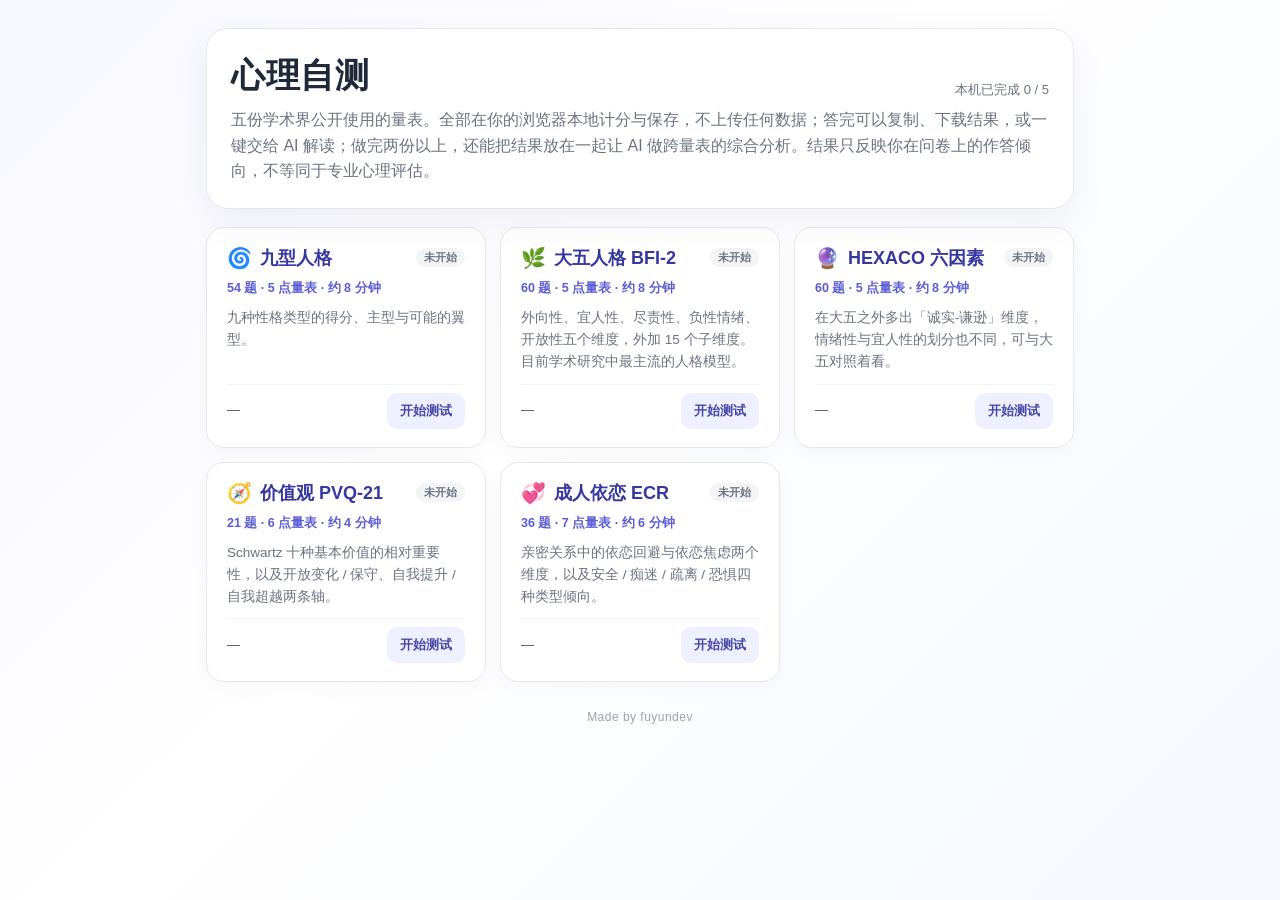
<file: index.html>
<!doctype html>
<html lang="zh-CN">
<head>
  <meta charset="utf-8" />
  <meta name="viewport" content="width=device-width, initial-scale=1" />
  <meta name="description" content="几份公开心理量表的在线自测：九型人格、大五人格 BFI-2、HEXACO-60、Schwartz 价值观 PVQ-21、成人依恋 ECR。全部本地计分，不上传数据；答完可复制、下载，或交给 AI 做单份与跨量表的综合解读。" />
  <meta name="theme-color" content="#5b5bd6" />
  <meta property="og:type" content="website" />
  <meta property="og:title" content="心理自测" />
  <meta property="og:description" content="九型人格、大五 BFI-2、HEXACO-60、价值观 PVQ-21、成人依恋 ECR 五份自测，本地计分不上传，可一键交给 AI 综合解读。" />
  <link rel="icon" href="data:image/svg+xml,%3Csvg xmlns='http://www.w3.org/2000/svg' viewBox='0 0 100 100'%3E%3Ctext y='.9em' font-size='90'%3E%F0%9F%A7%A9%3C/text%3E%3C/svg%3E" />
  <title>心理自测</title>
  <link rel="stylesheet" href="assets/style.css" />
</head>
<body data-page="hub" data-base="">
  <main class="wrap">
    <header id="header" class="static">
      <div class="head-row"><h1>心理自测</h1><span class="head-note" id="doneCount">本机已完成 0 / 5</span></div>
      <p class="sub">五份学术界公开使用的量表。全部在你的浏览器本地计分与保存，不上传任何数据；答完可以复制、下载结果，或一键交给 AI 解读；做完两份以上，还能把结果放在一起让 AI 做跨量表的综合分析。结果只反映你在问卷上的作答倾向，不等同于专业心理评估。</p>
    </header>
    <div class="cards" id="cards"></div>
    <section class="combo highlight" id="combo" hidden>
      <div class="combo-text">
        <div class="label">综合分析</div>
        <div class="type" id="comboTitle"></div>
        <p class="desc" id="comboDesc"></p>
      </div>
      <div class="ai-group" id="comboAi"></div>
      <div class="combo-row combo-ai">
        <button class="secondary small" id="comboCopy">复制全部结果 + 提示词</button>
        <a class="secondary small btnlike" href="overview/">查看结果总览</a>
        <span class="export-note" id="comboNote"></span>
      </div>
    </section>
    <footer>Made by fuyundev</footer>
  </main>
  <div id="toast" role="status" aria-live="polite"></div>
  <script src="assets/ai-logos.js"></script>
  <script src="assets/common.js"></script>
  <script src="assets/result-ctx.js"></script>
  <script src="assets/tests/enneagram.js"></script>
  <script src="assets/tests/bfi2.js"></script>
  <script src="assets/tests/hexaco.js"></script>
  <script src="assets/tests/pvq.js"></script>
  <script src="assets/tests/ecr.js"></script>
  <script src="assets/hub.js"></script>
</body>
</html>
</file>
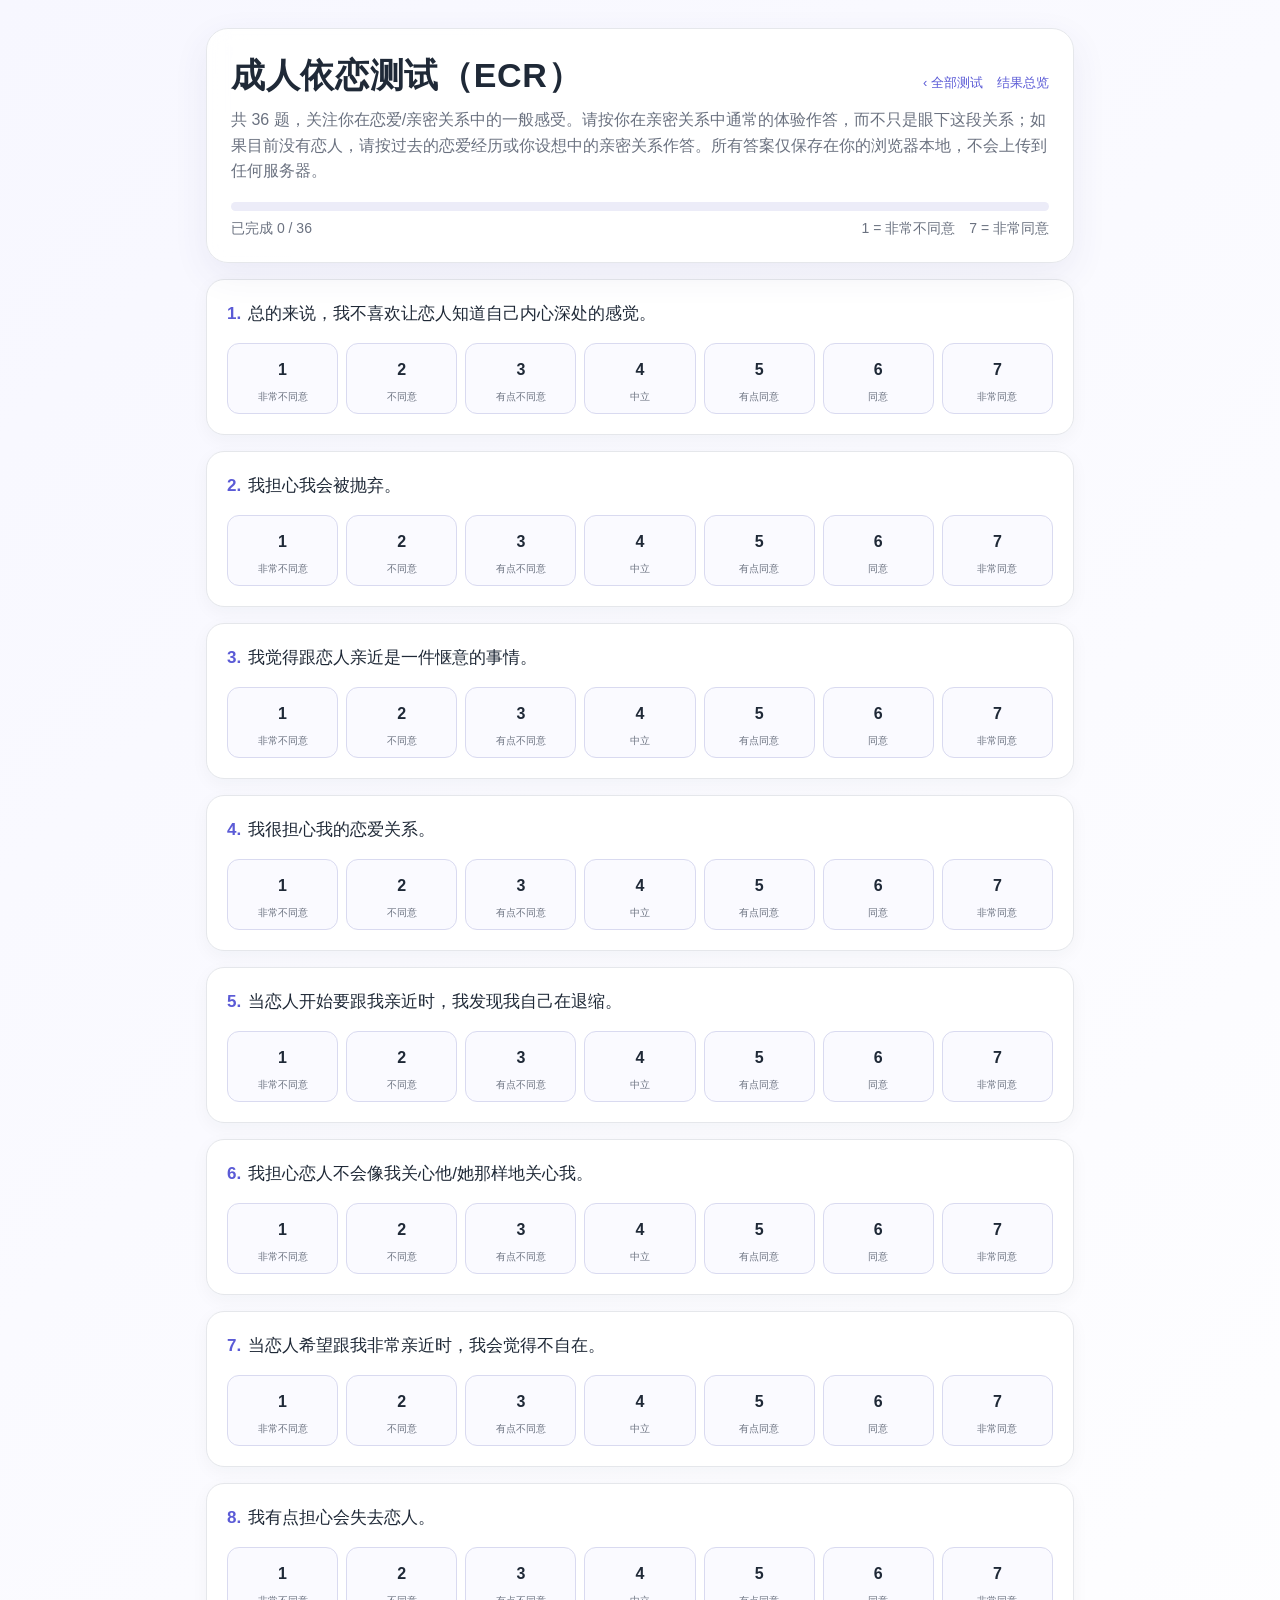
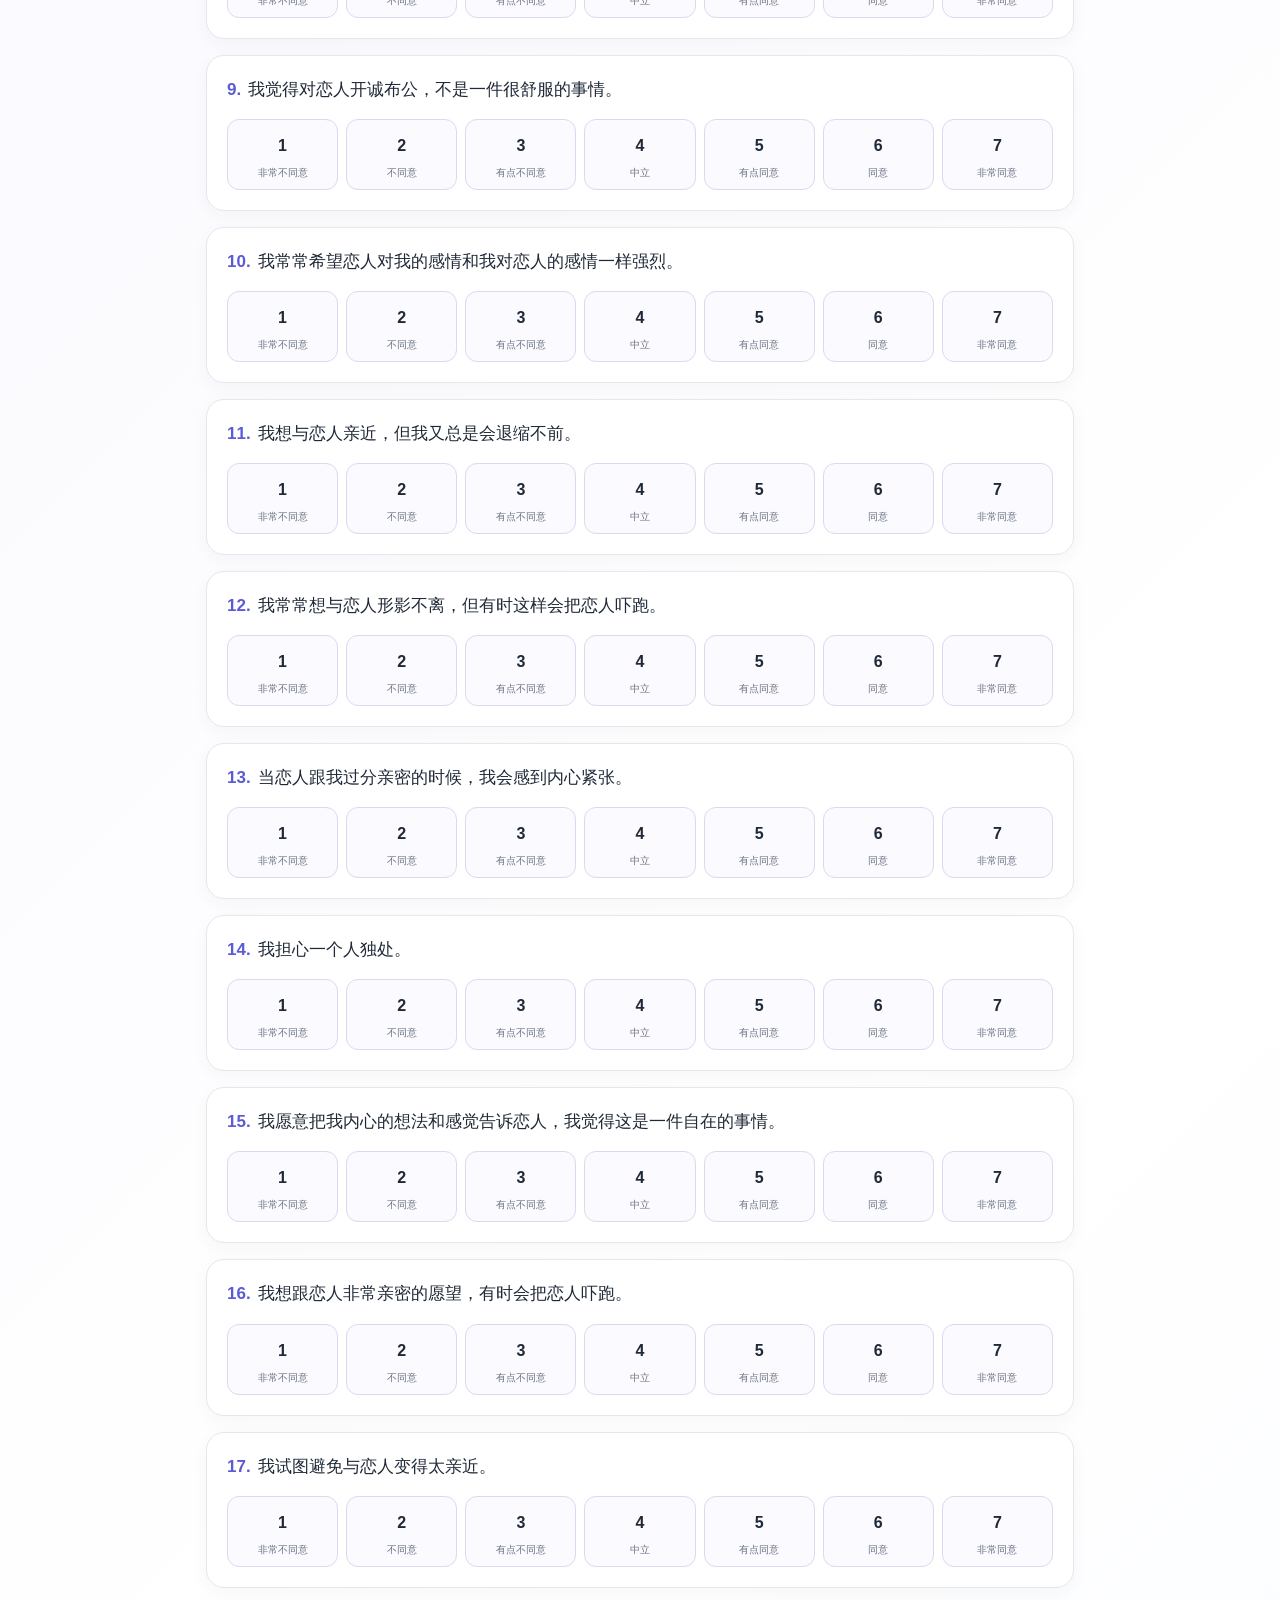
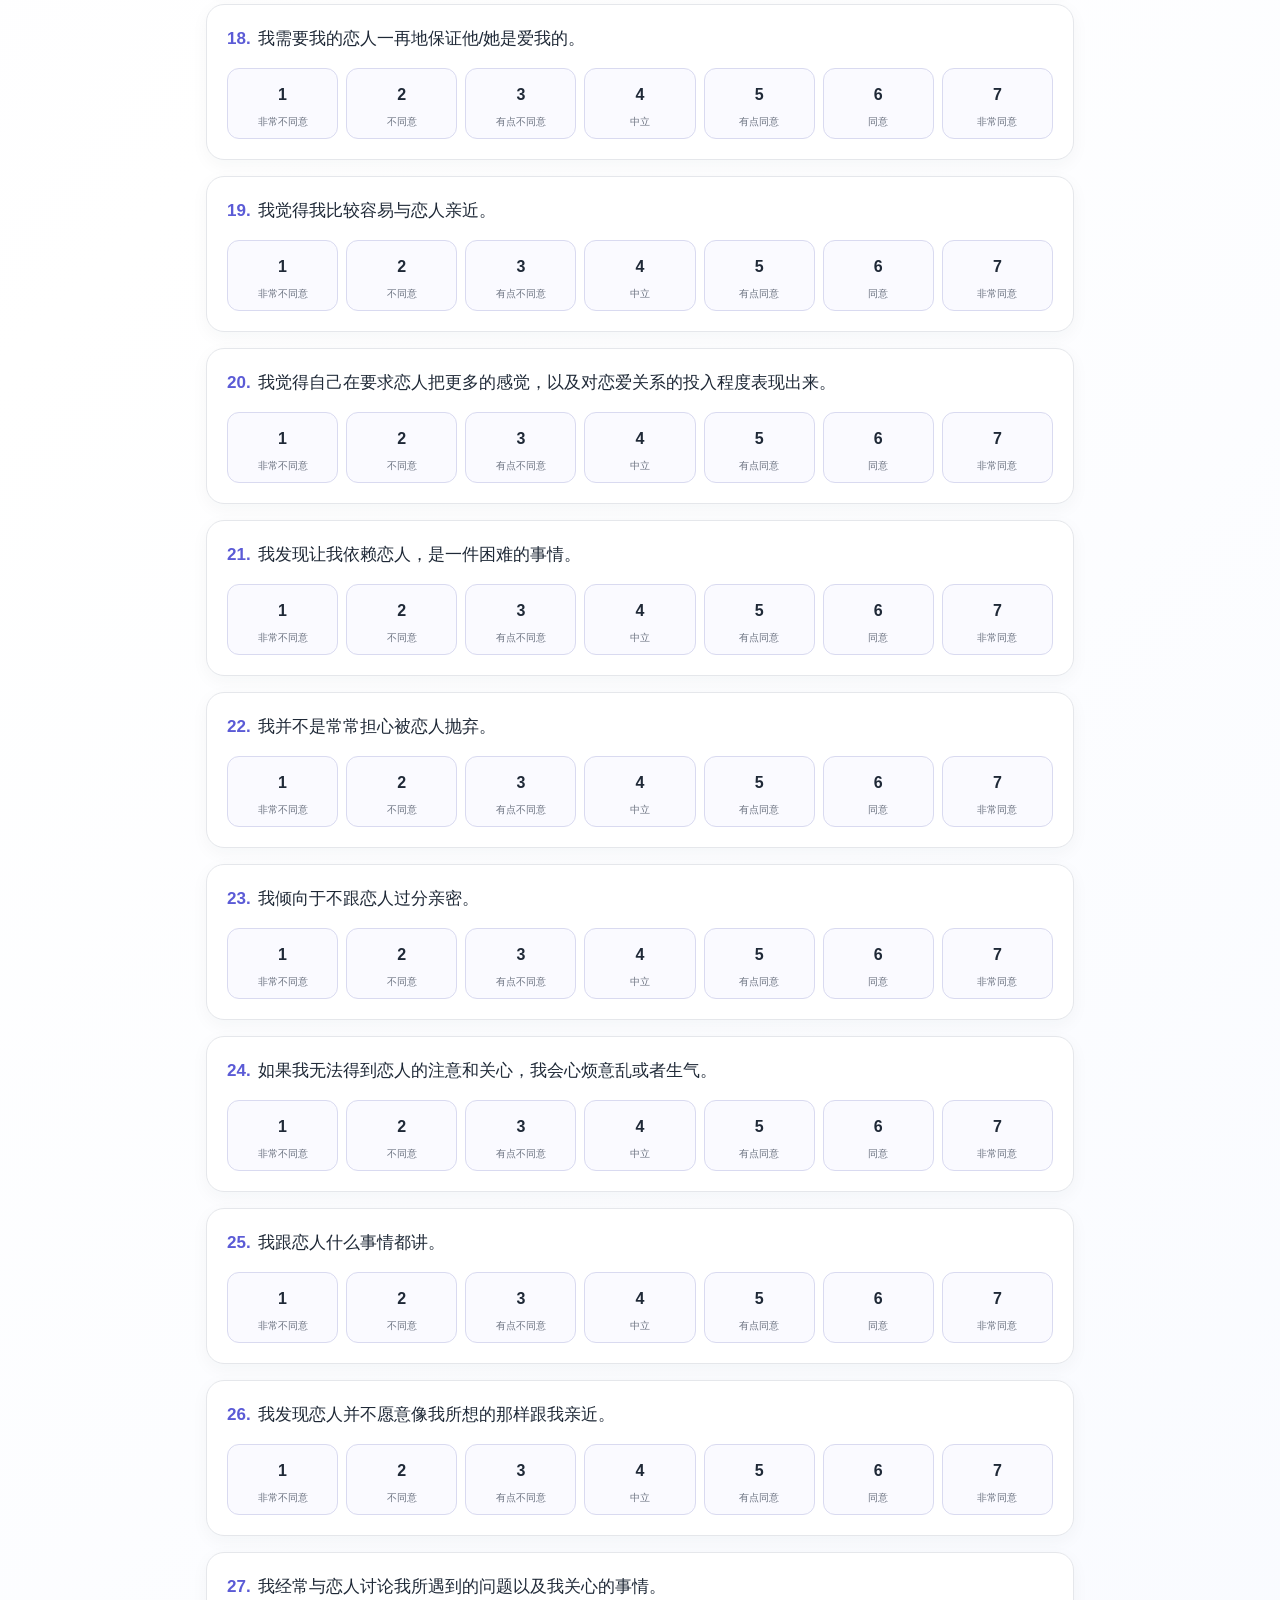
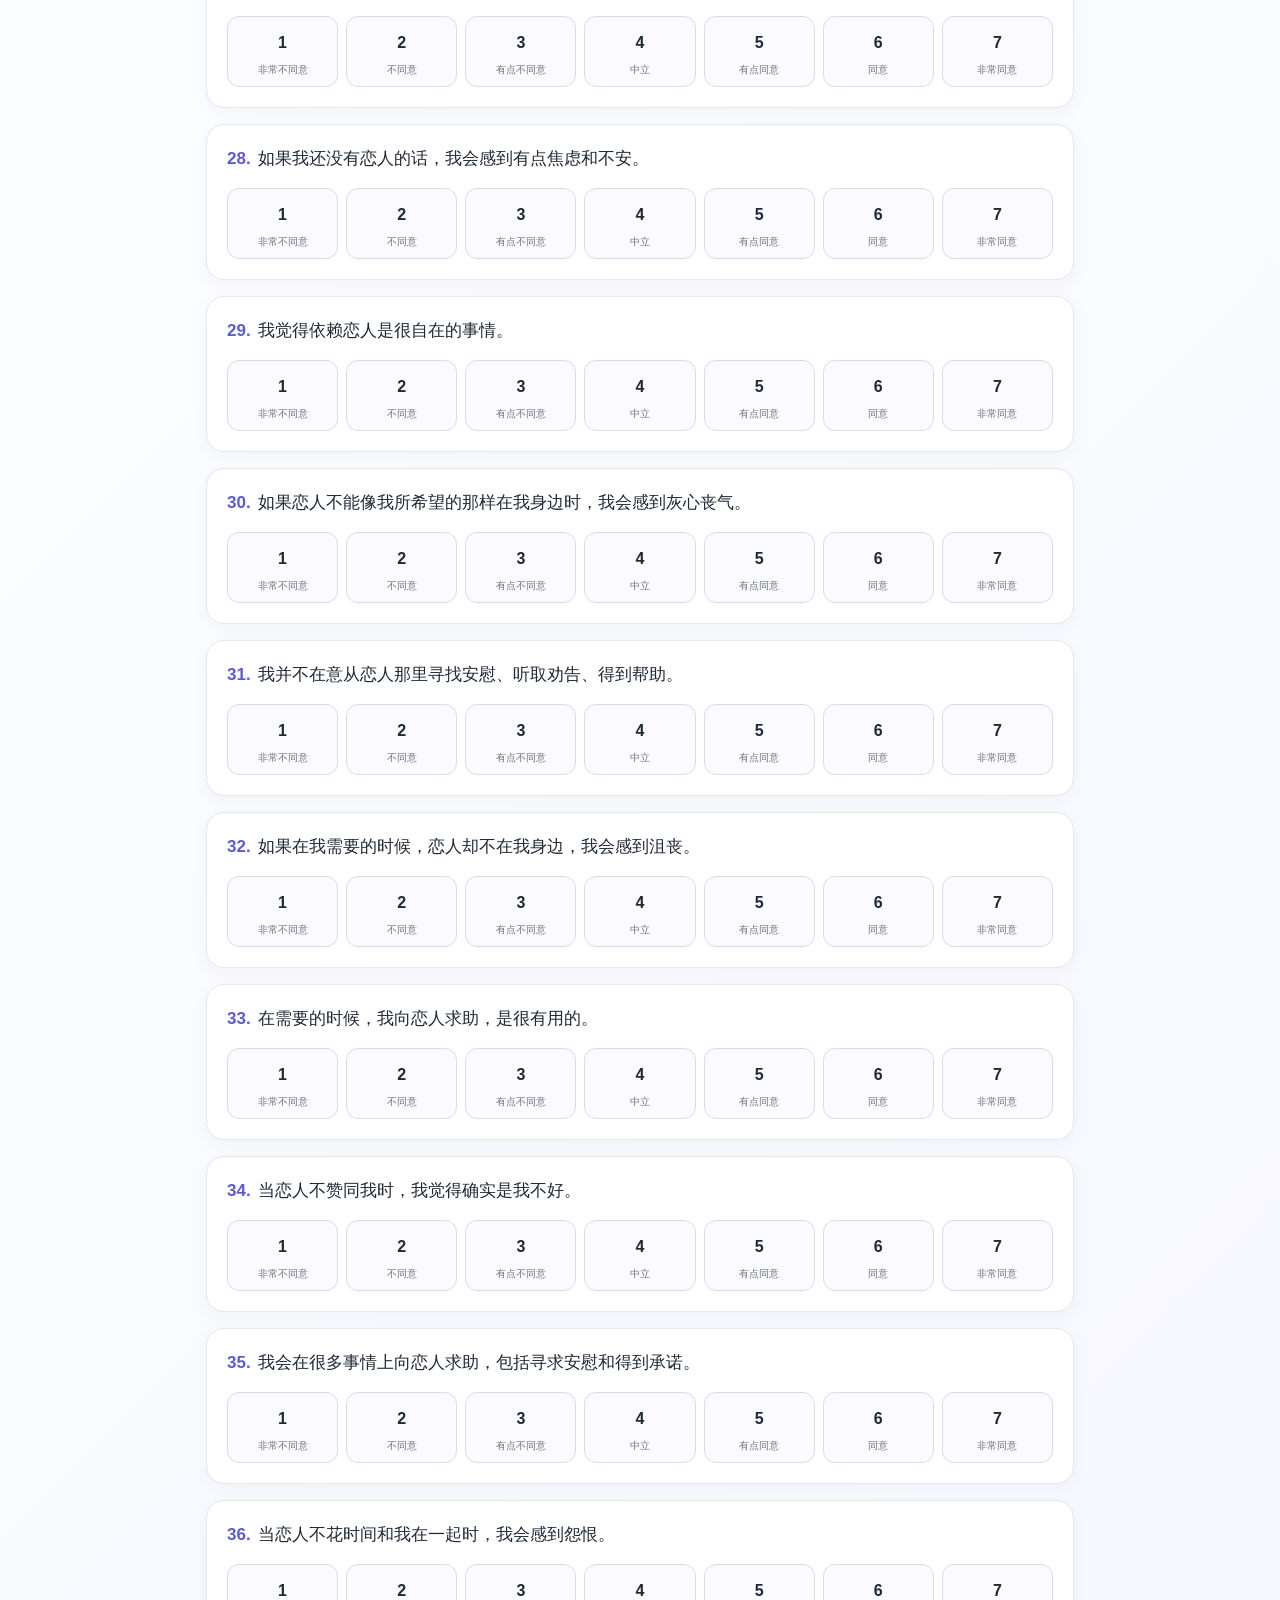
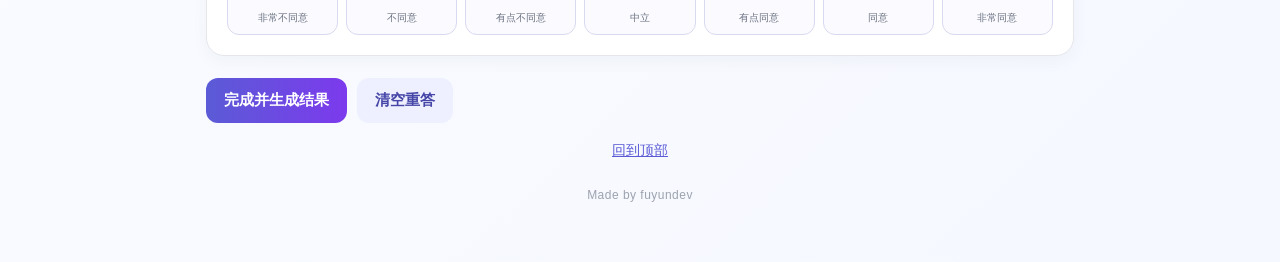
<file: attachment/index.html>
<!doctype html>
<html lang="zh-CN">
<head>
  <meta charset="utf-8" />
  <meta name="viewport" content="width=device-width, initial-scale=1" />
  <meta name="description" content="36 题亲密关系经历量表 ECR 中文版，答完即出依恋回避与依恋焦虑两个维度得分及四种依恋类型倾向；数据仅保存在本地。" />
  <meta name="theme-color" content="#5b5bd6" />
  <meta property="og:type" content="website" />
  <meta property="og:title" content="成人依恋测试（ECR）" />
  <meta property="og:description" content="36 题亲密关系经历量表 ECR 中文版，答完即出依恋回避与依恋焦虑两个维度得分及四种依恋类型倾向；数据仅保存在本地。" />
  <link rel="icon" href="data:image/svg+xml,%3Csvg xmlns='http://www.w3.org/2000/svg' viewBox='0 0 100 100'%3E%3Ctext y='.9em' font-size='90'%3E%F0%9F%92%9E%3C/text%3E%3C/svg%3E" />
  <title>成人依恋测试（ECR）</title>
  <link rel="stylesheet" href="../assets/style.css" />
</head>
<body>
  <main class="wrap">
    <header id="header">
      <div class="htop">
        <h1>成人依恋测试（ECR）</h1>
        <nav class="hnav" aria-label="站内导航"><a href="../">全部测试</a><a href="../overview/">结果总览</a></nav>
      </div>
      <p class="sub">共 36 题，关注你在恋爱/亲密关系中的一般感受。请按你在亲密关系中通常的体验作答，而不只是眼下这段关系；如果目前没有恋人，请按过去的恋爱经历或你设想中的亲密关系作答。所有答案仅保存在你的浏览器本地，不会上传到任何服务器。</p>
      <div class="bar" role="progressbar" aria-valuemin="0" aria-valuemax="36" aria-valuenow="0" id="progressbar"><div id="progress"></div></div>
      <div class="status"><span id="count">已完成 0 / 36</span><span>1 = 非常不同意　7 = 非常同意</span></div>
    </header>

    <section id="questions" aria-label="题目列表"></section>
    <div class="actions">
      <button class="primary" id="finish">完成并生成结果</button>
      <button class="secondary" id="clear">清空重答</button>
    </div>
    <section class="result" id="result" aria-live="polite">
      <h2>你的答题结果</h2>
      <p class="hint">依恋回避 = 单数题均分，依恋焦虑 = 双数题均分（1～7 分，反向题已换算）。四种依恋类型只是按量表中点（4 分）做的粗略归类，靠近中点时倾向并不明显；两个维度的具体分数比类型标签更有信息量。结果不等同于专业心理评估。</p>
      <div id="resultBody"></div>
      <textarea id="summary" hidden readonly aria-hidden="true" tabindex="-1"></textarea>
      <div class="export-box">
        <div class="ai-cta">
          <div class="ai-cta-text"><b>让 AI 解读我的结果</b><span>会把你的逐题作答、各项得分和一段分析提示词一起复制，粘贴到 AI 里发送即可。内容由你自己粘贴，本页不经手任何数据。</span></div>
          <div class="ai-group" id="aiGroup"></div>
        </div>
        <details class="more" open>
          <summary>复制、下载、只要汇总</summary>
          <div class="more-body">
            <div class="export-row">
              <span class="export-label">内容</span>
              <div class="segmented" role="radiogroup" aria-label="导出内容" id="exportMode">
                <button type="button" class="on" data-mode="details" role="radio" aria-checked="true">逐题结果</button>
                <button type="button" data-mode="summary" role="radio" aria-checked="false">汇总结果</button>
              </div>
              <span class="export-note">上面的 AI 按钮也按这里的选择发送。</span>
            </div>
            <div class="export-row">
              <button class="secondary small" id="copy">复制文本</button>
              <button class="secondary small" id="copyPrompt">复制提示词 + 文本</button>
              <div class="dl-group">
                <button class="secondary small" data-format="txt">下载 TXT</button>
                <button class="secondary small" data-format="csv">下载 CSV</button>
                <button class="secondary small" data-format="json">下载 JSON</button>
              </div>
              <div class="wechat-note">微信内置浏览器不支持下载文件，请使用「复制」，或点右上角「在浏览器中打开」后再下载。</div>
            </div>
          </div>
        </details>
      </div>
      <div class="next" id="next"></div>
      <p class="cite">Brennan, K. A., Clark, C. L., &amp; Shaver, P. R. (1998). Self-report measurement of adult attachment. 中文版：李同归, 加藤和生. (2006). 成人依恋的测量：亲密关系经历量表（ECR）中文版. <i>心理学报, 38</i>(3), 399–406.</p>
    </section>
    <div class="top"><a id="toplink" href="#top">回到顶部</a></div>
    <footer>Made by fuyundev</footer>
  </main>
  <div id="toast" role="status" aria-live="polite"></div>
  <button id="fab" type="button" aria-label="页面导航"></button>
  <script src="../assets/ai-logos.js"></script>
  <script src="../assets/common.js"></script>
  <script src="../assets/result-ctx.js"></script>
  <script src="../assets/tests/ecr.js"></script>
  <script src="../assets/app.js"></script>
</body>
</html>
</file>
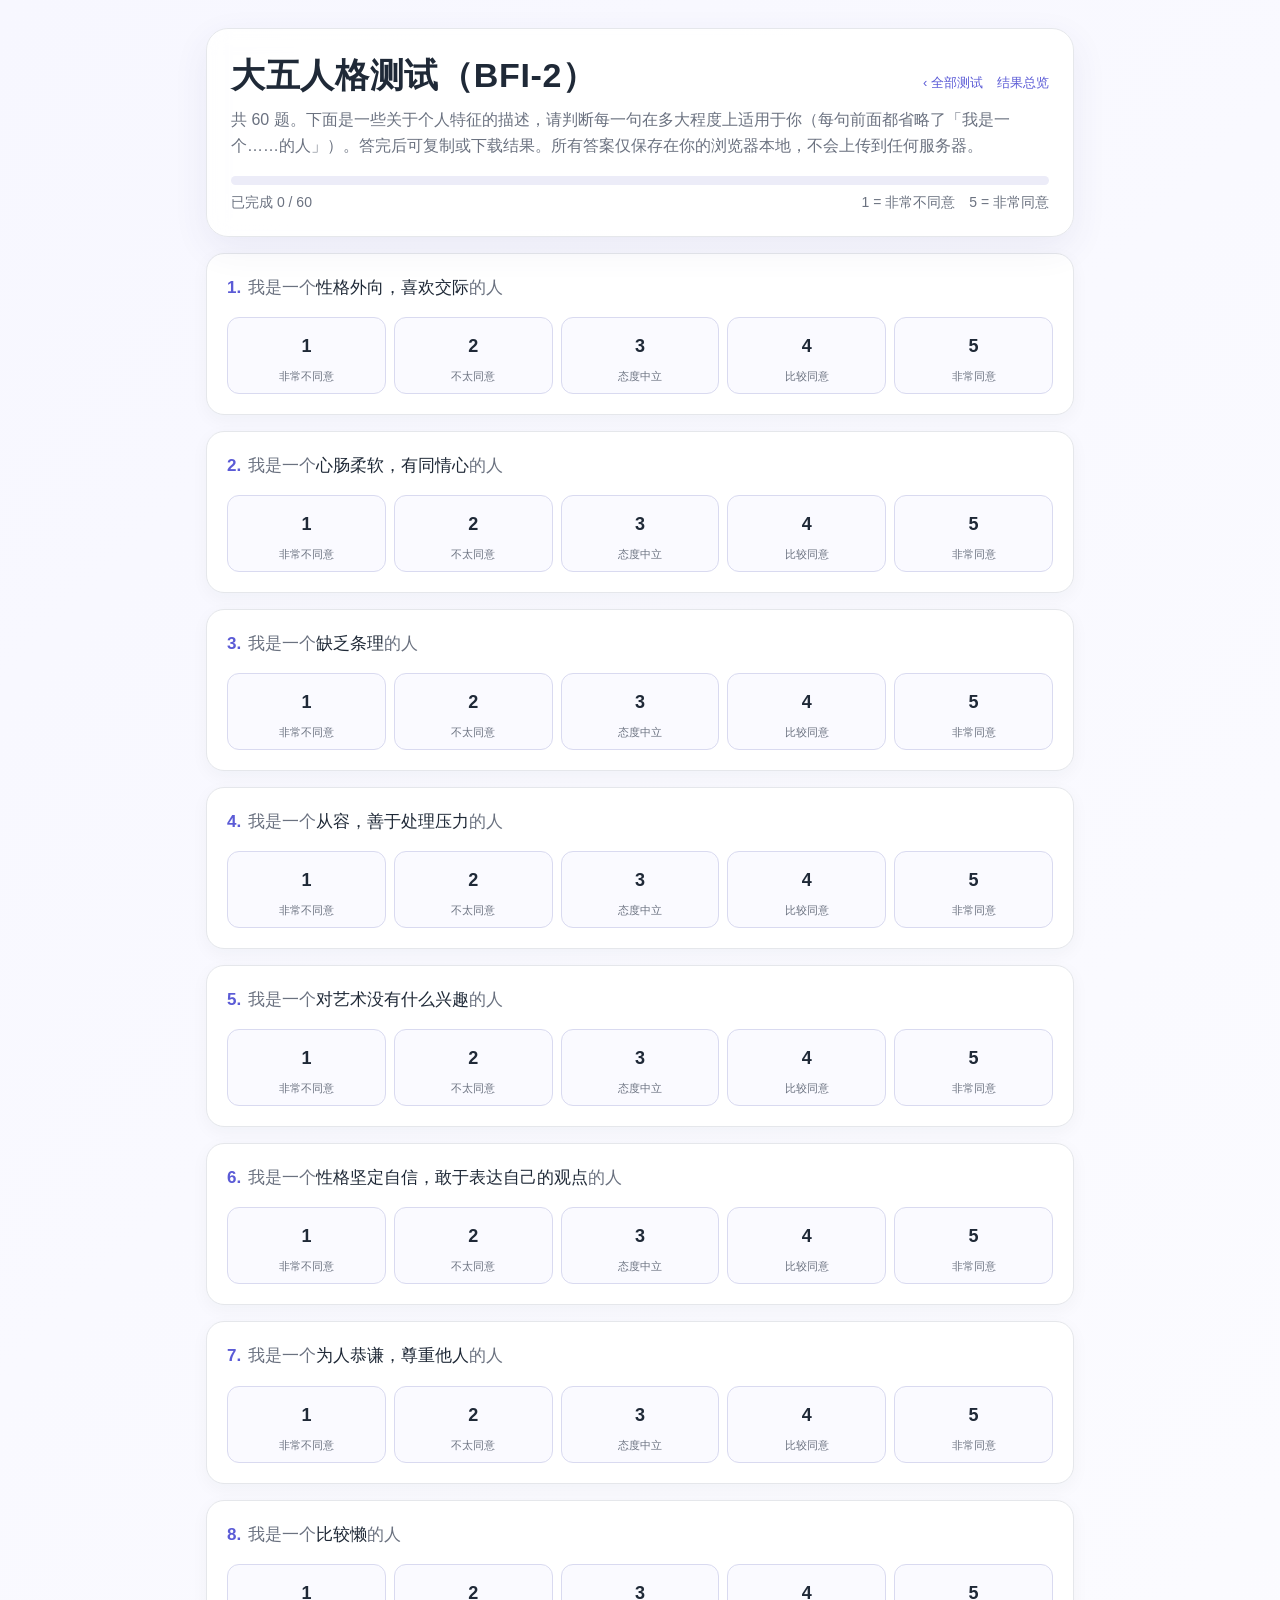
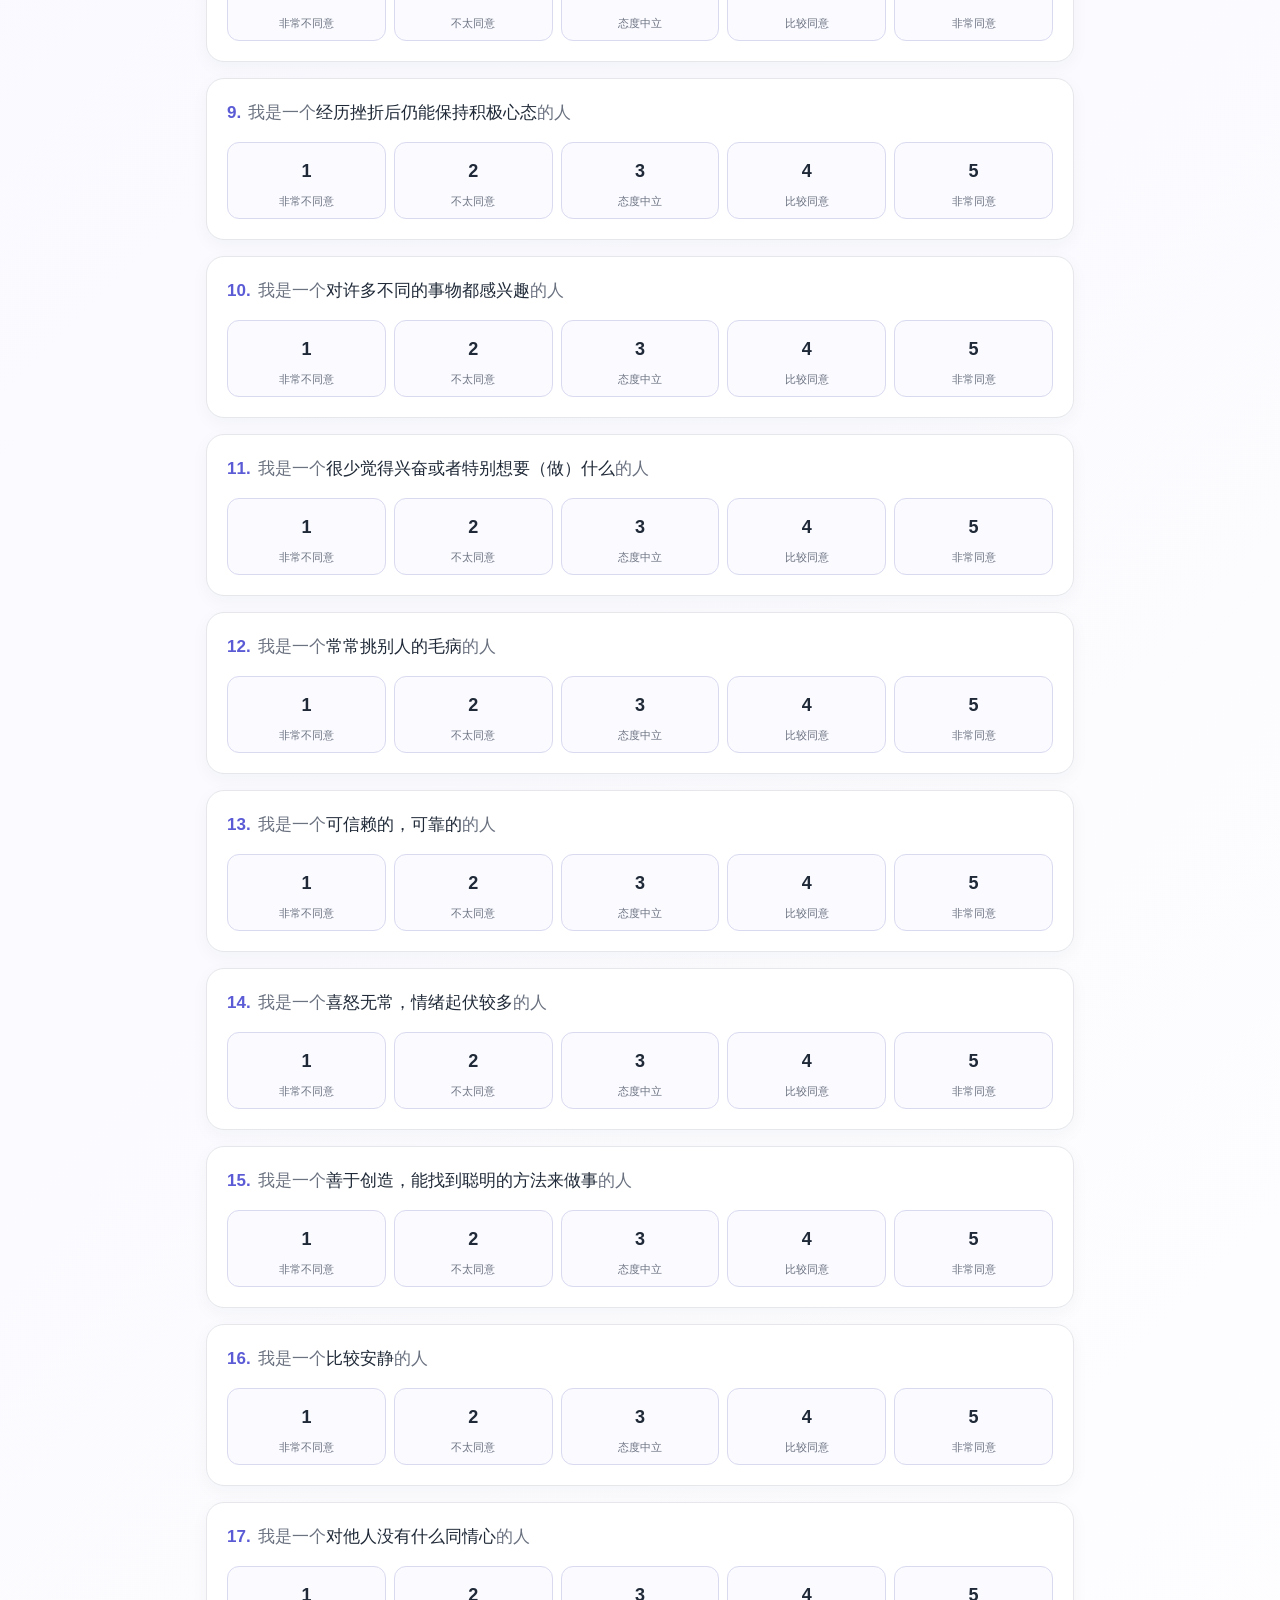
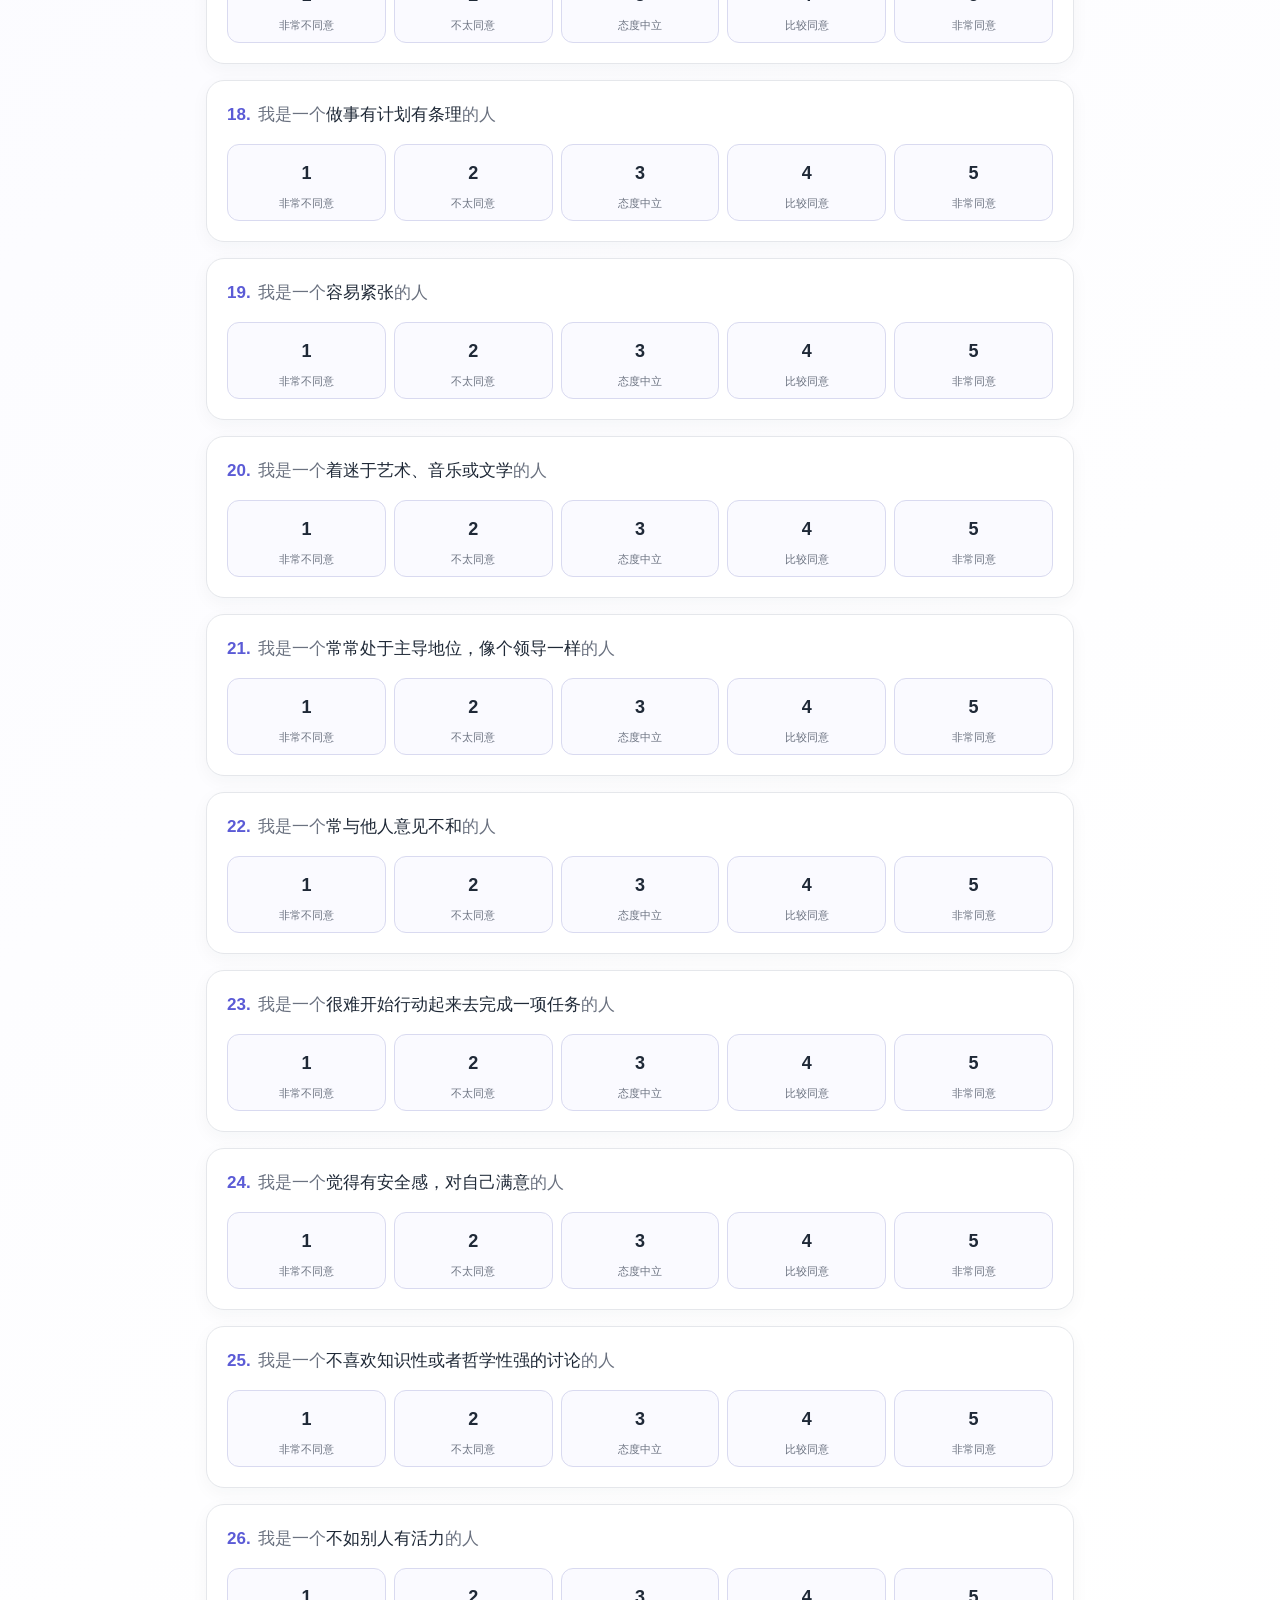
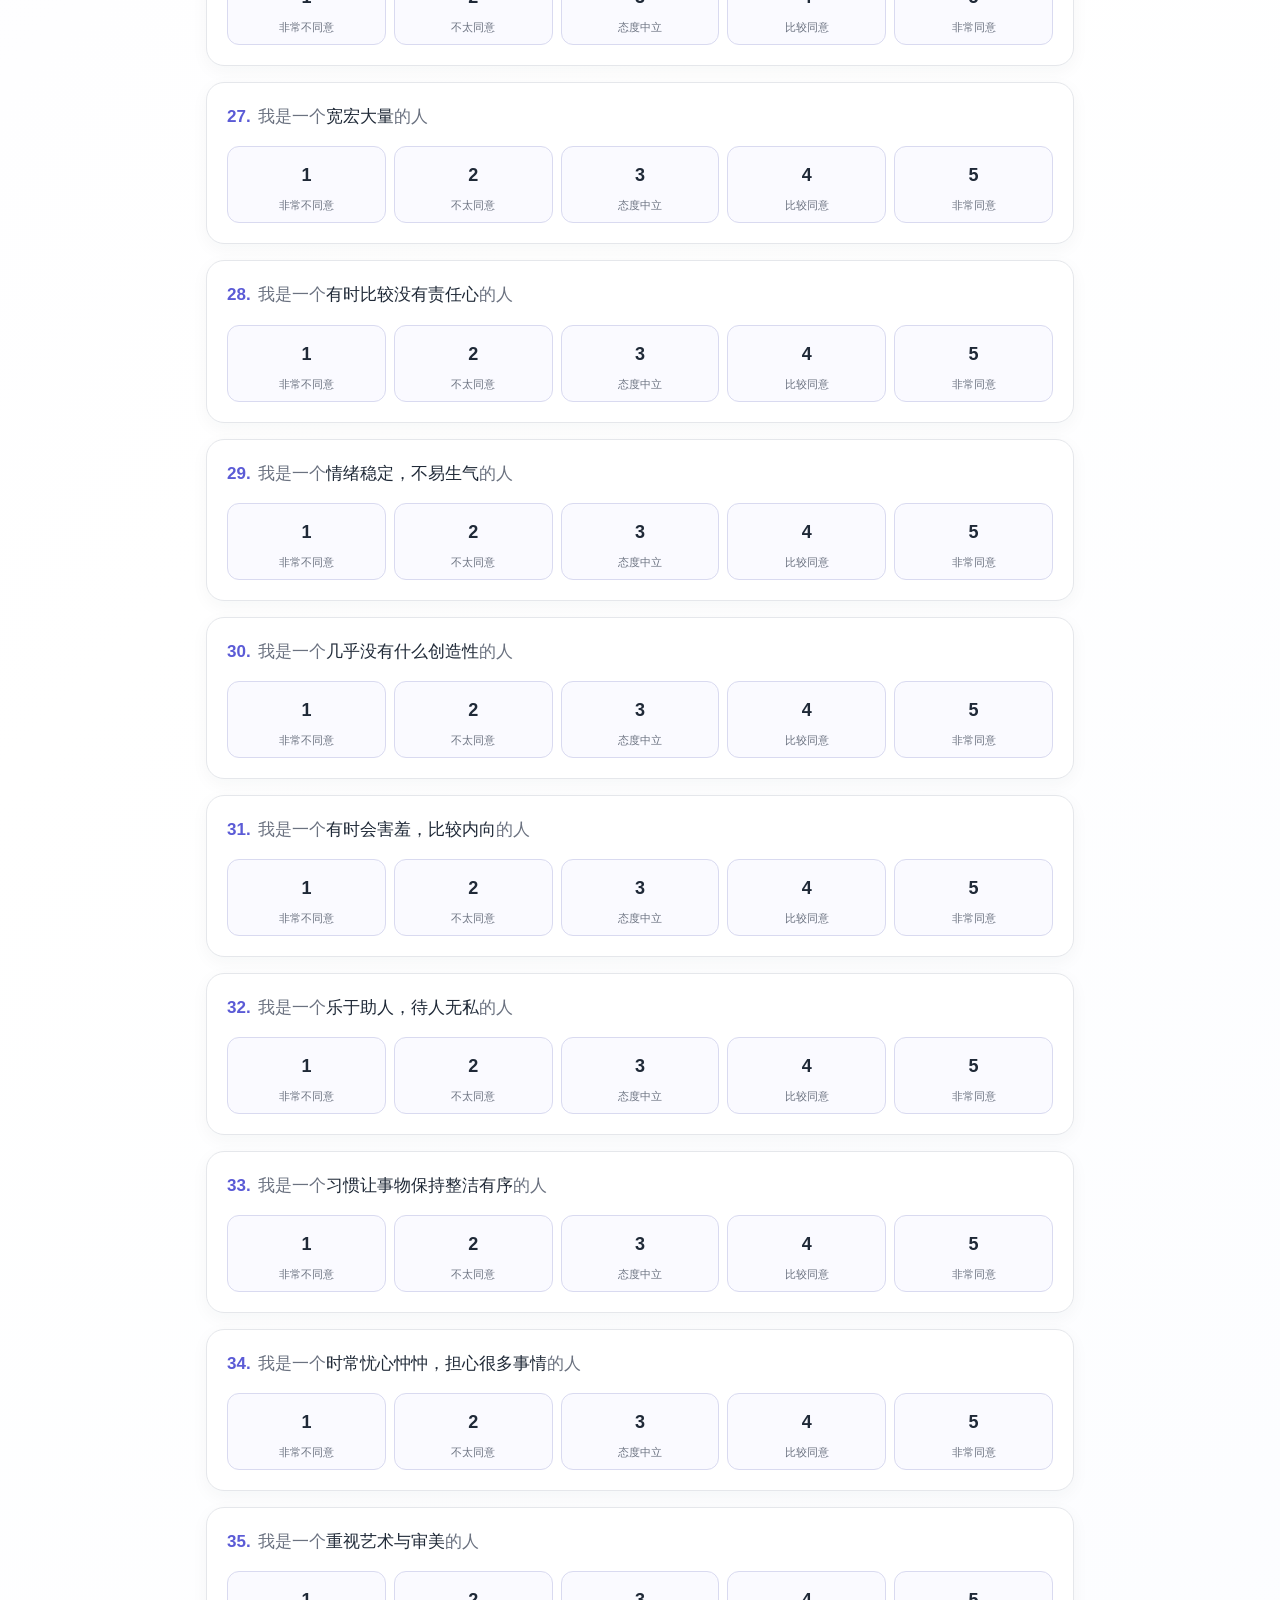
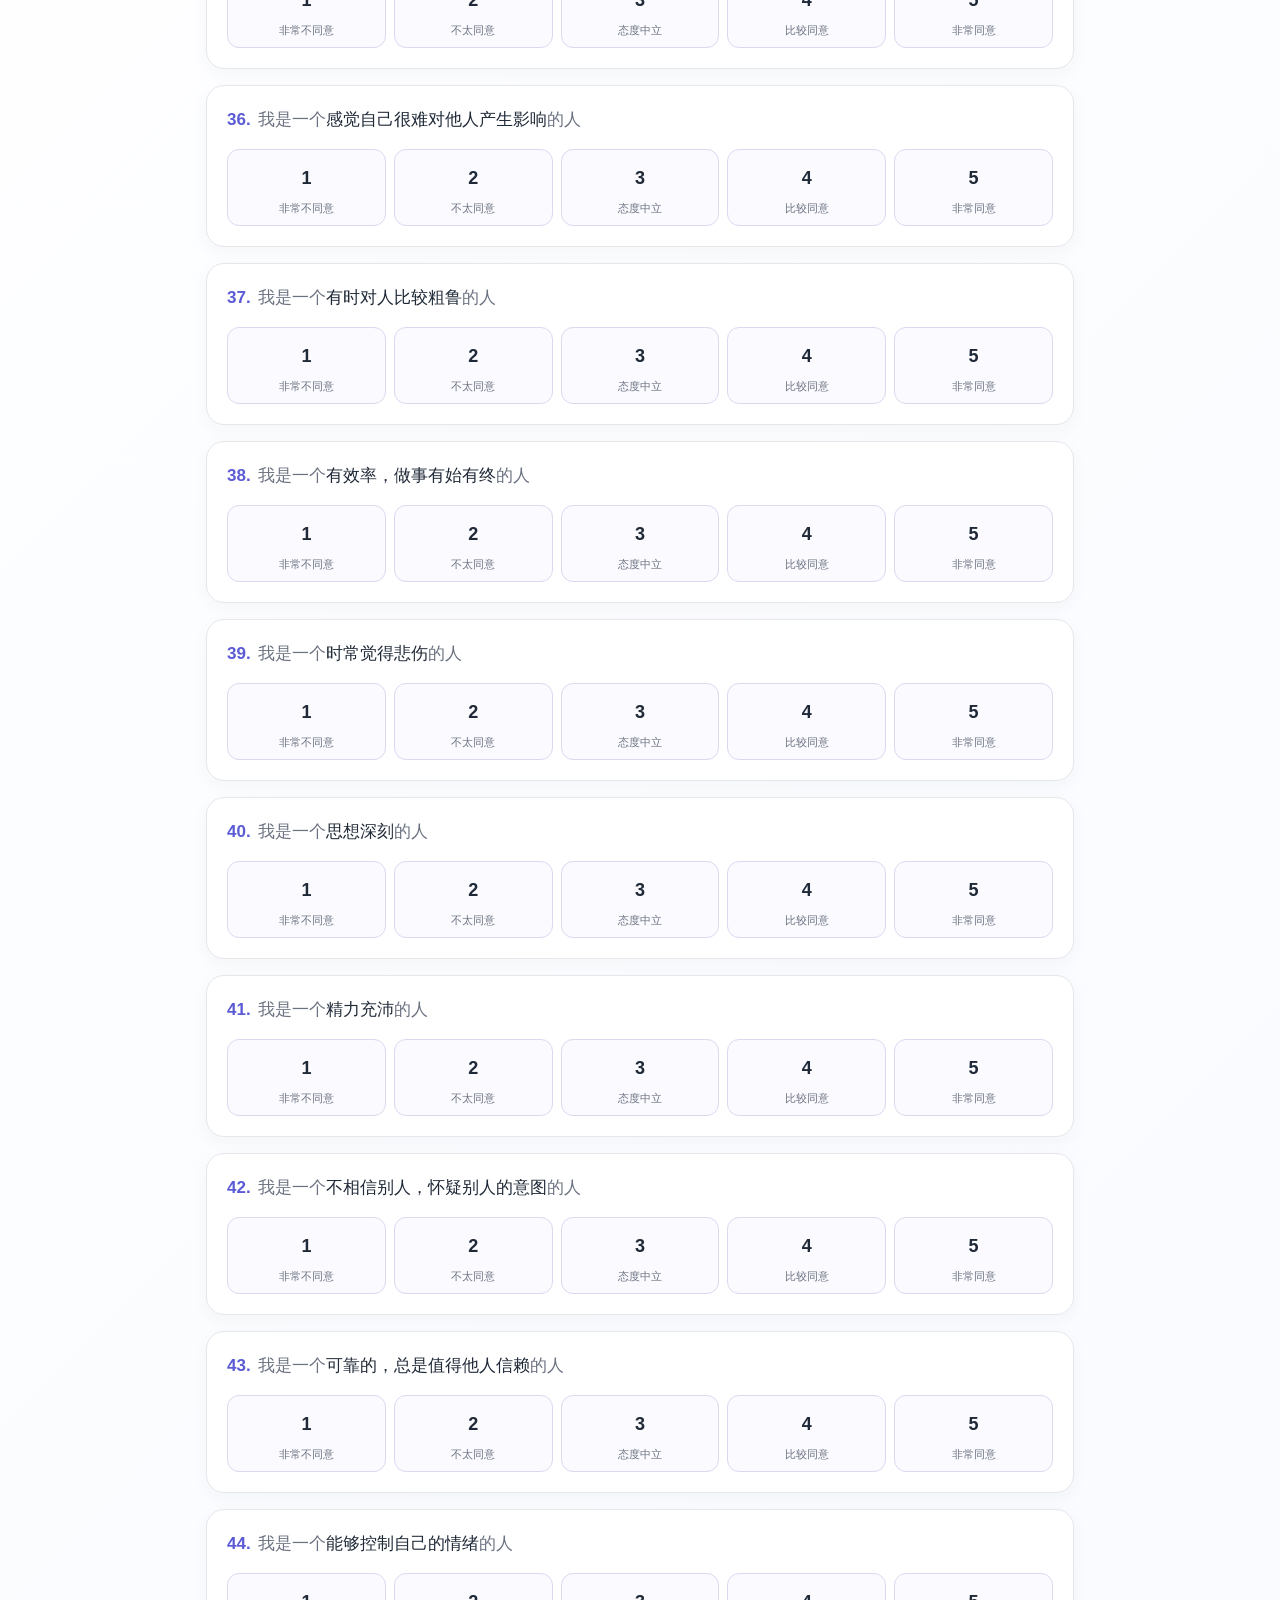
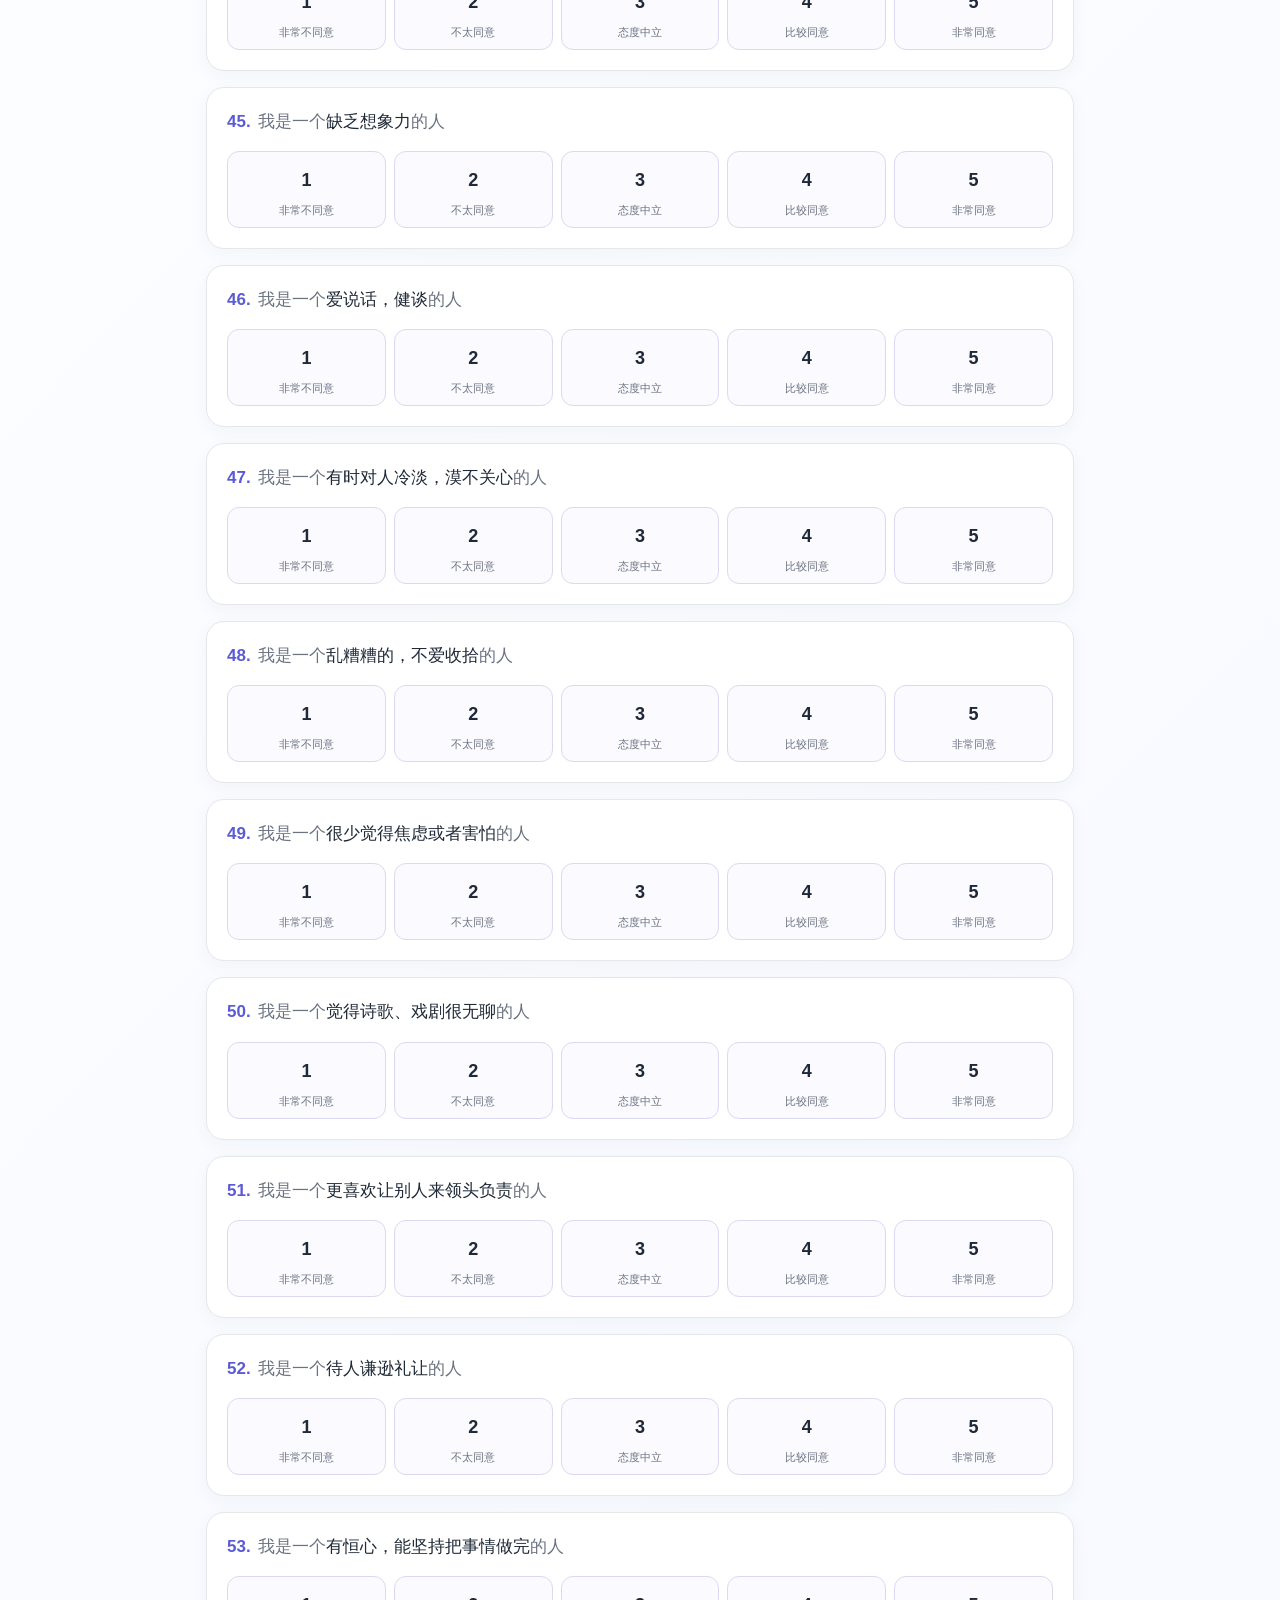
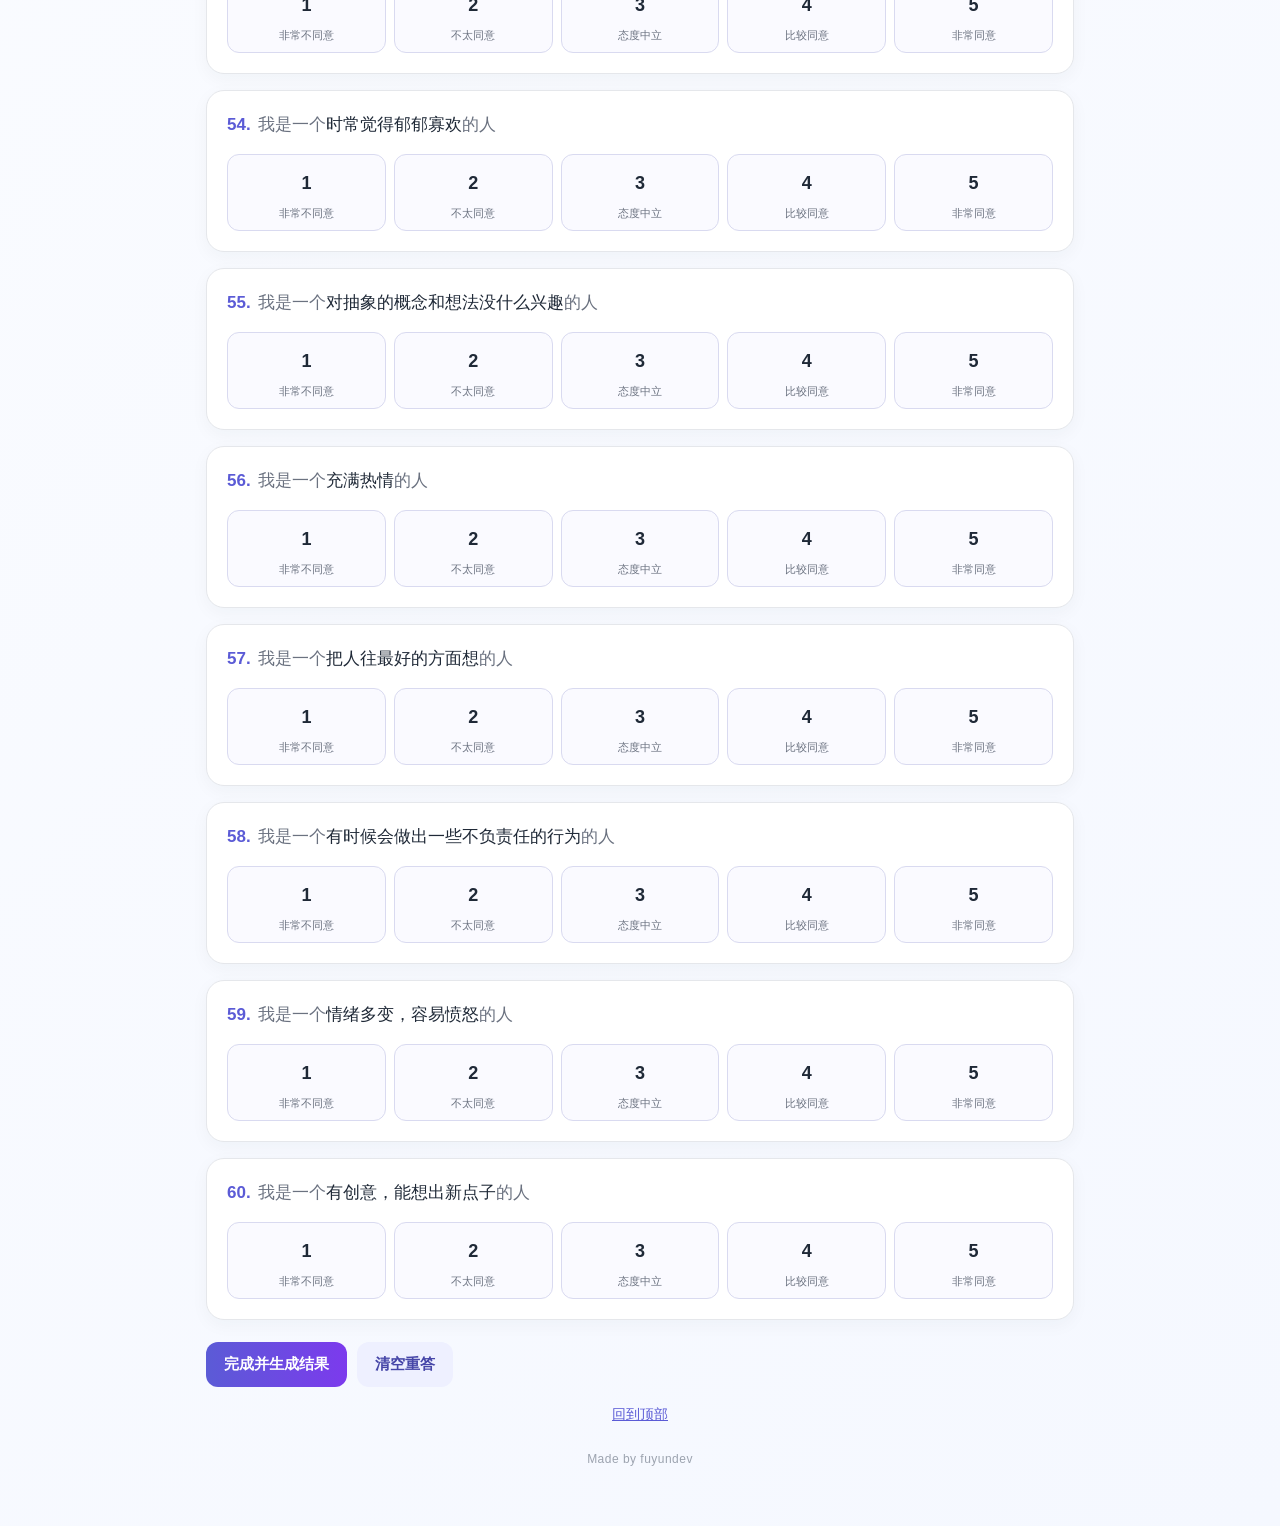
<file: bfi2/index.html>
<!doctype html>
<html lang="zh-CN">
<head>
  <meta charset="utf-8" />
  <meta name="viewport" content="width=device-width, initial-scale=1" />
  <meta name="description" content="60 题大五人格问卷 BFI-2 中文版，答完即出外向性、宜人性、尽责性、负性情绪、开放性五个维度及 15 个子维度得分；数据仅保存在本地。" />
  <meta name="theme-color" content="#5b5bd6" />
  <meta property="og:type" content="website" />
  <meta property="og:title" content="大五人格测试（BFI-2）" />
  <meta property="og:description" content="60 题大五人格问卷 BFI-2 中文版，答完即出外向性、宜人性、尽责性、负性情绪、开放性五个维度及 15 个子维度得分；数据仅保存在本地。" />
  <link rel="icon" href="data:image/svg+xml,%3Csvg xmlns='http://www.w3.org/2000/svg' viewBox='0 0 100 100'%3E%3Ctext y='.9em' font-size='90'%3E%F0%9F%8C%BF%3C/text%3E%3C/svg%3E" />
  <title>大五人格测试（BFI-2）</title>
  <link rel="stylesheet" href="../assets/style.css" />
</head>
<body>
  <main class="wrap">
    <header id="header">
      <div class="htop">
        <h1>大五人格测试（BFI-2）</h1>
        <nav class="hnav" aria-label="站内导航"><a href="../">全部测试</a><a href="../overview/">结果总览</a></nav>
      </div>
      <p class="sub">共 60 题。下面是一些关于个人特征的描述，请判断每一句在多大程度上适用于你（每句前面都省略了「我是一个……的人」）。答完后可复制或下载结果。所有答案仅保存在你的浏览器本地，不会上传到任何服务器。</p>
      <div class="bar" role="progressbar" aria-valuemin="0" aria-valuemax="60" aria-valuenow="0" id="progressbar"><div id="progress"></div></div>
      <div class="status"><span id="count">已完成 0 / 60</span><span>1 = 非常不同意　5 = 非常同意</span></div>
    </header>

    <section id="questions" aria-label="题目列表"></section>
    <div class="actions">
      <button class="primary" id="finish">完成并生成结果</button>
      <button class="secondary" id="clear">清空重答</button>
    </div>
    <section class="result" id="result" aria-live="polite">
      <h2>你的答题结果</h2>
      <p class="hint">每个维度取所属 12 题的平均分（1～5 分，反向题已换算），下面还列出 15 个子维度。分数只反映你在这份问卷上的自我描述，不等同于专业心理评估；「偏高 / 偏低」是相对量表中点的粗略划分，并非常模比较。</p>
      <div id="resultBody"></div>
      <textarea id="summary" hidden readonly aria-hidden="true" tabindex="-1"></textarea>
      <div class="export-box">
        <div class="ai-cta">
          <div class="ai-cta-text"><b>让 AI 解读我的结果</b><span>会把你的逐题作答、各项得分和一段分析提示词一起复制，粘贴到 AI 里发送即可。内容由你自己粘贴，本页不经手任何数据。</span></div>
          <div class="ai-group" id="aiGroup"></div>
        </div>
        <details class="more" open>
          <summary>复制、下载、只要汇总</summary>
          <div class="more-body">
            <div class="export-row">
              <span class="export-label">内容</span>
              <div class="segmented" role="radiogroup" aria-label="导出内容" id="exportMode">
                <button type="button" class="on" data-mode="details" role="radio" aria-checked="true">逐题结果</button>
                <button type="button" data-mode="summary" role="radio" aria-checked="false">汇总结果</button>
              </div>
              <span class="export-note">上面的 AI 按钮也按这里的选择发送。</span>
            </div>
            <div class="export-row">
              <button class="secondary small" id="copy">复制文本</button>
              <button class="secondary small" id="copyPrompt">复制提示词 + 文本</button>
              <div class="dl-group">
                <button class="secondary small" data-format="txt">下载 TXT</button>
                <button class="secondary small" data-format="csv">下载 CSV</button>
                <button class="secondary small" data-format="json">下载 JSON</button>
              </div>
              <div class="wechat-note">微信内置浏览器不支持下载文件，请使用「复制」，或点右上角「在浏览器中打开」后再下载。</div>
            </div>
          </div>
        </details>
      </div>
      <div class="next" id="next"></div>
      <p class="cite">BFI-2 条目版权 © 2015 Oliver P. John &amp; Christopher J. Soto；中文版翻译修订：张博、黎坚、李一茗、罗晶、叶勇豪、尹露、陈卓生。引用：Soto, C. J., &amp; John, O. P. (2017). The next Big Five Inventory (BFI-2). <i>Journal of Personality and Social Psychology, 113</i>, 117–143.</p>
    </section>
    <div class="top"><a id="toplink" href="#top">回到顶部</a></div>
    <footer>Made by fuyundev</footer>
  </main>
  <div id="toast" role="status" aria-live="polite"></div>
  <button id="fab" type="button" aria-label="页面导航"></button>
  <script src="../assets/ai-logos.js"></script>
  <script src="../assets/common.js"></script>
  <script src="../assets/result-ctx.js"></script>
  <script src="../assets/tests/bfi2.js"></script>
  <script src="../assets/app.js"></script>
</body>
</html>
</file>
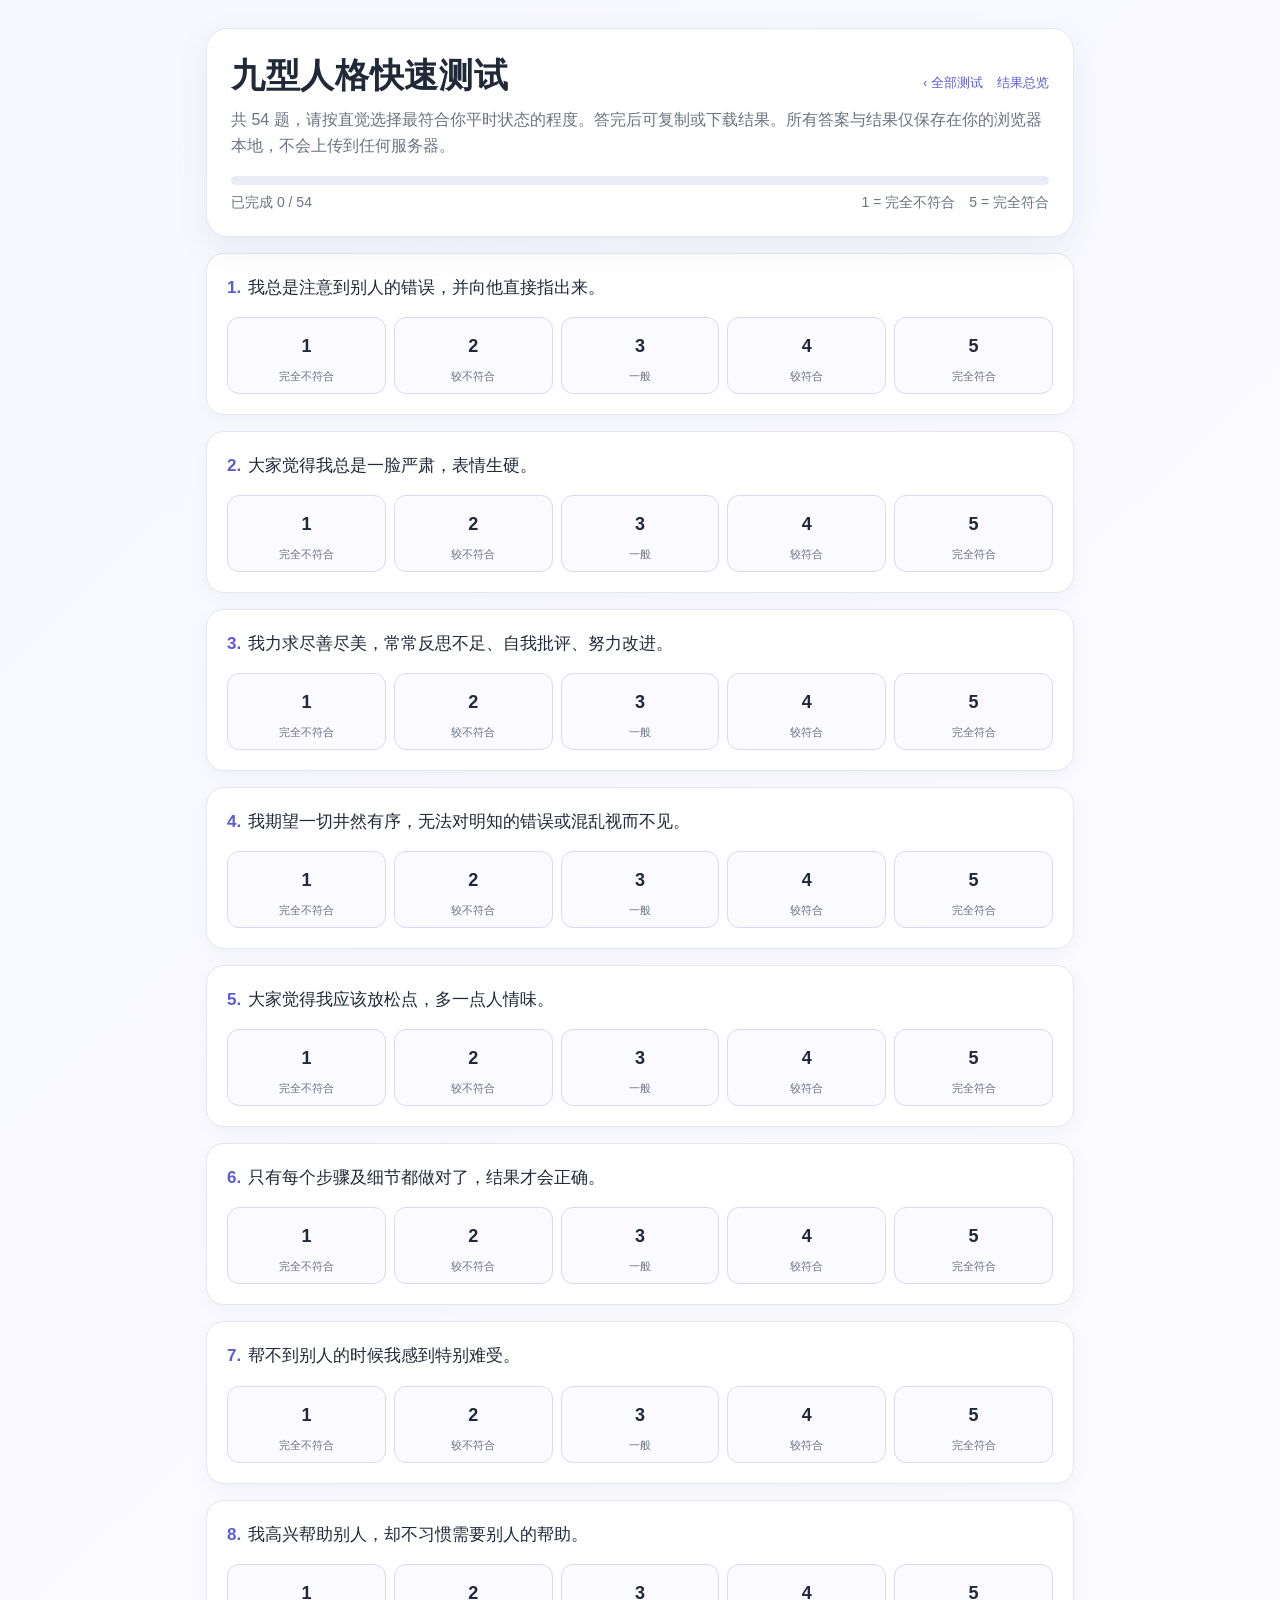
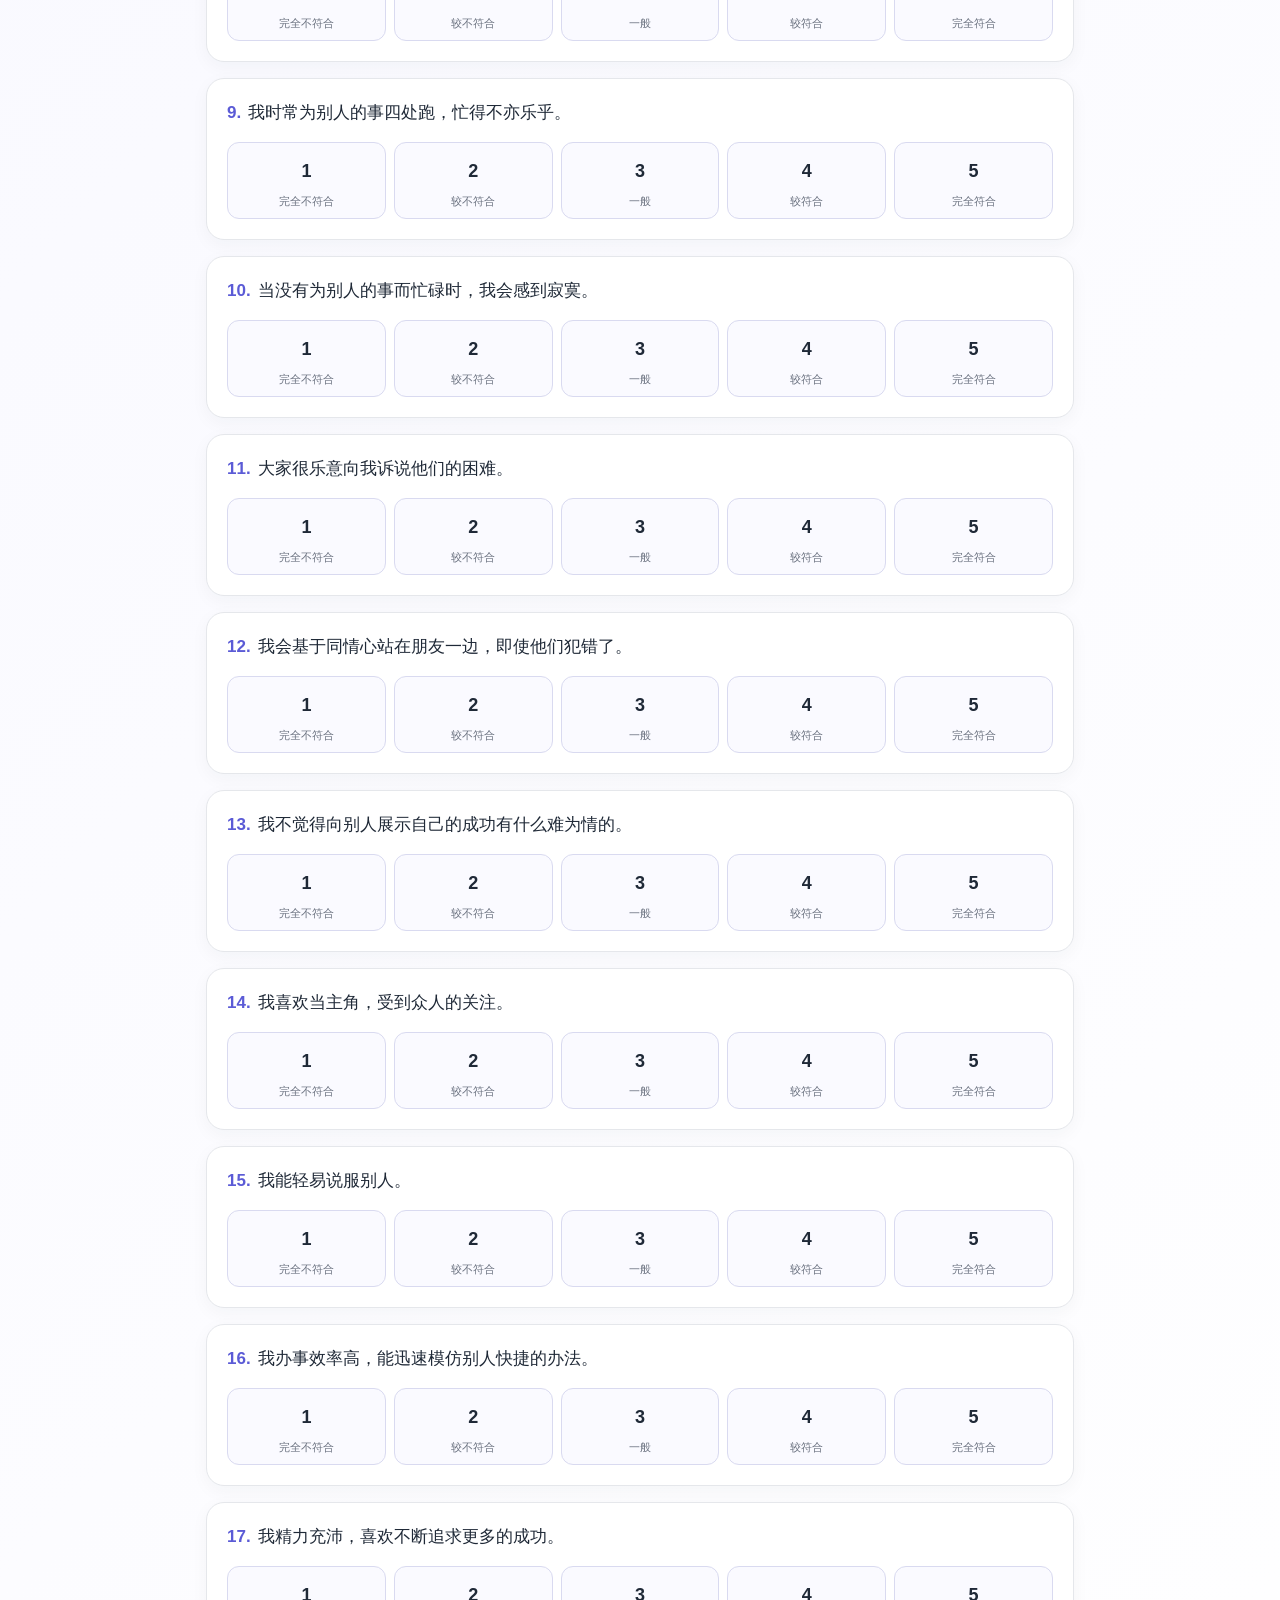
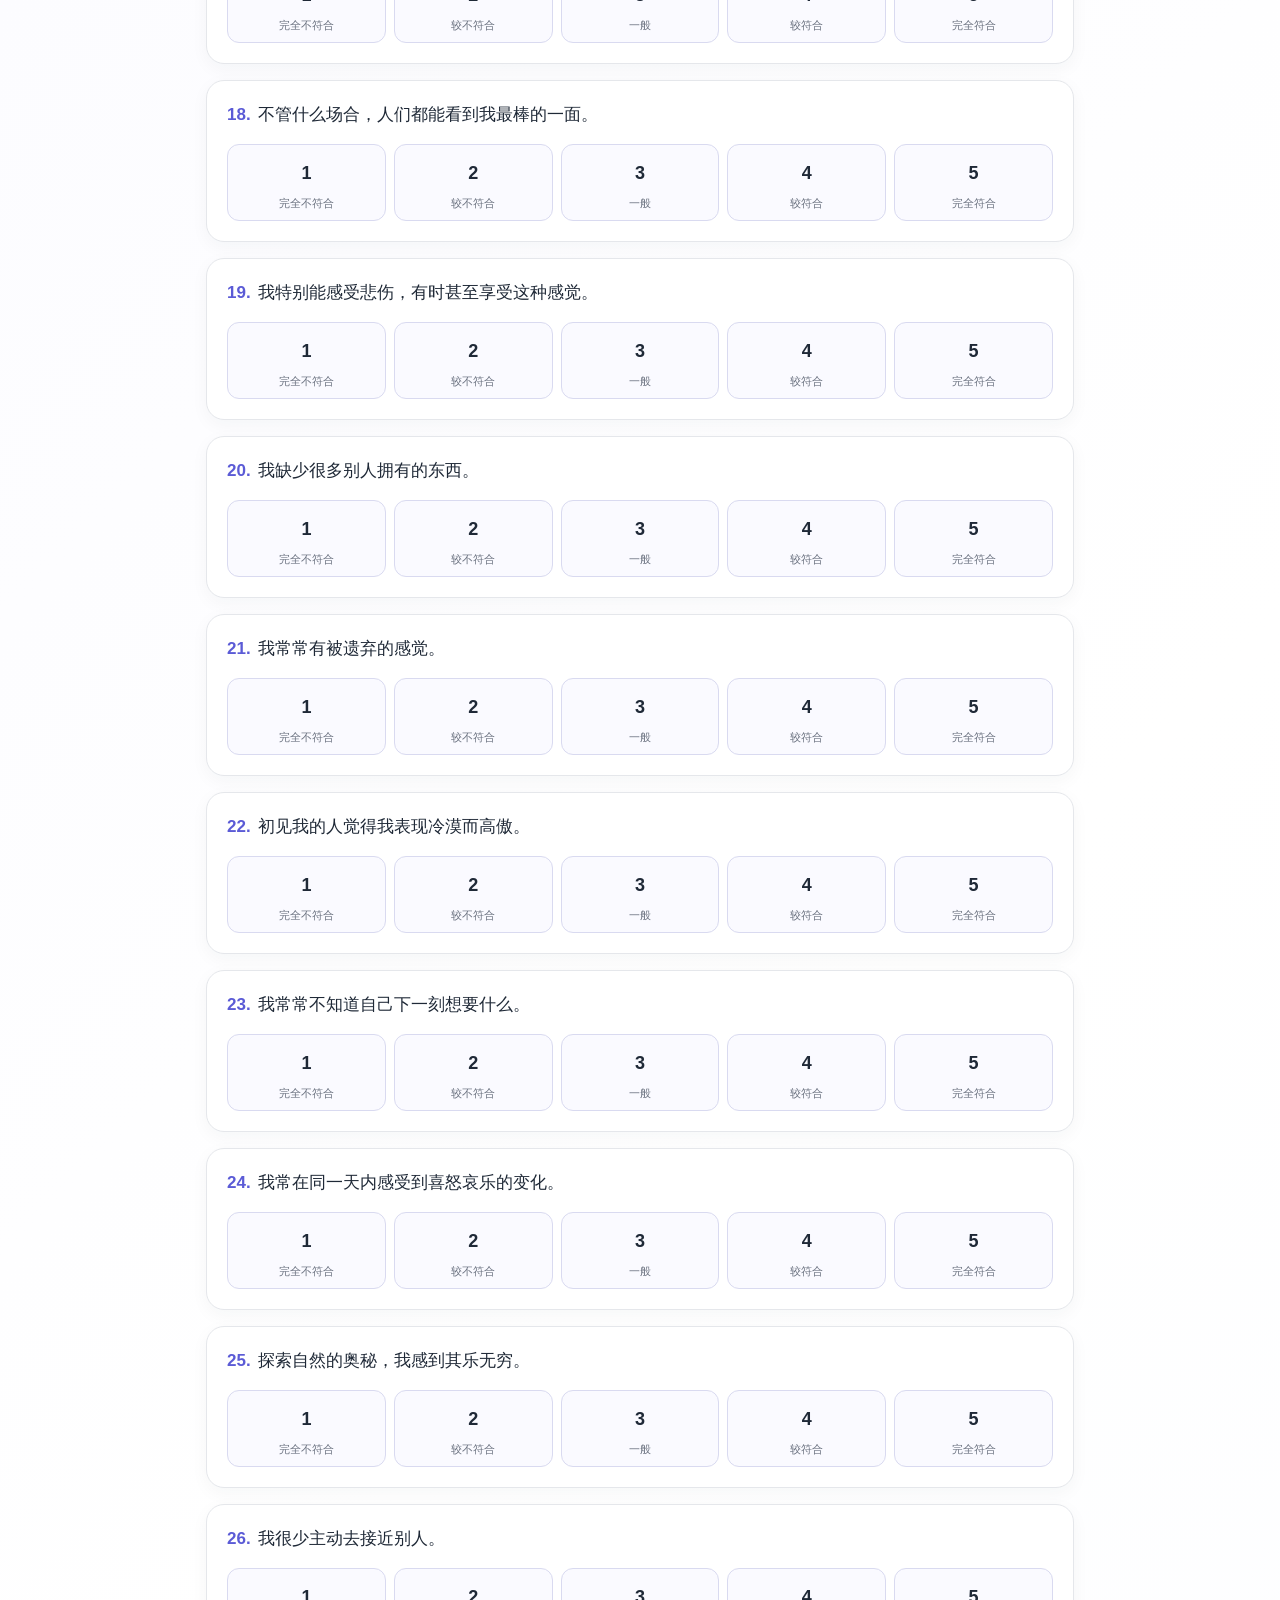
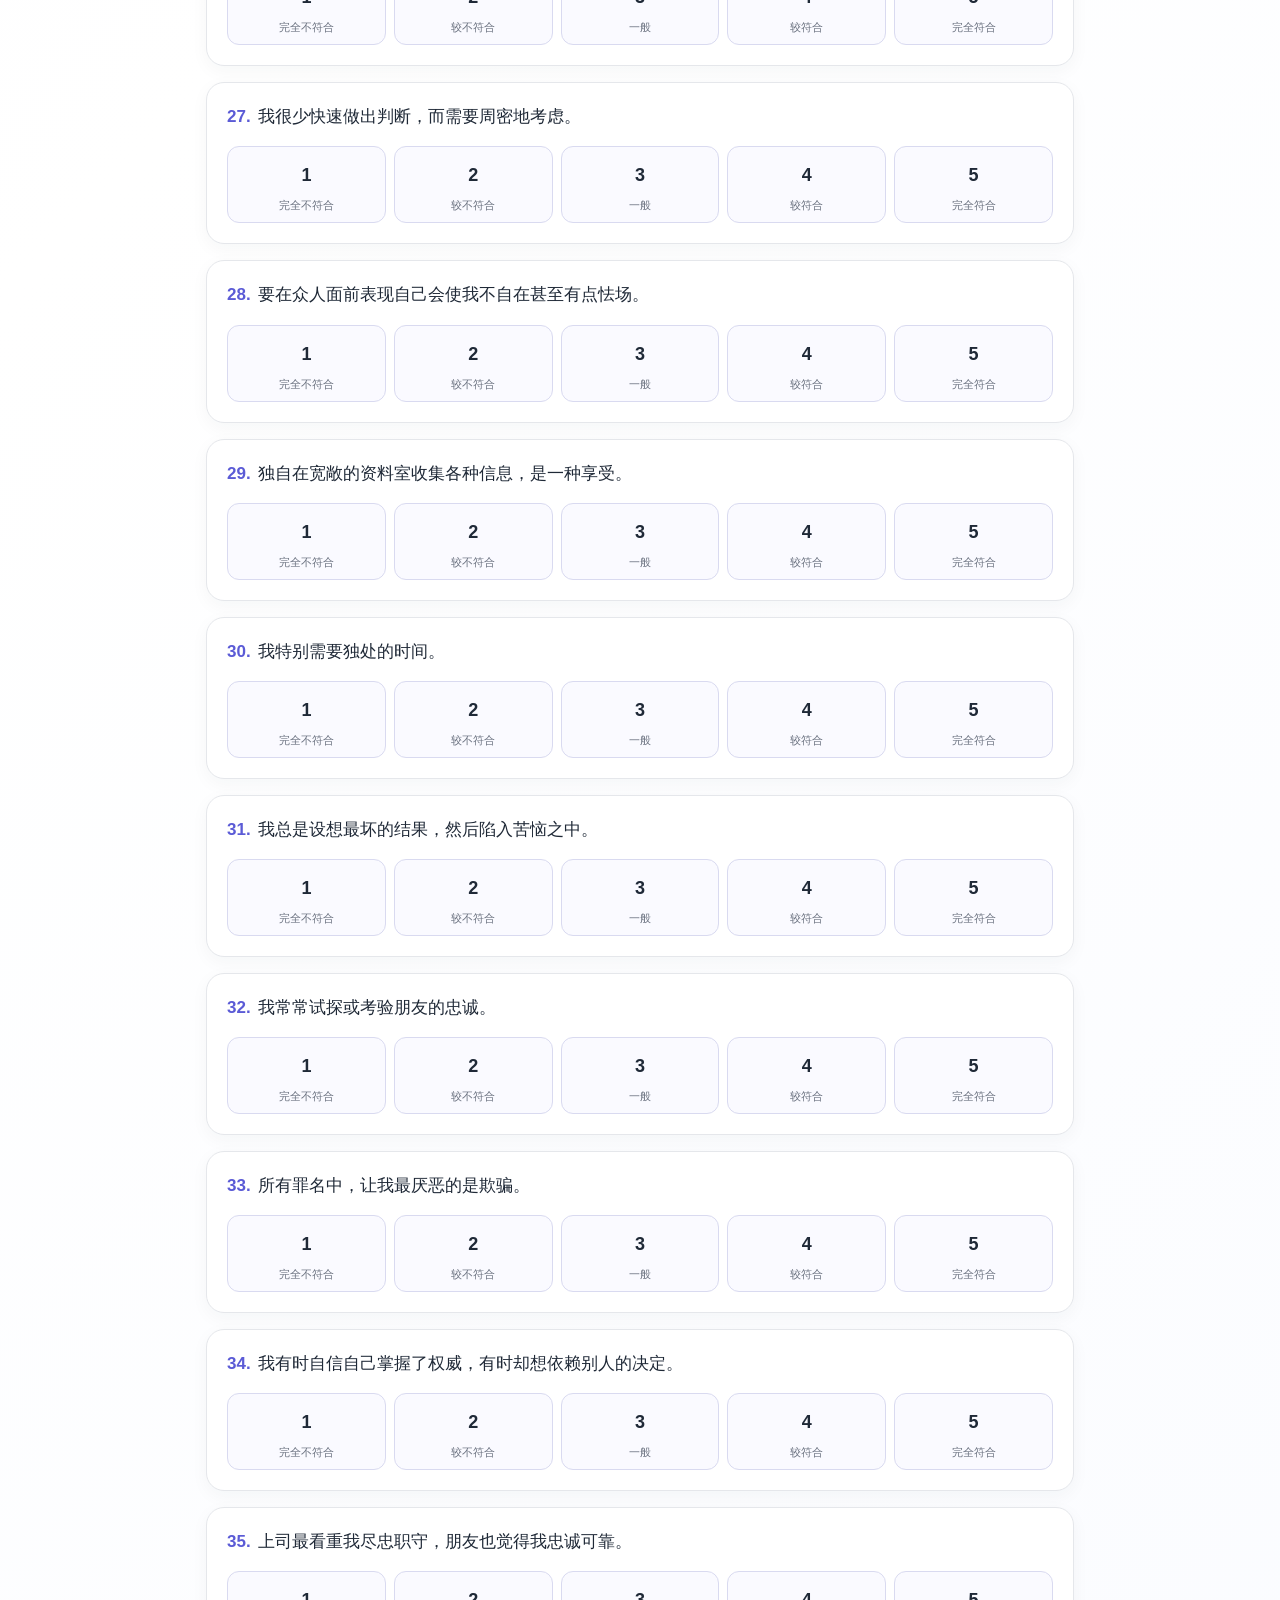
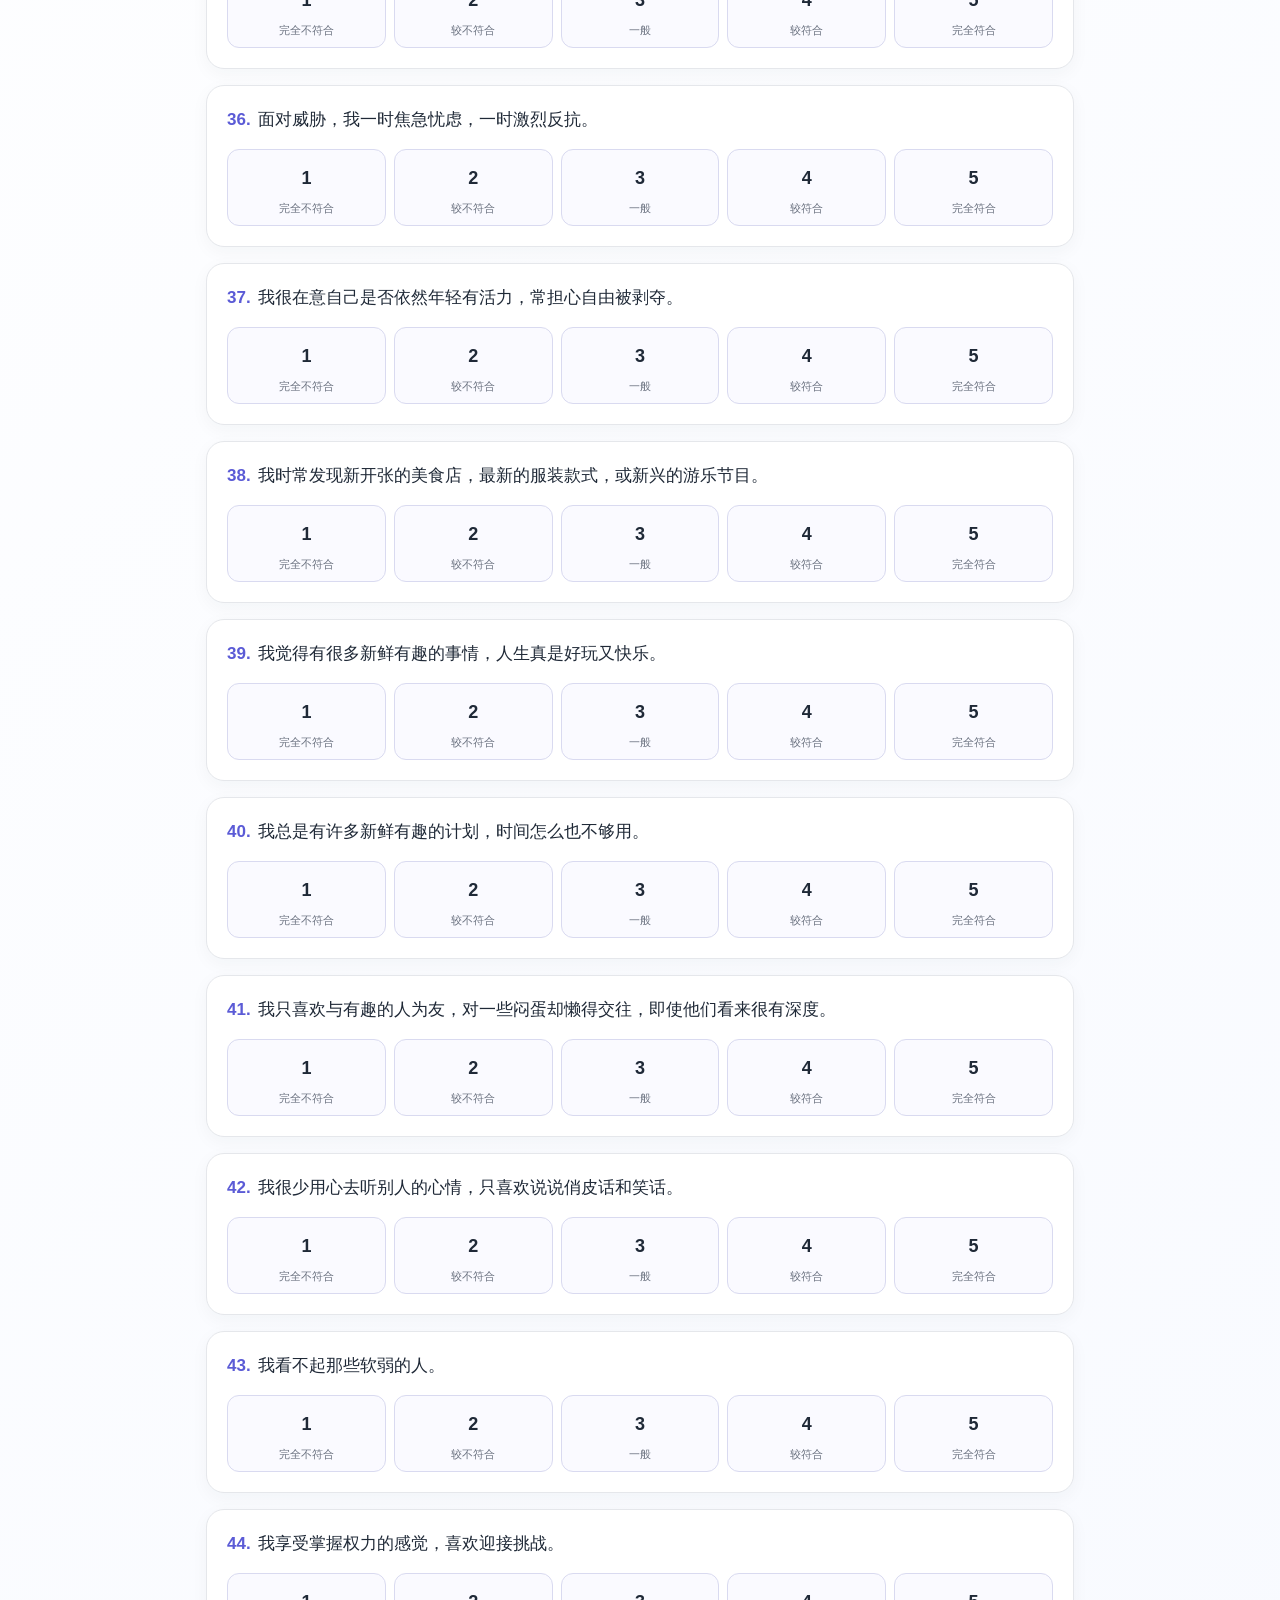
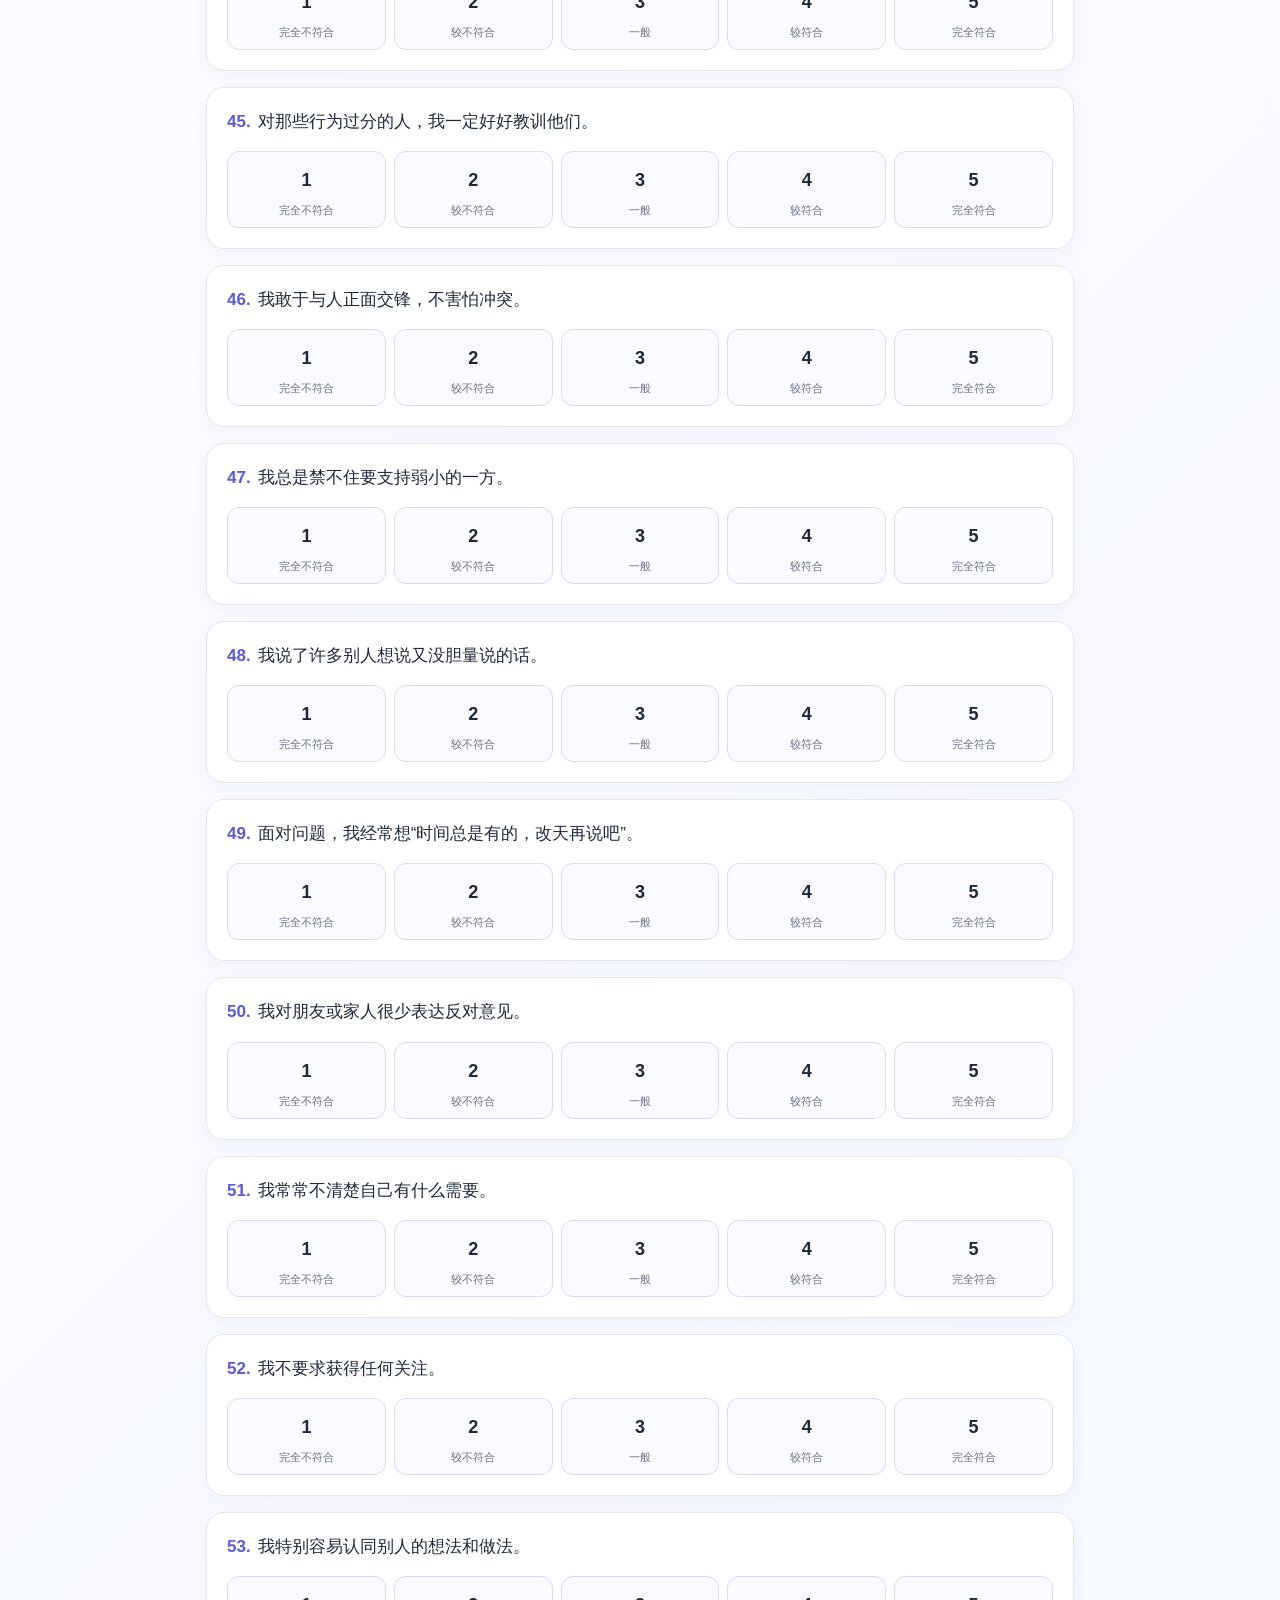
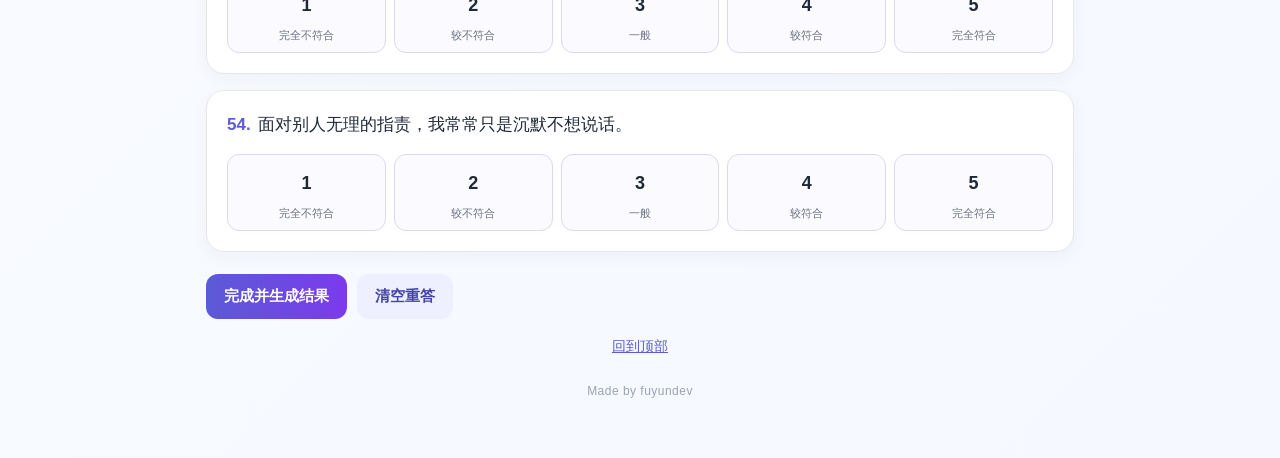
<file: enneagram/index.html>
<!doctype html>
<html lang="zh-CN">
<head>
  <meta charset="utf-8" />
  <meta name="viewport" content="width=device-width, initial-scale=1" />
  <meta name="description" content="54 题九型人格快速测试，答完即出九型得分、主型与翼型，可复制或下载结果；数据仅保存在本地，不上传服务器。" />
  <meta name="theme-color" content="#5b5bd6" />
  <meta property="og:type" content="website" />
  <meta property="og:title" content="九型人格快速测试" />
  <meta property="og:description" content="54 题九型人格快速测试，答完即出九型得分、主型与翼型，可复制或下载结果；数据仅保存在本地，不上传服务器。" />
  <link rel="icon" href="data:image/svg+xml,%3Csvg xmlns='http://www.w3.org/2000/svg' viewBox='0 0 100 100'%3E%3Ctext y='.9em' font-size='90'%3E%F0%9F%8C%80%3C/text%3E%3C/svg%3E" />
  <title>九型人格快速测试</title>
  <link rel="stylesheet" href="../assets/style.css" />
</head>
<body>
  <main class="wrap">
    <header id="header">
      <div class="htop">
        <h1>九型人格快速测试</h1>
        <nav class="hnav" aria-label="站内导航"><a href="../">全部测试</a><a href="../overview/">结果总览</a></nav>
      </div>
      <p class="sub">共 54 题，请按直觉选择最符合你平时状态的程度。答完后可复制或下载结果。所有答案与结果仅保存在你的浏览器本地，不会上传到任何服务器。</p>
      <div class="bar" role="progressbar" aria-valuemin="0" aria-valuemax="54" aria-valuenow="0" id="progressbar"><div id="progress"></div></div>
      <div class="status"><span id="count">已完成 0 / 54</span><span>1 = 完全不符合　5 = 完全符合</span></div>
    </header>

    <section id="questions" aria-label="题目列表"></section>
    <div class="actions">
      <button class="primary" id="finish">完成并生成结果</button>
      <button class="secondary" id="clear">清空重答</button>
    </div>
    <section class="result" id="result" aria-live="polite">
      <h2>你的答题结果</h2>
      <p class="hint">以下是按每 6 题汇总的分数（每型 6～30 分）。得分高低只反映你在这份问卷上的作答倾向，不等同于专业心理评估。</p>
      <div id="resultBody"></div>
      <textarea id="summary" hidden readonly aria-hidden="true" tabindex="-1"></textarea>
      <div class="export-box">
        <div class="ai-cta">
          <div class="ai-cta-text"><b>让 AI 解读我的结果</b><span>会把你的逐题作答、各项得分和一段分析提示词一起复制，粘贴到 AI 里发送即可。内容由你自己粘贴，本页不经手任何数据。</span></div>
          <div class="ai-group" id="aiGroup"></div>
        </div>
        <details class="more" open>
          <summary>复制、下载、只要汇总</summary>
          <div class="more-body">
            <div class="export-row">
              <span class="export-label">内容</span>
              <div class="segmented" role="radiogroup" aria-label="导出内容" id="exportMode">
                <button type="button" class="on" data-mode="details" role="radio" aria-checked="true">逐题结果</button>
                <button type="button" data-mode="summary" role="radio" aria-checked="false">汇总结果</button>
              </div>
              <span class="export-note">上面的 AI 按钮也按这里的选择发送。</span>
            </div>
            <div class="export-row">
              <button class="secondary small" id="copy">复制文本</button>
              <button class="secondary small" id="copyPrompt">复制提示词 + 文本</button>
              <div class="dl-group">
                <button class="secondary small" data-format="txt">下载 TXT</button>
                <button class="secondary small" data-format="csv">下载 CSV</button>
                <button class="secondary small" data-format="json">下载 JSON</button>
              </div>
              <div class="wechat-note">微信内置浏览器不支持下载文件，请使用「复制」，或点右上角「在浏览器中打开」后再下载。</div>
            </div>
          </div>
        </details>
      </div>
      <div class="next" id="next"></div>
      <p class="cite">九型人格（Enneagram）为流行的人格类型学说，本测试为快速自测版，题目与类型描述不构成心理测量学意义上的标准化量表。</p>
    </section>
    <div class="top"><a id="toplink" href="#top">回到顶部</a></div>
    <footer>Made by fuyundev</footer>
  </main>
  <div id="toast" role="status" aria-live="polite"></div>
  <button id="fab" type="button" aria-label="页面导航"></button>
  <script src="../assets/ai-logos.js"></script>
  <script src="../assets/common.js"></script>
  <script src="../assets/result-ctx.js"></script>
  <script src="../assets/tests/enneagram.js"></script>
  <script src="../assets/app.js"></script>
</body>
</html>
</file>
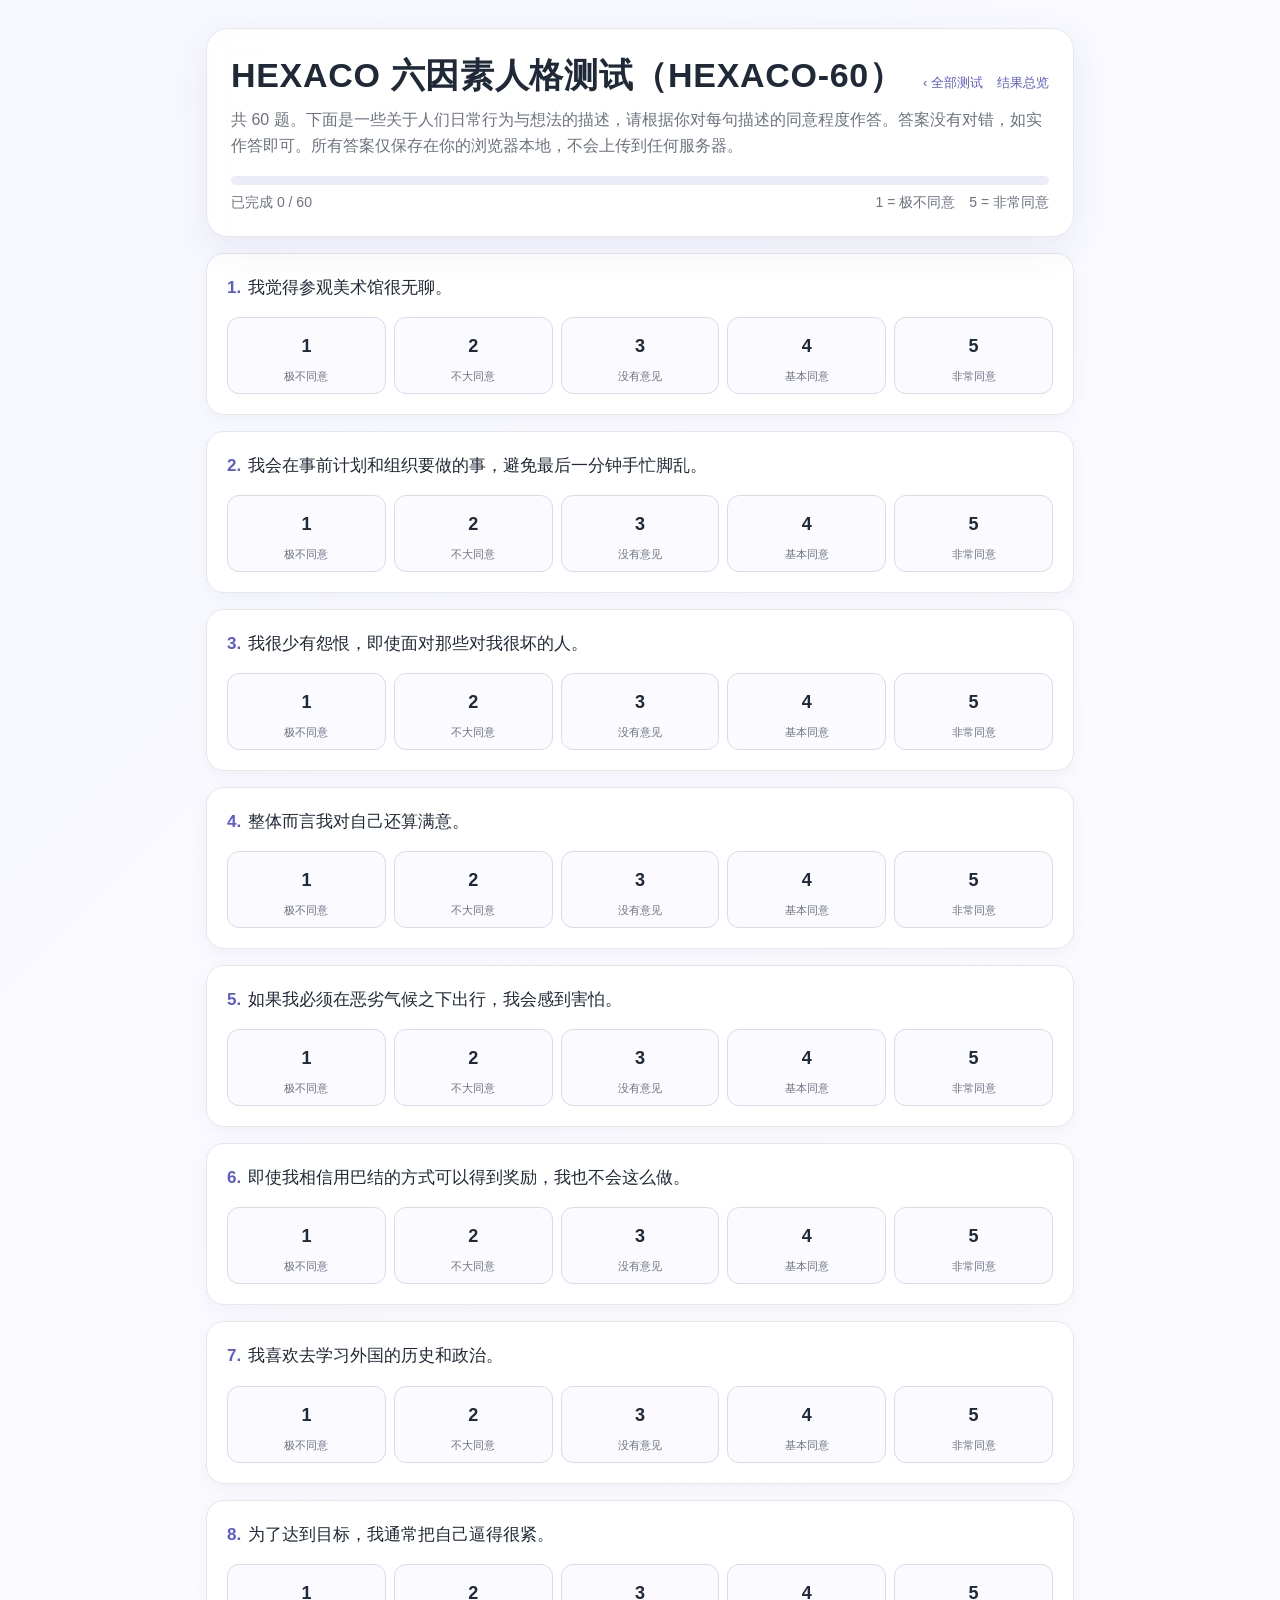
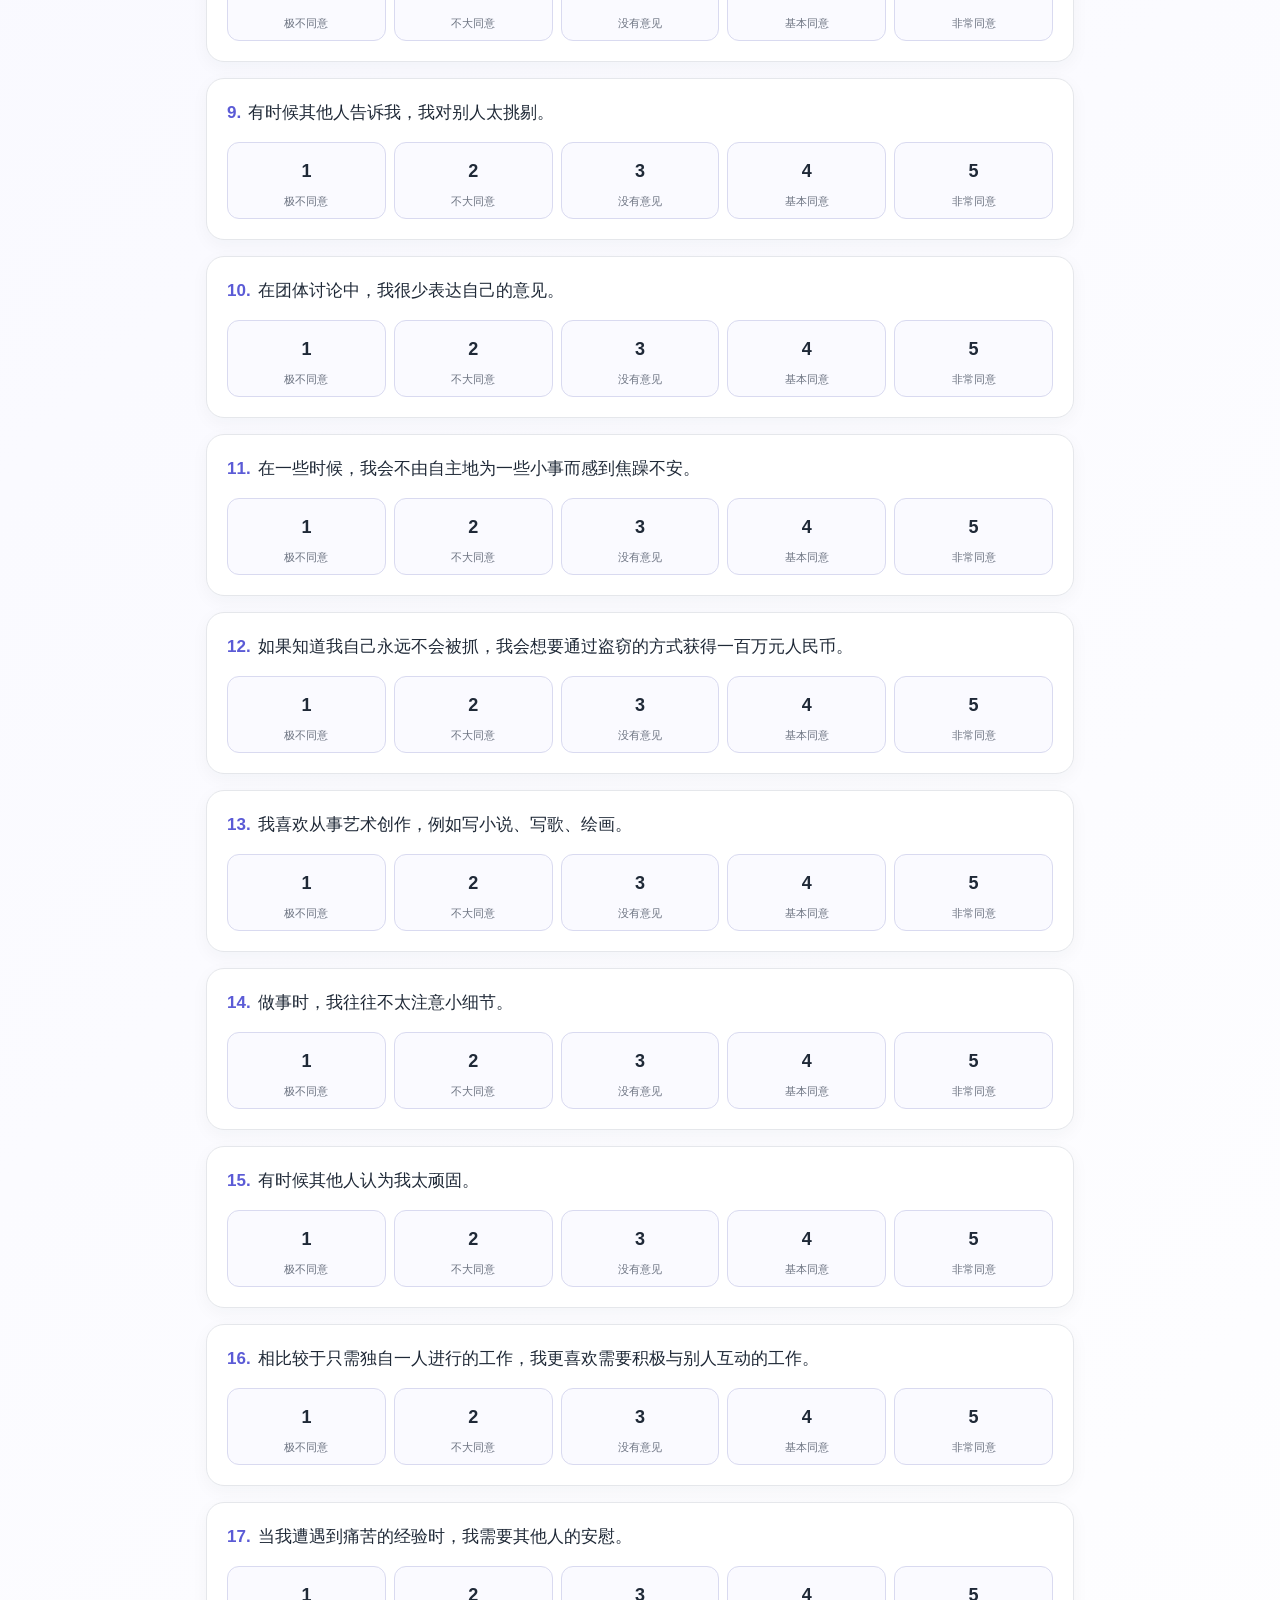
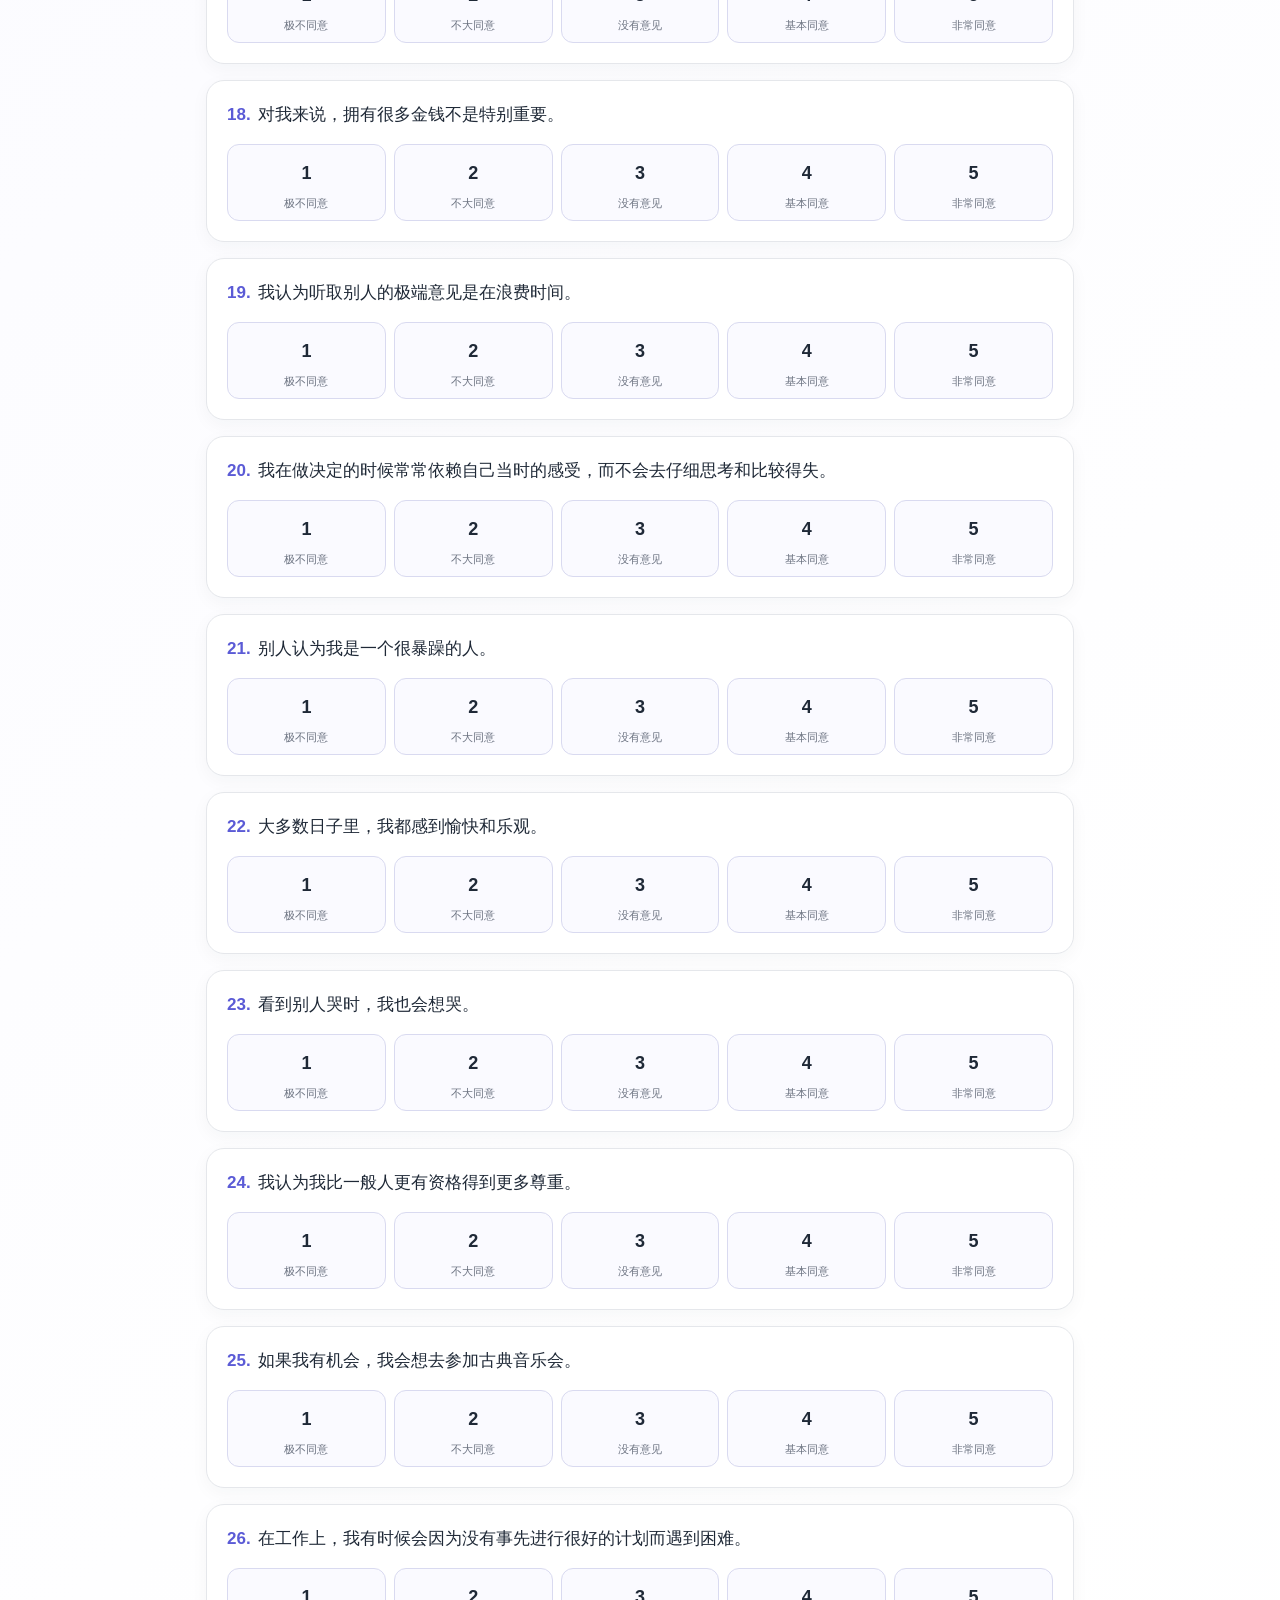
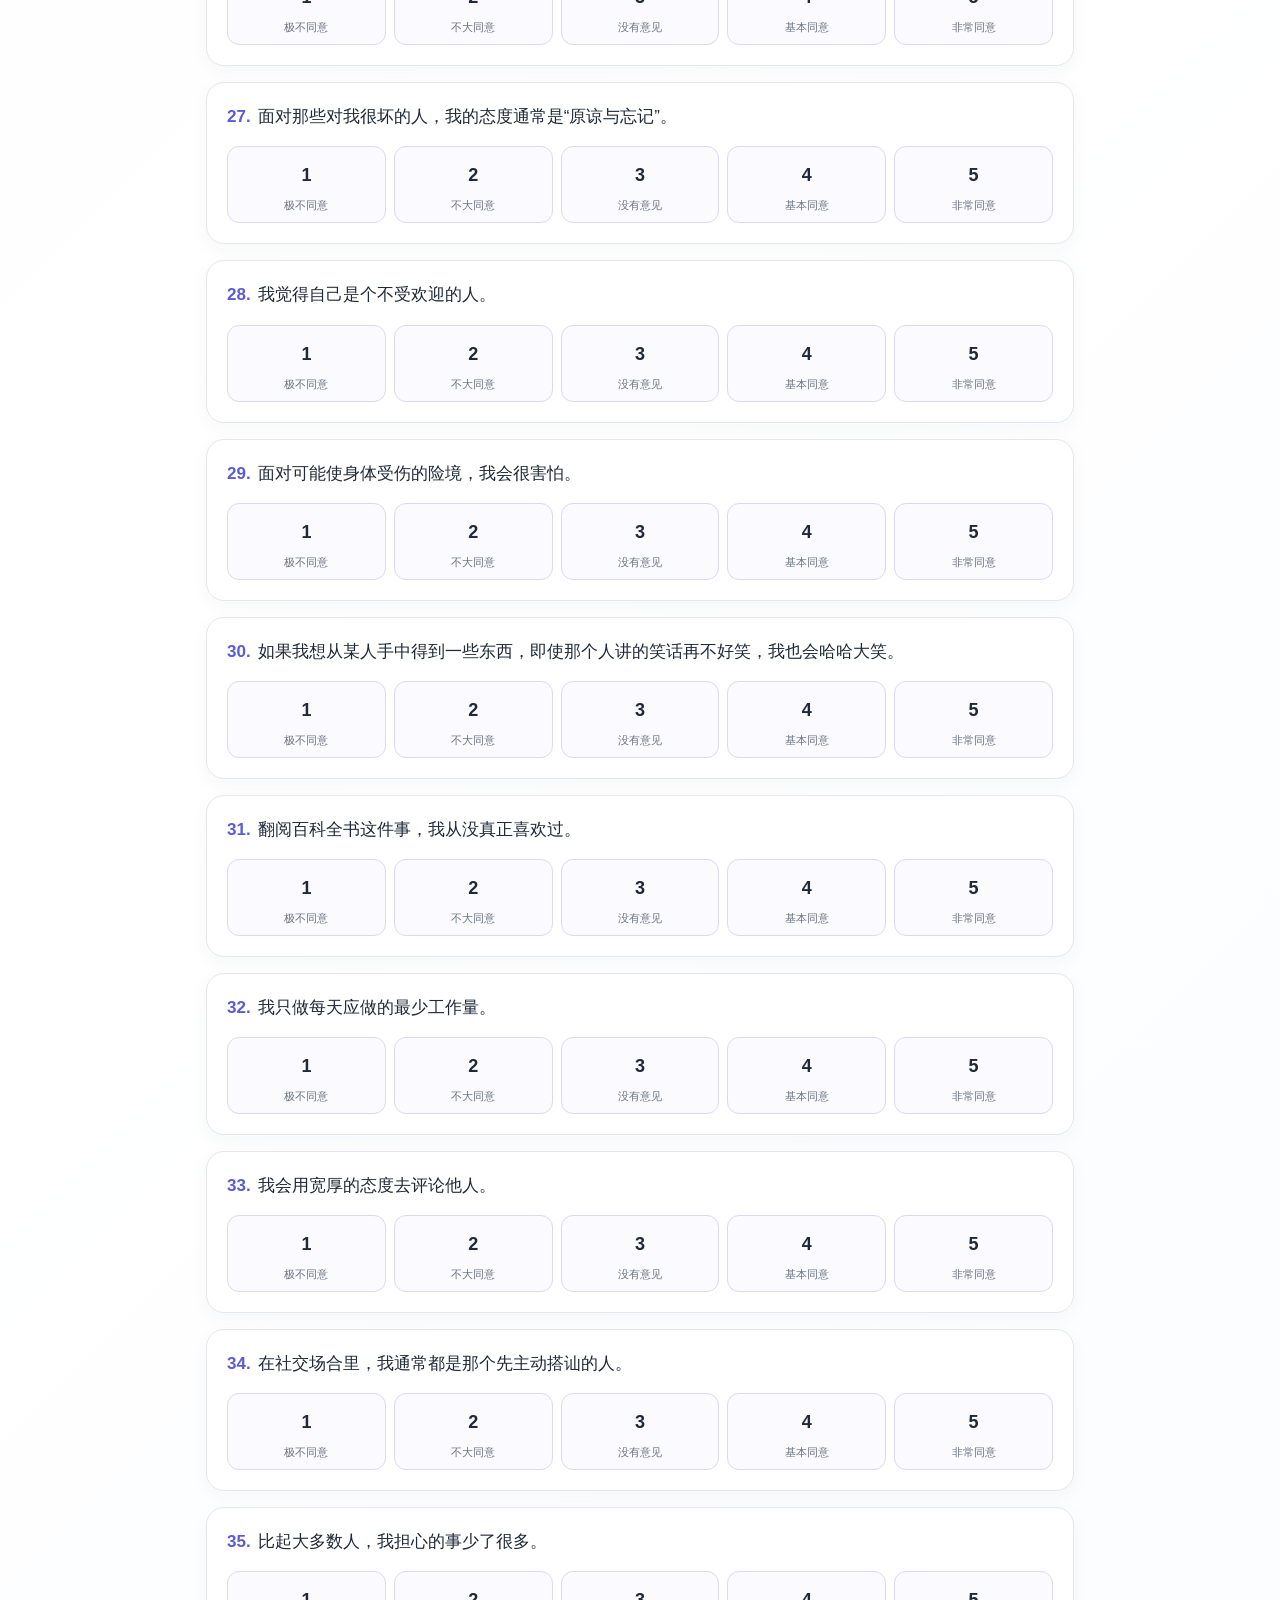
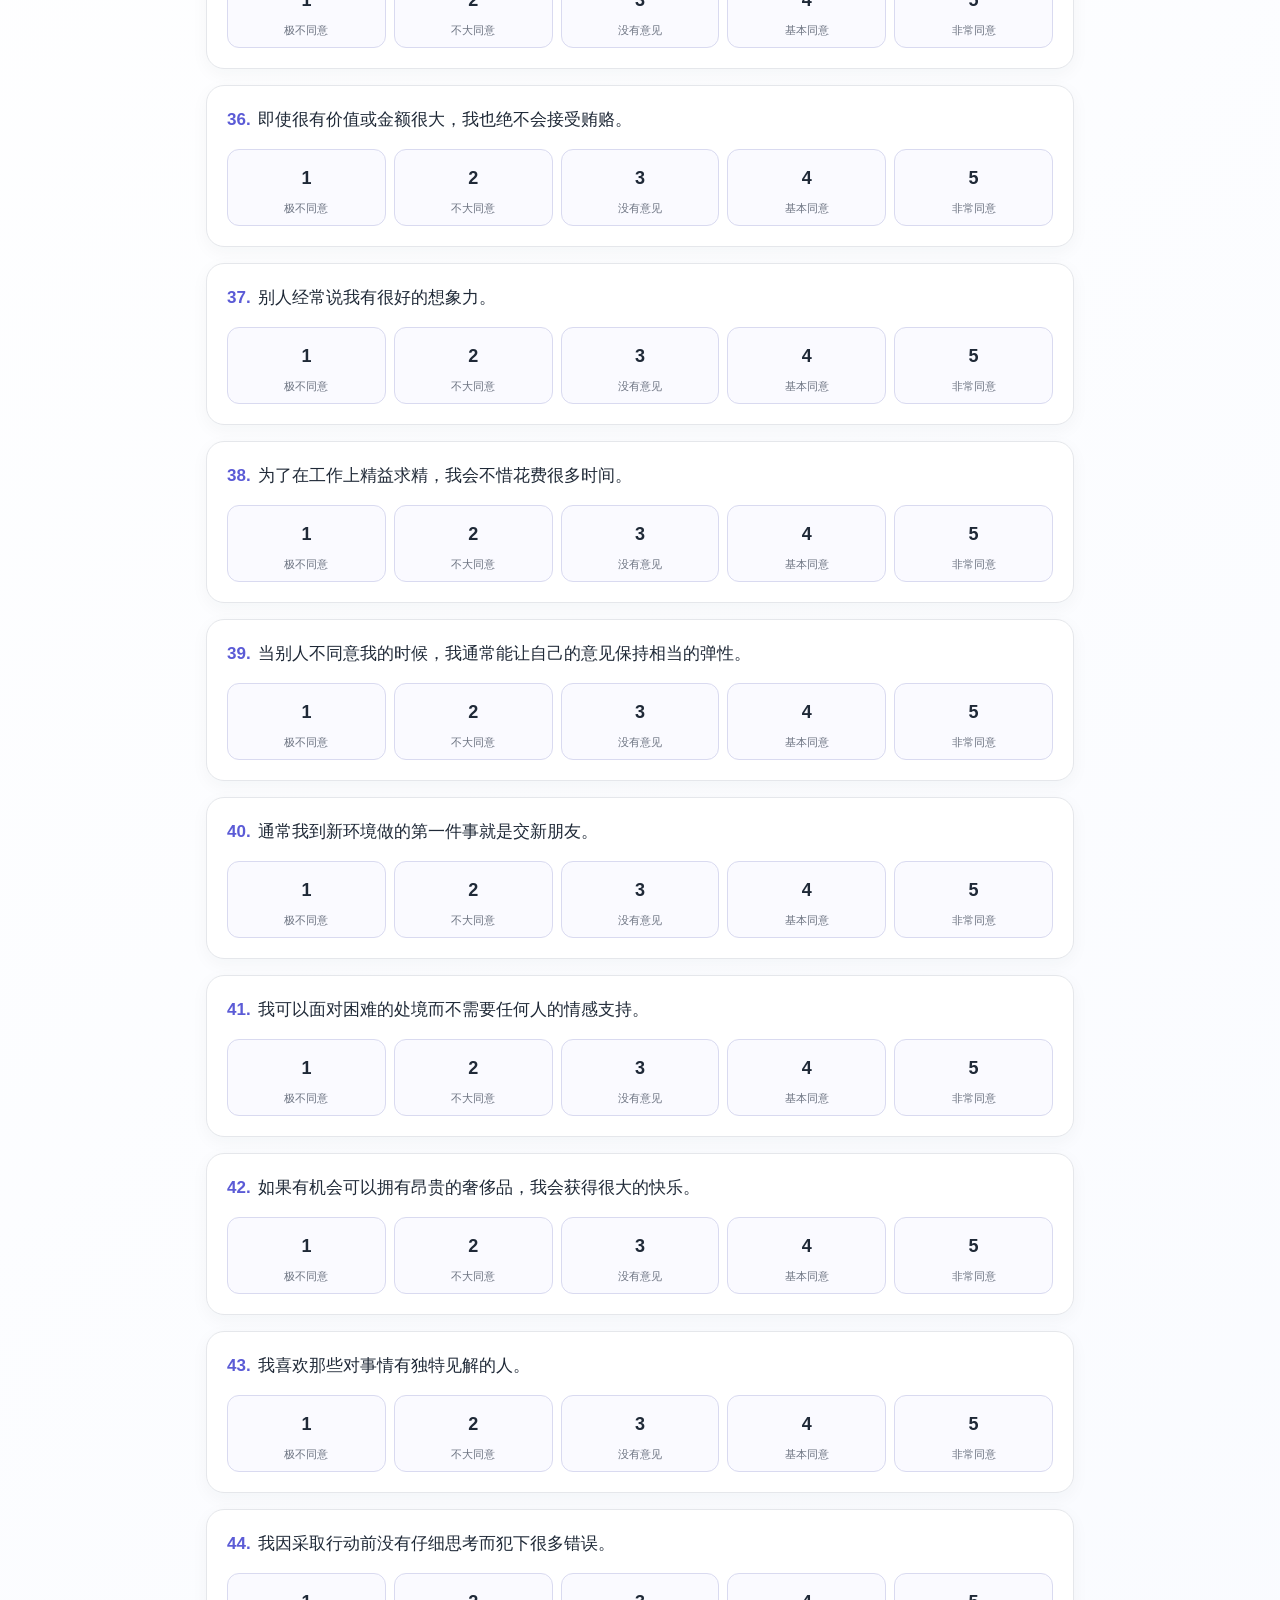
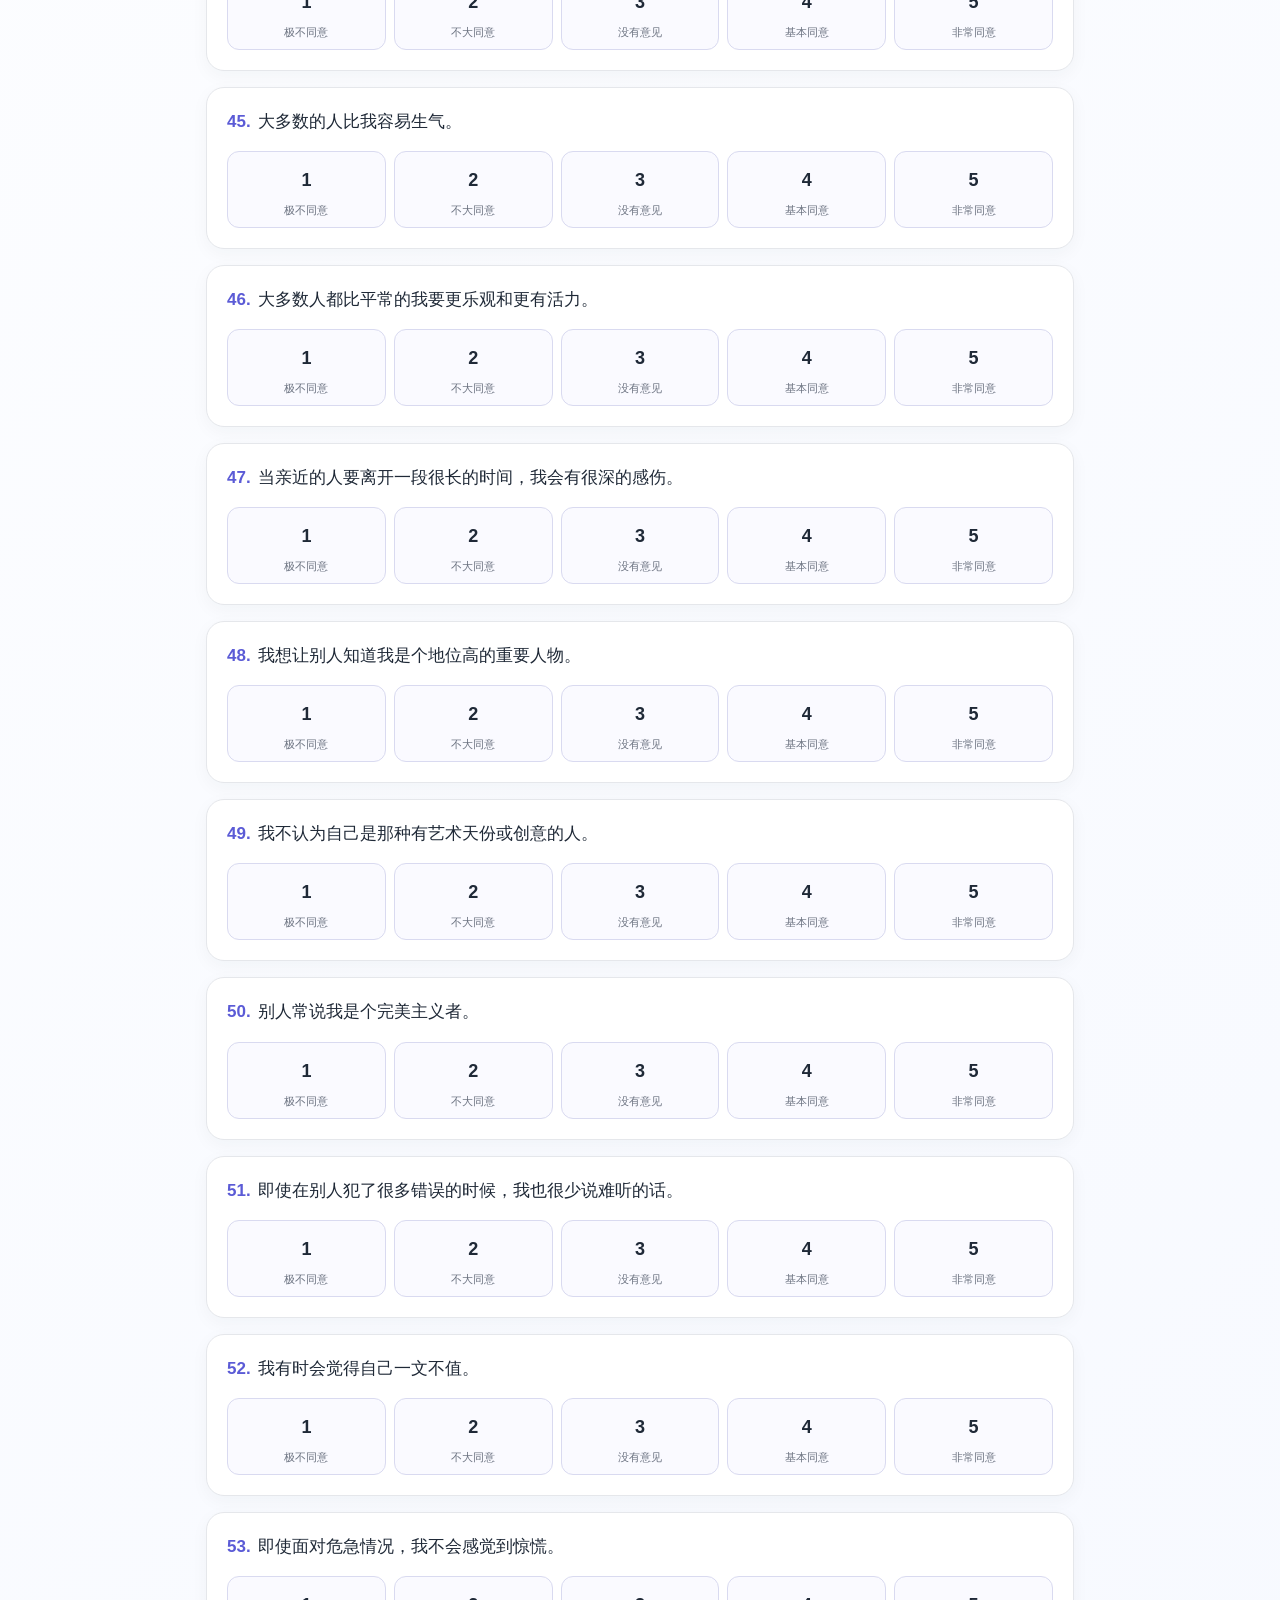
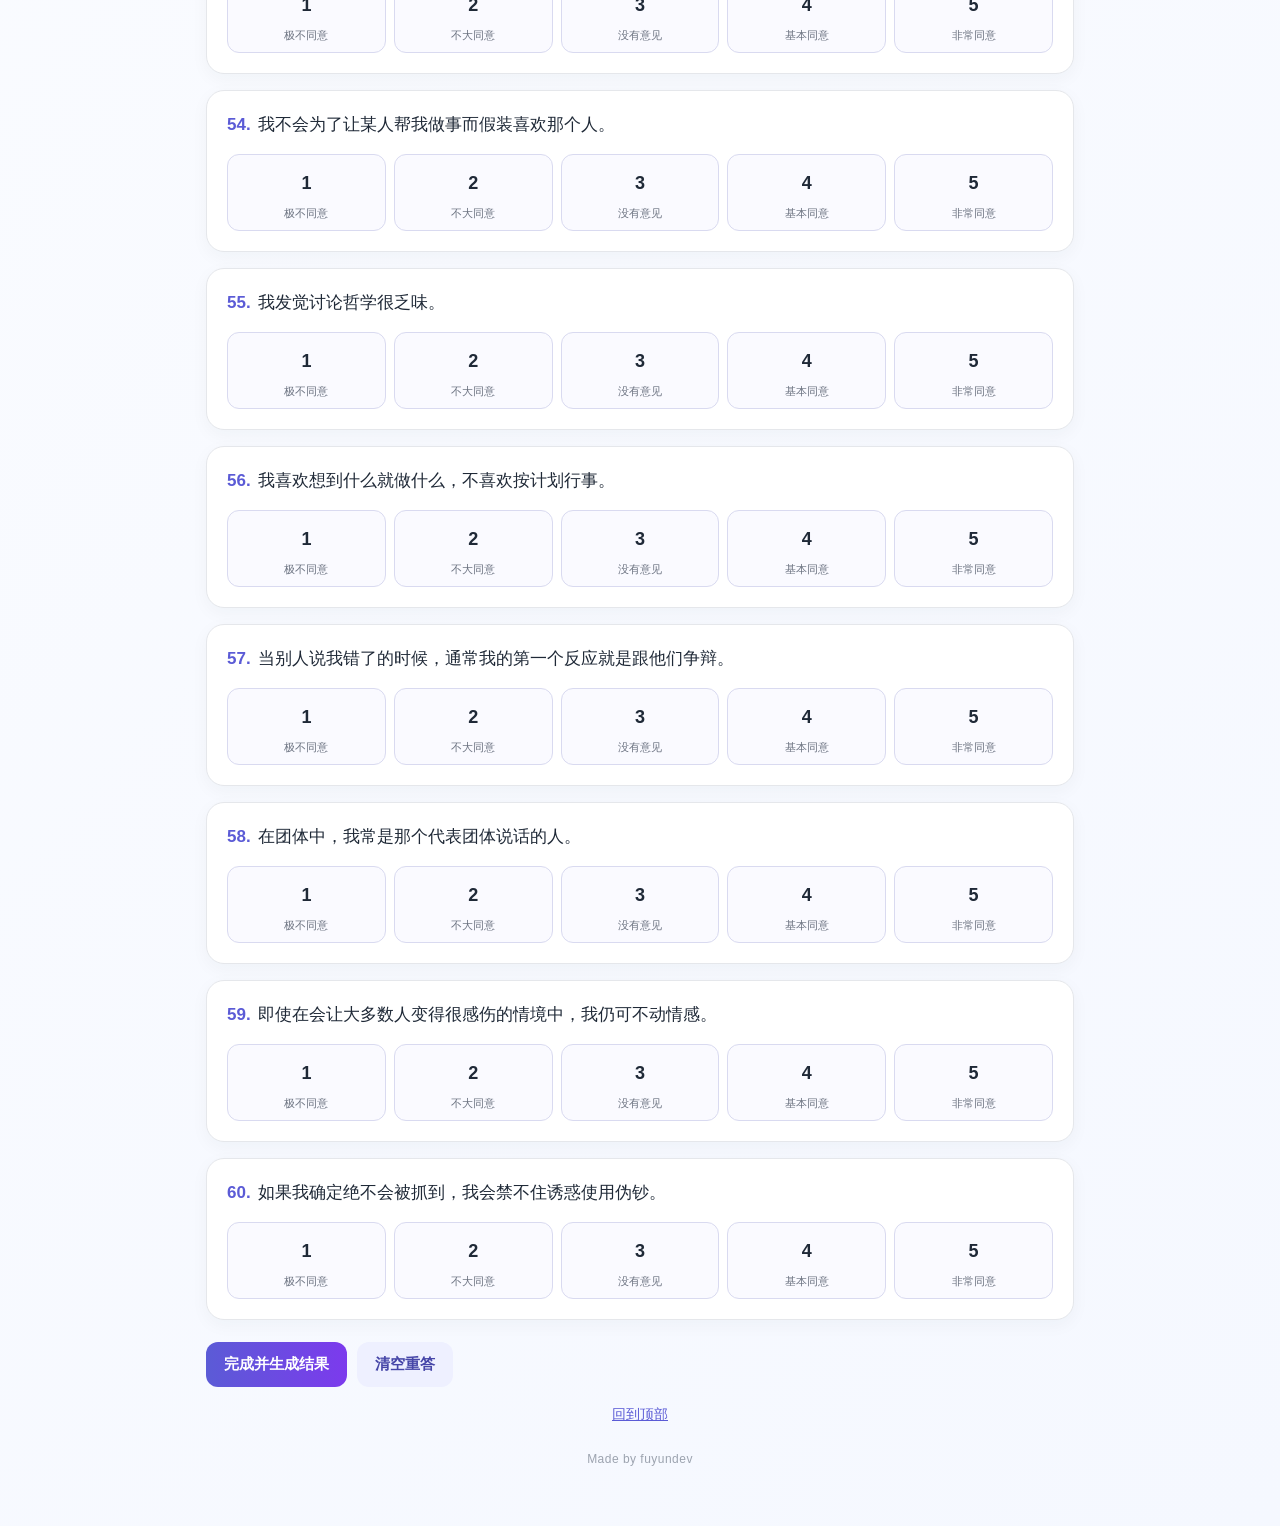
<file: hexaco/index.html>
<!doctype html>
<html lang="zh-CN">
<head>
  <meta charset="utf-8" />
  <meta name="viewport" content="width=device-width, initial-scale=1" />
  <meta name="description" content="60 题 HEXACO-PI-R 简版中文版，答完即出诚实-谦逊、情绪性、外向性、宜人性、尽责性、经验开放性六个维度得分；数据仅保存在本地。" />
  <meta name="theme-color" content="#5b5bd6" />
  <meta property="og:type" content="website" />
  <meta property="og:title" content="HEXACO 六因素人格测试（HEXACO-60）" />
  <meta property="og:description" content="60 题 HEXACO-PI-R 简版中文版，答完即出诚实-谦逊、情绪性、外向性、宜人性、尽责性、经验开放性六个维度得分；数据仅保存在本地。" />
  <link rel="icon" href="data:image/svg+xml,%3Csvg xmlns='http://www.w3.org/2000/svg' viewBox='0 0 100 100'%3E%3Ctext y='.9em' font-size='90'%3E%F0%9F%94%AE%3C/text%3E%3C/svg%3E" />
  <title>HEXACO 六因素人格测试（HEXACO-60）</title>
  <link rel="stylesheet" href="../assets/style.css" />
</head>
<body>
  <main class="wrap">
    <header id="header">
      <div class="htop">
        <h1>HEXACO 六因素人格测试（HEXACO-60）</h1>
        <nav class="hnav" aria-label="站内导航"><a href="../">全部测试</a><a href="../overview/">结果总览</a></nav>
      </div>
      <p class="sub">共 60 题。下面是一些关于人们日常行为与想法的描述，请根据你对每句描述的同意程度作答。答案没有对错，如实作答即可。所有答案仅保存在你的浏览器本地，不会上传到任何服务器。</p>
      <div class="bar" role="progressbar" aria-valuemin="0" aria-valuemax="60" aria-valuenow="0" id="progressbar"><div id="progress"></div></div>
      <div class="status"><span id="count">已完成 0 / 60</span><span>1 = 极不同意　5 = 非常同意</span></div>
    </header>

    <section id="questions" aria-label="题目列表"></section>
    <div class="actions">
      <button class="primary" id="finish">完成并生成结果</button>
      <button class="secondary" id="clear">清空重答</button>
    </div>
    <section class="result" id="result" aria-live="polite">
      <h2>你的答题结果</h2>
      <p class="hint">每个维度取所属 10 题的平均分（1～5 分，反向题已换算）。分数只反映你在这份问卷上的自我描述，不等同于专业心理评估；「偏高 / 偏低」是相对量表中点的粗略划分，并非常模比较。</p>
      <div id="resultBody"></div>
      <textarea id="summary" hidden readonly aria-hidden="true" tabindex="-1"></textarea>
      <div class="export-box">
        <div class="ai-cta">
          <div class="ai-cta-text"><b>让 AI 解读我的结果</b><span>会把你的逐题作答、各项得分和一段分析提示词一起复制，粘贴到 AI 里发送即可。内容由你自己粘贴，本页不经手任何数据。</span></div>
          <div class="ai-group" id="aiGroup"></div>
        </div>
        <details class="more" open>
          <summary>复制、下载、只要汇总</summary>
          <div class="more-body">
            <div class="export-row">
              <span class="export-label">内容</span>
              <div class="segmented" role="radiogroup" aria-label="导出内容" id="exportMode">
                <button type="button" class="on" data-mode="details" role="radio" aria-checked="true">逐题结果</button>
                <button type="button" data-mode="summary" role="radio" aria-checked="false">汇总结果</button>
              </div>
              <span class="export-note">上面的 AI 按钮也按这里的选择发送。</span>
            </div>
            <div class="export-row">
              <button class="secondary small" id="copy">复制文本</button>
              <button class="secondary small" id="copyPrompt">复制提示词 + 文本</button>
              <div class="dl-group">
                <button class="secondary small" data-format="txt">下载 TXT</button>
                <button class="secondary small" data-format="csv">下载 CSV</button>
                <button class="secondary small" data-format="json">下载 JSON</button>
              </div>
              <div class="wechat-note">微信内置浏览器不支持下载文件，请使用「复制」，或点右上角「在浏览器中打开」后再下载。</div>
            </div>
          </div>
        </details>
      </div>
      <div class="next" id="next"></div>
      <p class="cite">HEXACO-60：Ashton, M. C., &amp; Lee, K. (2009). The HEXACO-60: A short measure of the major dimensions of personality. <i>Journal of Personality Assessment, 91</i>, 340–345. 中文版来自 hexaco.org（Chinese Simplified, self-report）。计分键依据 hexaco.org 公布的 HEXACO-60 计分方式。</p>
    </section>
    <div class="top"><a id="toplink" href="#top">回到顶部</a></div>
    <footer>Made by fuyundev</footer>
  </main>
  <div id="toast" role="status" aria-live="polite"></div>
  <button id="fab" type="button" aria-label="页面导航"></button>
  <script src="../assets/ai-logos.js"></script>
  <script src="../assets/common.js"></script>
  <script src="../assets/result-ctx.js"></script>
  <script src="../assets/tests/hexaco.js"></script>
  <script src="../assets/app.js"></script>
</body>
</html>
</file>
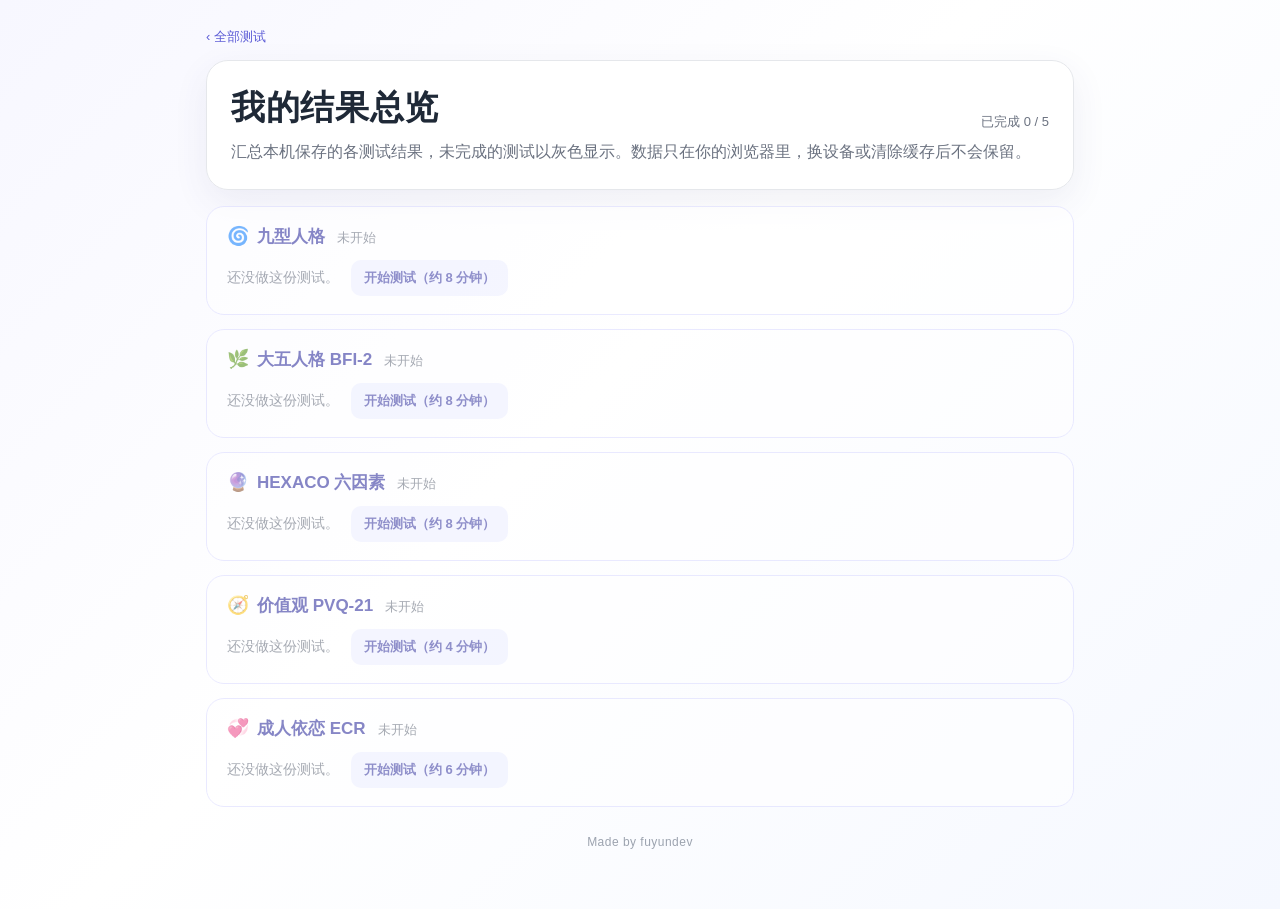
<file: overview/index.html>
<!doctype html>
<html lang="zh-CN">
<head>
  <meta charset="utf-8" />
  <meta name="viewport" content="width=device-width, initial-scale=1" />
  <meta name="description" content="汇总本机保存的各心理自测结果（九型人格、BFI-2、HEXACO-60、PVQ-21、ECR），可一起复制、下载，或交给 AI 做跨量表综合分析。" />
  <meta name="theme-color" content="#5b5bd6" />
  <meta name="robots" content="noindex" />
  <link rel="icon" href="data:image/svg+xml,%3Csvg xmlns='http://www.w3.org/2000/svg' viewBox='0 0 100 100'%3E%3Ctext y='.9em' font-size='90'%3E%F0%9F%A7%A9%3C/text%3E%3C/svg%3E" />
  <title>我的结果总览 · 心理自测</title>
  <link rel="stylesheet" href="../assets/style.css" />
</head>
<body data-page="overview" data-base="../">
  <main class="wrap">
    <nav class="nav" aria-label="导航"><a href="../">全部测试</a></nav>
    <header id="header" class="static">
      <div class="head-row"><h1>我的结果总览</h1><span class="head-note" id="doneCount"></span></div>
      <p class="sub">汇总本机保存的各测试结果，未完成的测试以灰色显示。数据只在你的浏览器里，换设备或清除缓存后不会保留。</p>
    </header>
    <div id="sections" class="osecs"></div>
    <section class="export-box" id="exportBox">
      <div class="ai-cta">
        <div class="ai-cta-text"><b>让 AI 做跨量表的综合分析</b><span>会把已完成测试的结果和一段综合分析提示词一起复制：先概述各量表的计分方式，再要求 AI 归纳跨测试一致的主题、指出相互矛盾之处并解释、综合出完整画像并给建议。内容由你自己粘贴，本页不经手任何数据。</span></div>
        <div class="ai-group" id="aiGroup"></div>
      </div>
      <details class="more" open>
        <summary>复制、下载、连逐题作答一起</summary>
        <div class="more-body">
          <div class="export-row">
            <span class="export-label">内容</span>
            <div class="segmented" role="radiogroup" aria-label="导出内容" id="exportMode">
              <button type="button" class="on" data-mode="summary" role="radio" aria-checked="true">全部汇总</button>
              <button type="button" data-mode="details" role="radio" aria-checked="false">含逐题作答</button>
            </div>
            <span class="export-note" id="lenNote"></span>
          </div>
          <div class="export-row">
            <button class="secondary small" id="copyAll">复制提示词 + 全部结果</button>
            <button class="secondary small" id="copyPlain">仅复制结果</button>
            <div class="dl-group">
              <button class="secondary small" data-format="txt">下载 TXT</button>
              <button class="secondary small" data-format="json">下载 JSON</button>
            </div>
            <div class="wechat-note">微信内置浏览器不支持下载文件，请使用「复制」，或点右上角「在浏览器中打开」后再下载。</div>
          </div>
        </div>
      </details>
    </section>
    <footer>Made by fuyundev</footer>
  </main>
  <div id="toast" role="status" aria-live="polite"></div>
  <script src="../assets/ai-logos.js"></script>
  <script src="../assets/common.js"></script>
  <script src="../assets/result-ctx.js"></script>
  <script src="../assets/tests/enneagram.js"></script>
  <script src="../assets/tests/bfi2.js"></script>
  <script src="../assets/tests/hexaco.js"></script>
  <script src="../assets/tests/pvq.js"></script>
  <script src="../assets/tests/ecr.js"></script>
  <script src="../assets/hub.js"></script>
</body>
</html>
</file>
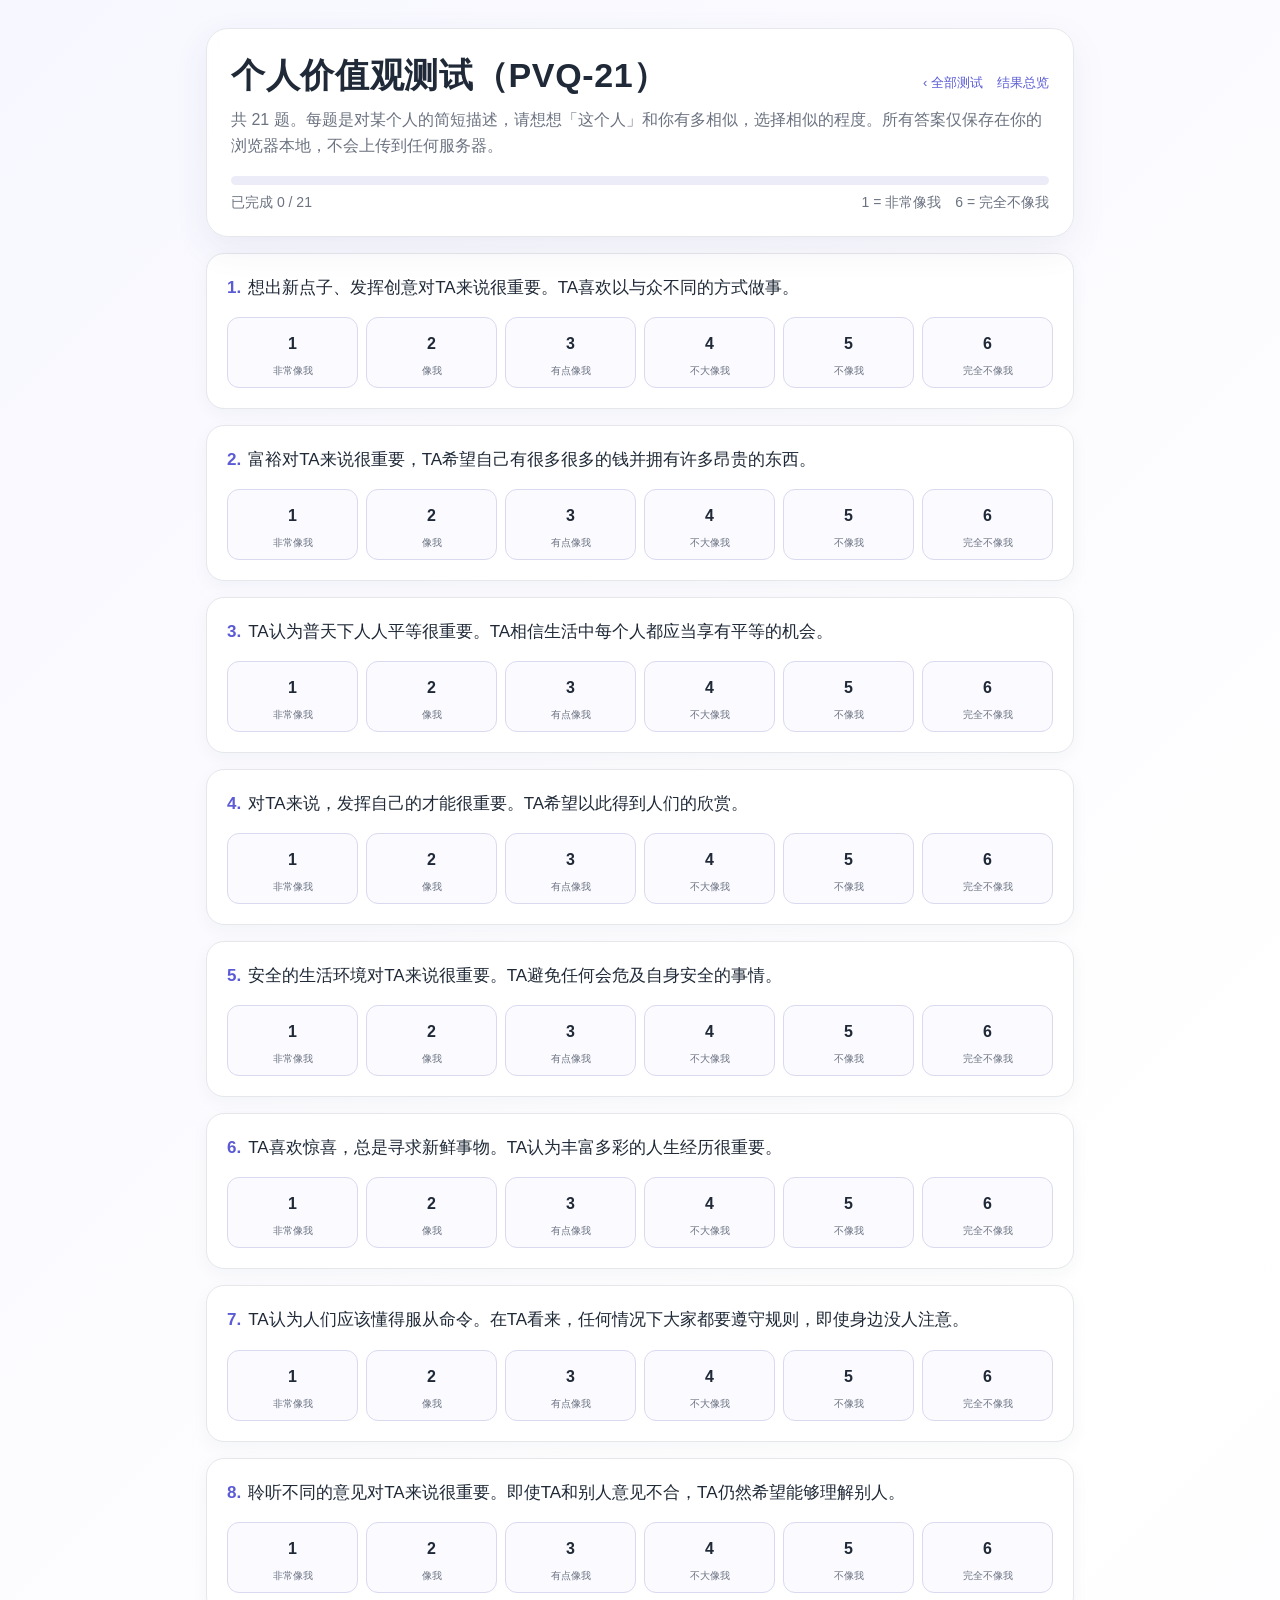
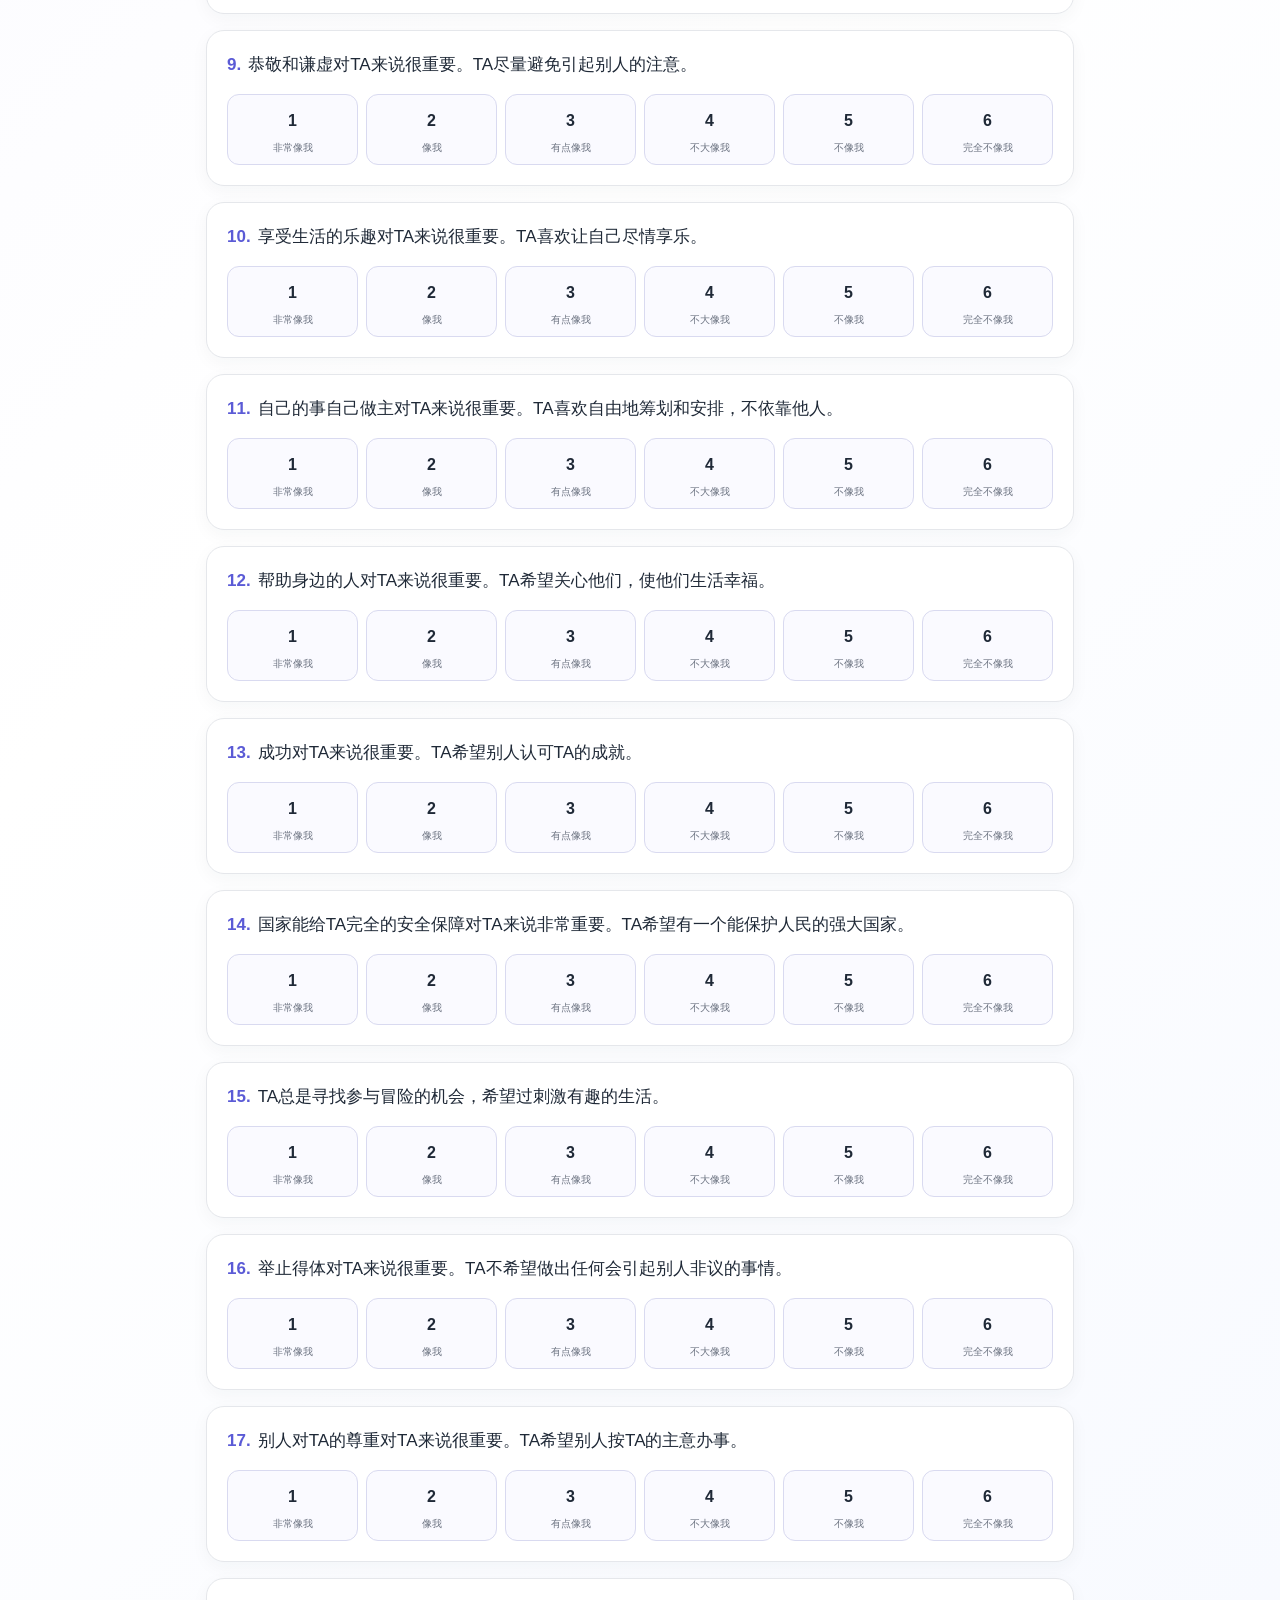
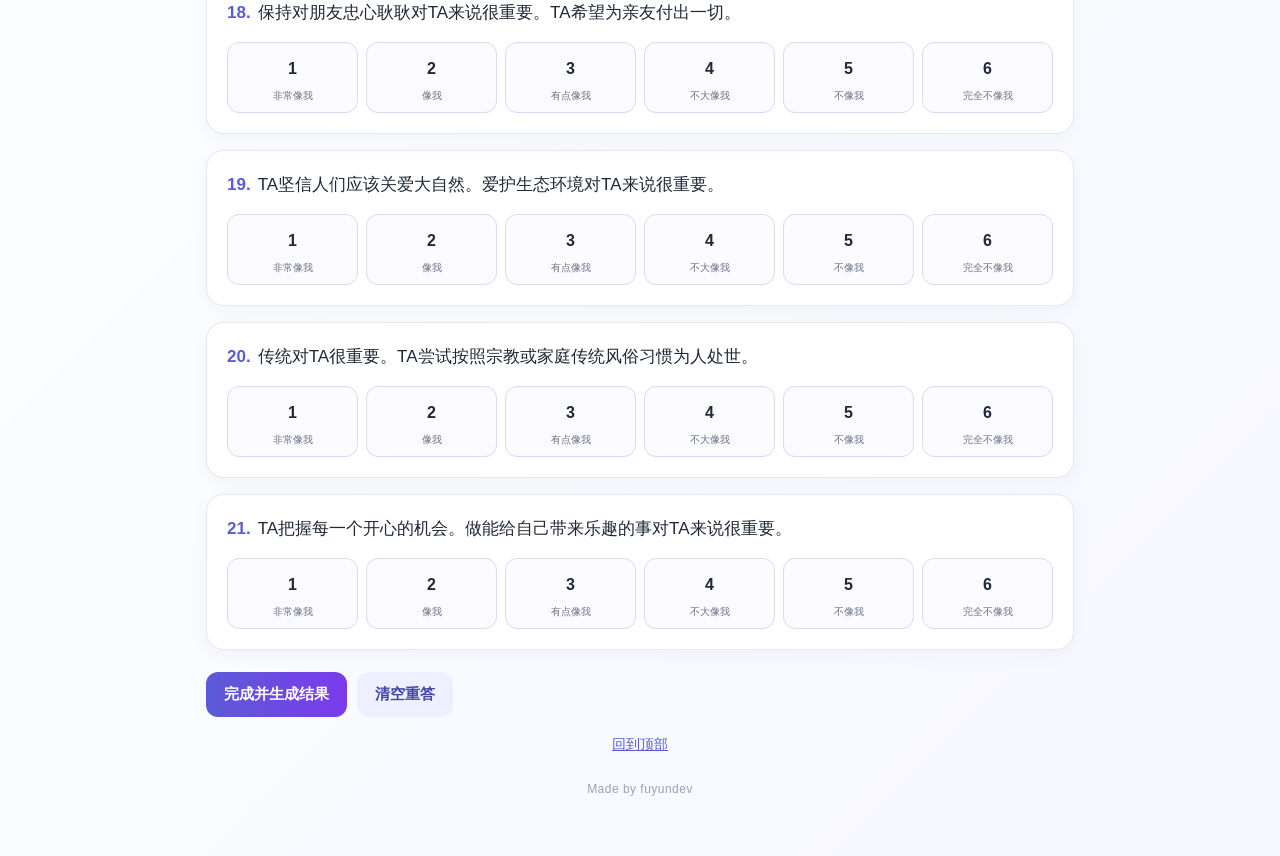
<file: values/index.html>
<!doctype html>
<html lang="zh-CN">
<head>
  <meta charset="utf-8" />
  <meta name="viewport" content="width=device-width, initial-scale=1" />
  <meta name="description" content="21 题 Schwartz 价值观问卷 PVQ-21 中文版，答完即出 10 种基本价值与 4 个高阶维度的相对重要性；数据仅保存在本地。" />
  <meta name="theme-color" content="#5b5bd6" />
  <meta property="og:type" content="website" />
  <meta property="og:title" content="个人价值观测试（PVQ-21）" />
  <meta property="og:description" content="21 题 Schwartz 价值观问卷 PVQ-21 中文版，答完即出 10 种基本价值与 4 个高阶维度的相对重要性；数据仅保存在本地。" />
  <link rel="icon" href="data:image/svg+xml,%3Csvg xmlns='http://www.w3.org/2000/svg' viewBox='0 0 100 100'%3E%3Ctext y='.9em' font-size='90'%3E%F0%9F%A7%AD%3C/text%3E%3C/svg%3E" />
  <title>个人价值观测试（PVQ-21）</title>
  <link rel="stylesheet" href="../assets/style.css" />
</head>
<body>
  <main class="wrap">
    <header id="header">
      <div class="htop">
        <h1>个人价值观测试（PVQ-21）</h1>
        <nav class="hnav" aria-label="站内导航"><a href="../">全部测试</a><a href="../overview/">结果总览</a></nav>
      </div>
      <p class="sub">共 21 题。每题是对某个人的简短描述，请想想「这个人」和你有多相似，选择相似的程度。所有答案仅保存在你的浏览器本地，不会上传到任何服务器。</p>
      <div class="bar" role="progressbar" aria-valuemin="0" aria-valuemax="21" aria-valuenow="0" id="progressbar"><div id="progress"></div></div>
      <div class="status"><span id="count">已完成 0 / 21</span><span>1 = 非常像我　6 = 完全不像我</span></div>
    </header>

    <section id="questions" aria-label="题目列表"></section>
    <div class="actions">
      <button class="primary" id="finish">完成并生成结果</button>
      <button class="secondary" id="clear">清空重答</button>
    </div>
    <section class="result" id="result" aria-live="polite">
      <h2>你的答题结果</h2>
      <p class="hint">按 Schwartz 价值观理论计分：先算出每种价值的均分（越高越像你），再减去你 21 题的总均分，得到「相对重要性」——正值表示这种价值对你比平均更重要，负值表示相对不那么重要。看相对排序即可，绝对数值意义不大。</p>
      <div id="resultBody"></div>
      <textarea id="summary" hidden readonly aria-hidden="true" tabindex="-1"></textarea>
      <div class="export-box">
        <div class="ai-cta">
          <div class="ai-cta-text"><b>让 AI 解读我的结果</b><span>会把你的逐题作答、各项得分和一段分析提示词一起复制，粘贴到 AI 里发送即可。内容由你自己粘贴，本页不经手任何数据。</span></div>
          <div class="ai-group" id="aiGroup"></div>
        </div>
        <details class="more" open>
          <summary>复制、下载、只要汇总</summary>
          <div class="more-body">
            <div class="export-row">
              <span class="export-label">内容</span>
              <div class="segmented" role="radiogroup" aria-label="导出内容" id="exportMode">
                <button type="button" class="on" data-mode="details" role="radio" aria-checked="true">逐题结果</button>
                <button type="button" data-mode="summary" role="radio" aria-checked="false">汇总结果</button>
              </div>
              <span class="export-note">上面的 AI 按钮也按这里的选择发送。</span>
            </div>
            <div class="export-row">
              <button class="secondary small" id="copy">复制文本</button>
              <button class="secondary small" id="copyPrompt">复制提示词 + 文本</button>
              <div class="dl-group">
                <button class="secondary small" data-format="txt">下载 TXT</button>
                <button class="secondary small" data-format="csv">下载 CSV</button>
                <button class="secondary small" data-format="json">下载 JSON</button>
              </div>
              <div class="wechat-note">微信内置浏览器不支持下载文件，请使用「复制」，或点右上角「在浏览器中打开」后再下载。</div>
            </div>
          </div>
        </details>
      </div>
      <div class="next" id="next"></div>
      <p class="cite">Schwartz, S. H. (2003). A proposal for measuring value orientations across nations. ESS Core Questionnaire Development. 中文版：Chen Dadi 修订自 Wang Xiaoming (2008)、Wayne (2006)、Haoda Sun (2006) 版本，Allegro AS 2010。本页把原「他」版措辞改为「TA」，男女通用。</p>
    </section>
    <div class="top"><a id="toplink" href="#top">回到顶部</a></div>
    <footer>Made by fuyundev</footer>
  </main>
  <div id="toast" role="status" aria-live="polite"></div>
  <button id="fab" type="button" aria-label="页面导航"></button>
  <script src="../assets/ai-logos.js"></script>
  <script src="../assets/common.js"></script>
  <script src="../assets/result-ctx.js"></script>
  <script src="../assets/tests/pvq.js"></script>
  <script src="../assets/app.js"></script>
</body>
</html>
</file>
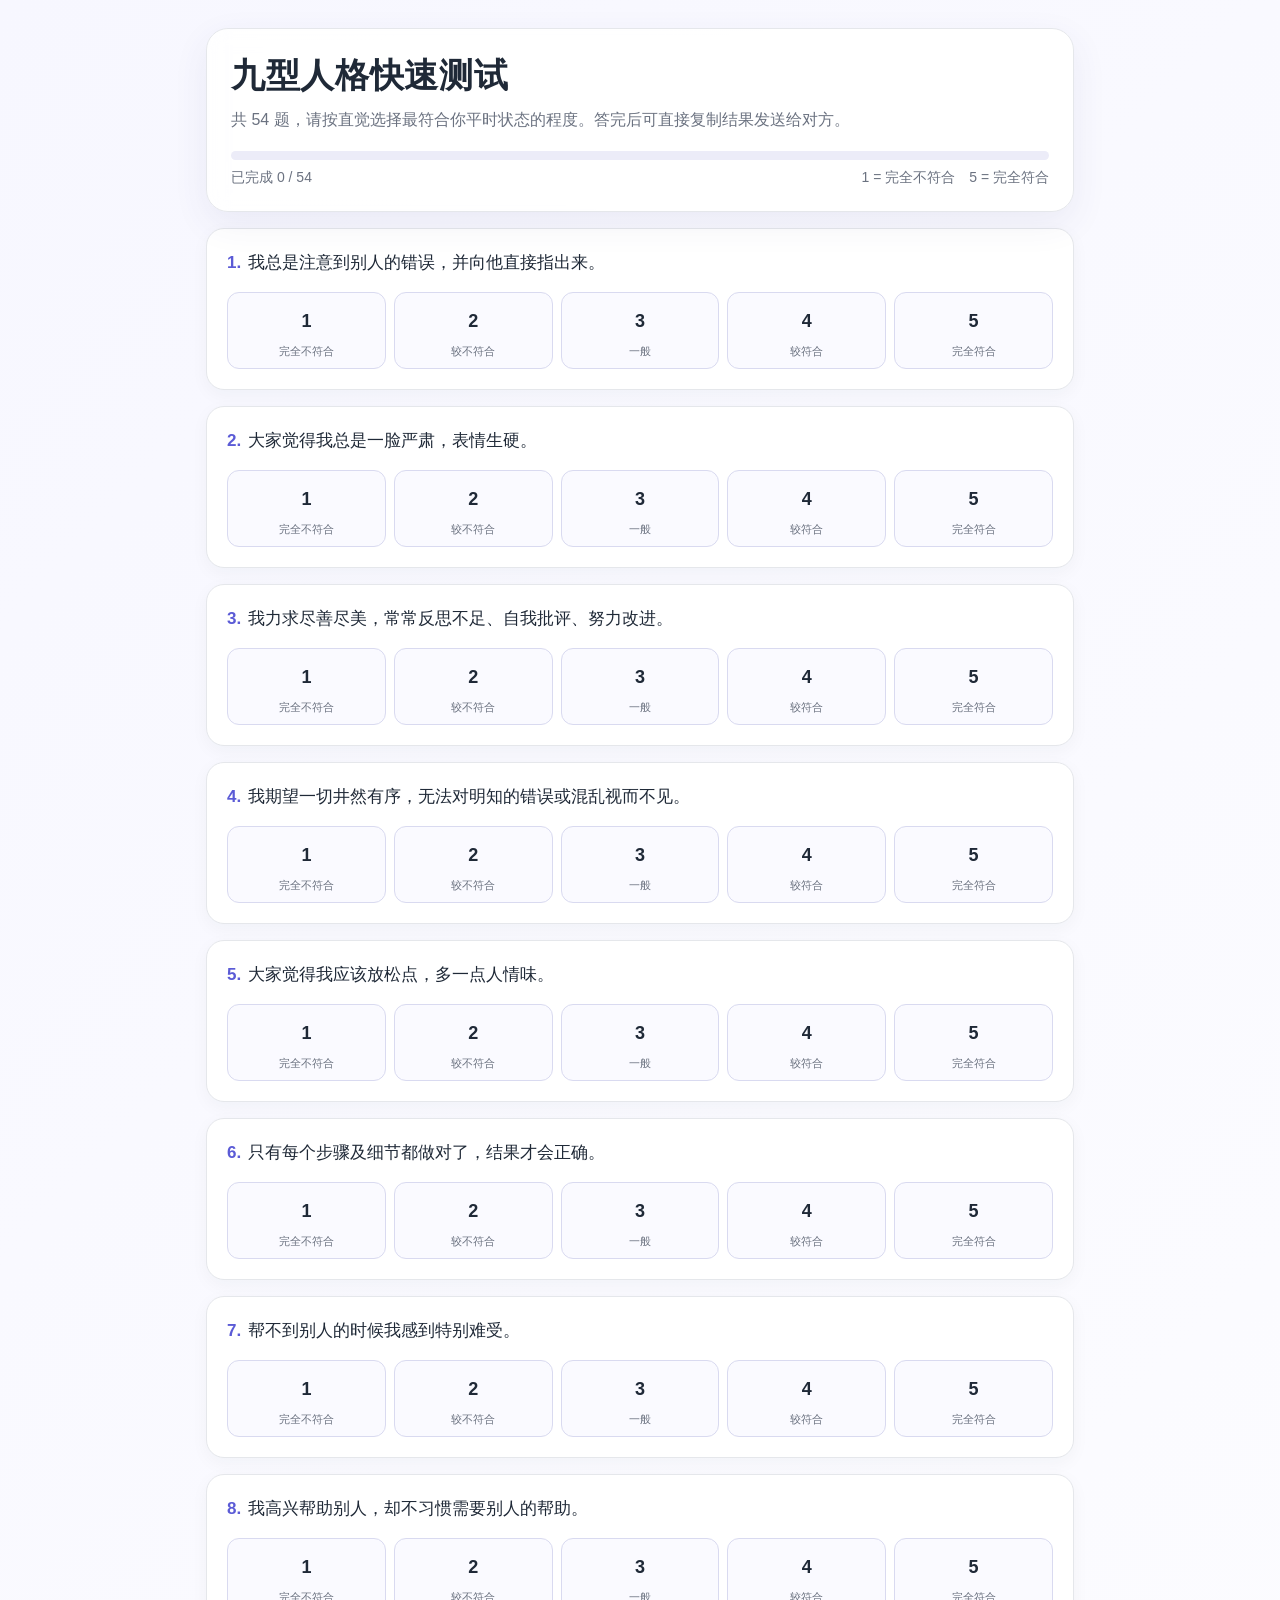
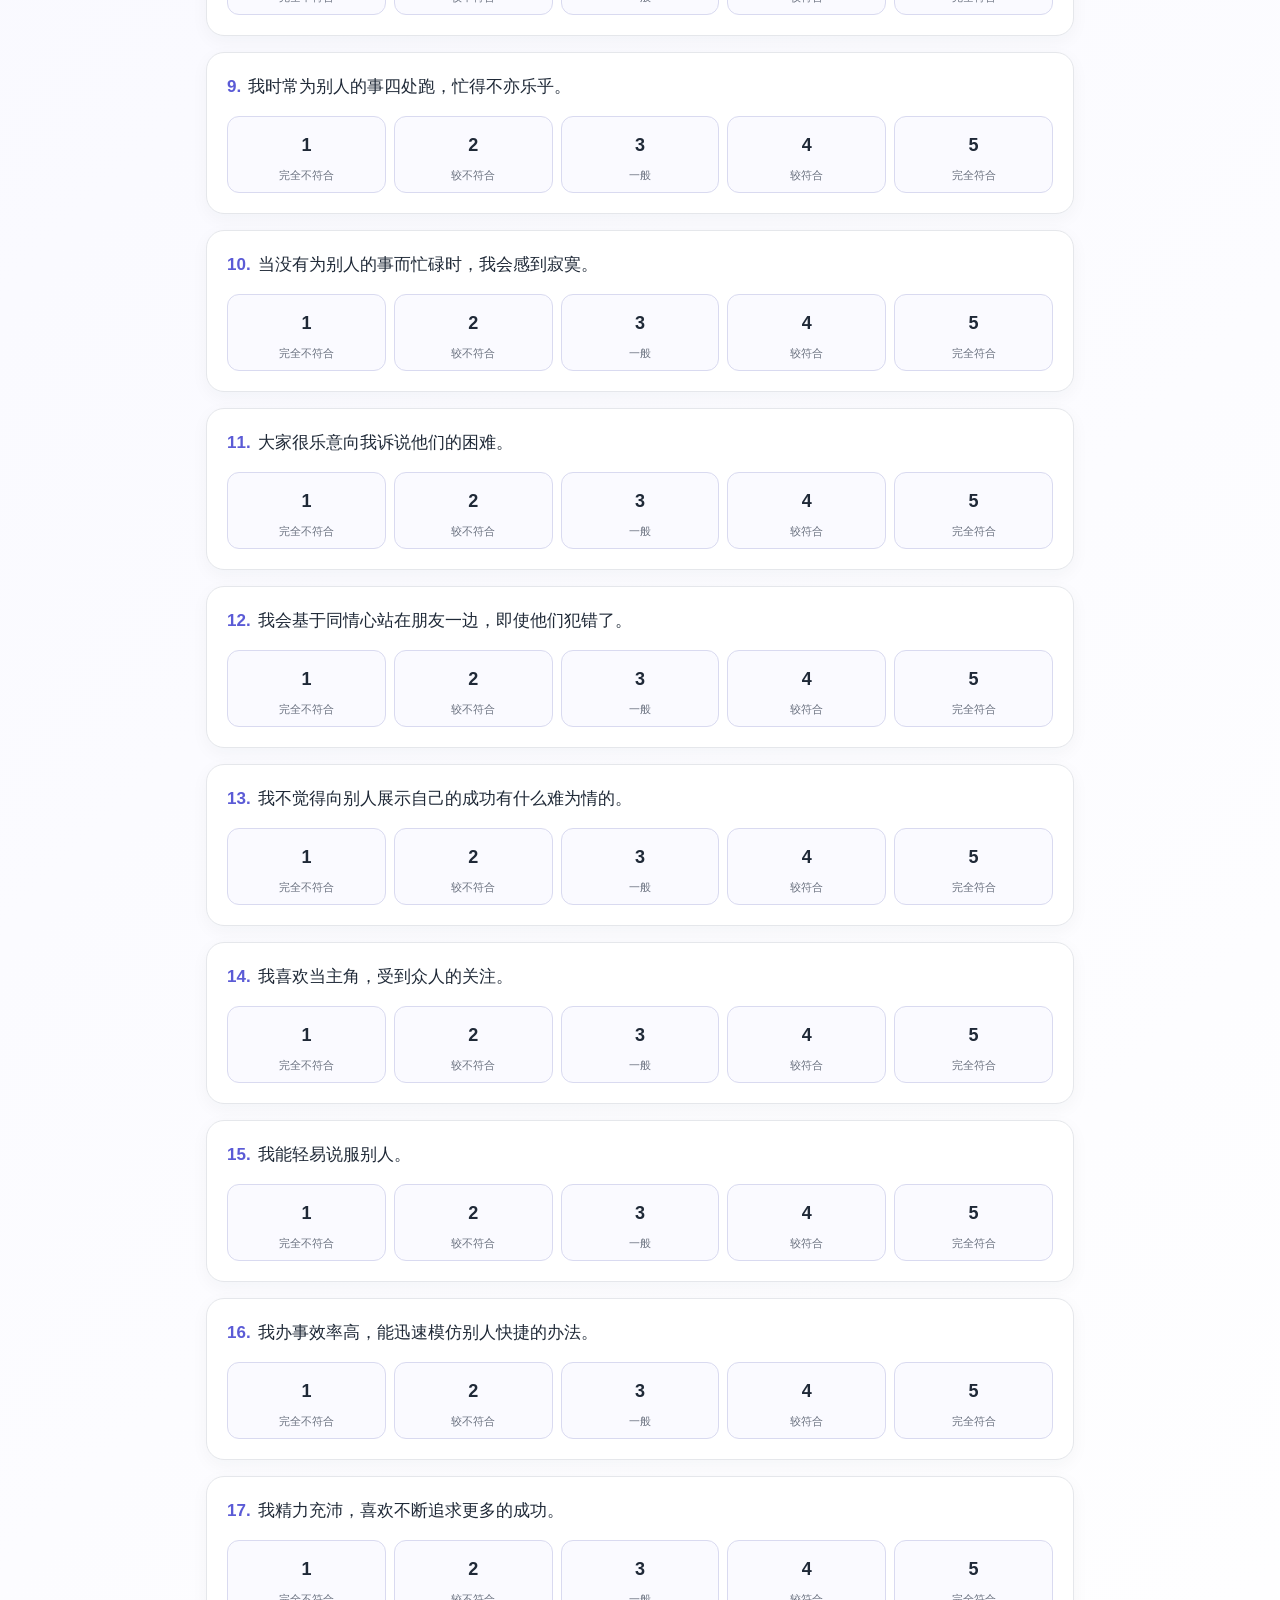
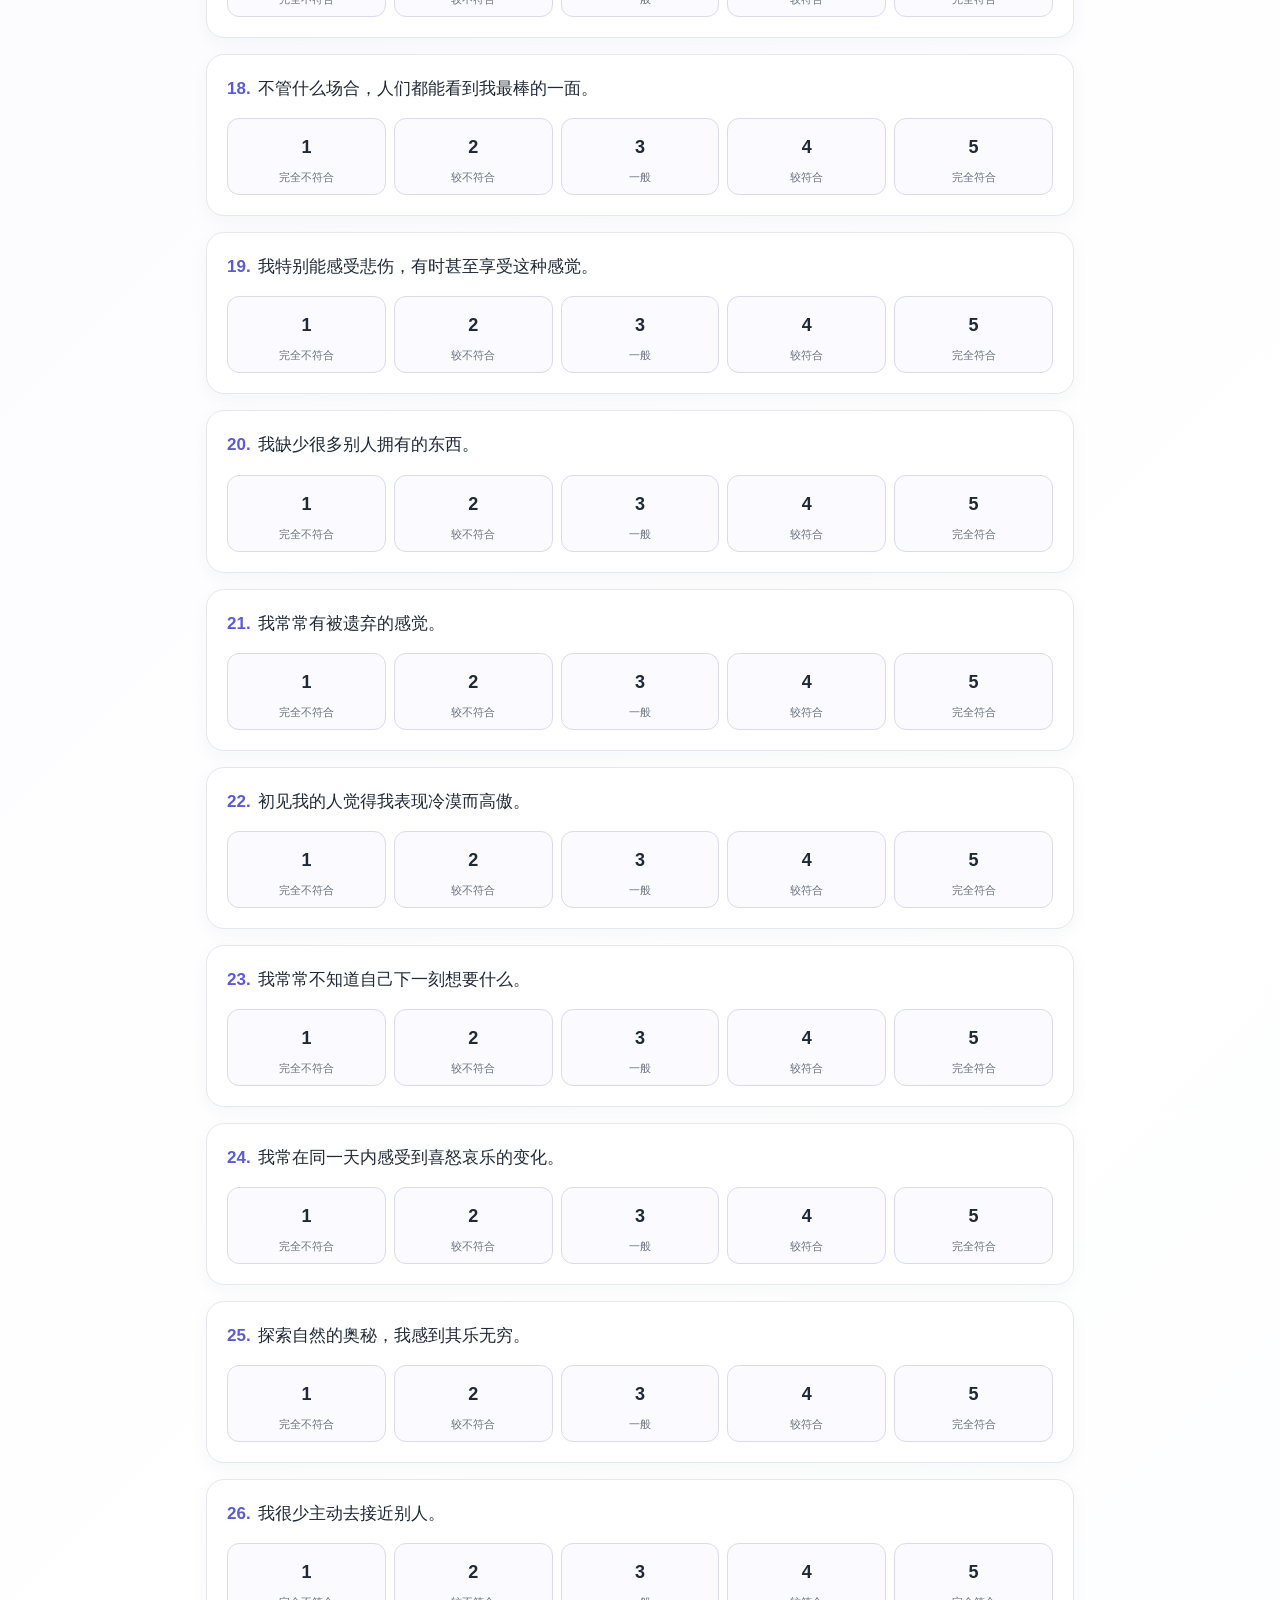
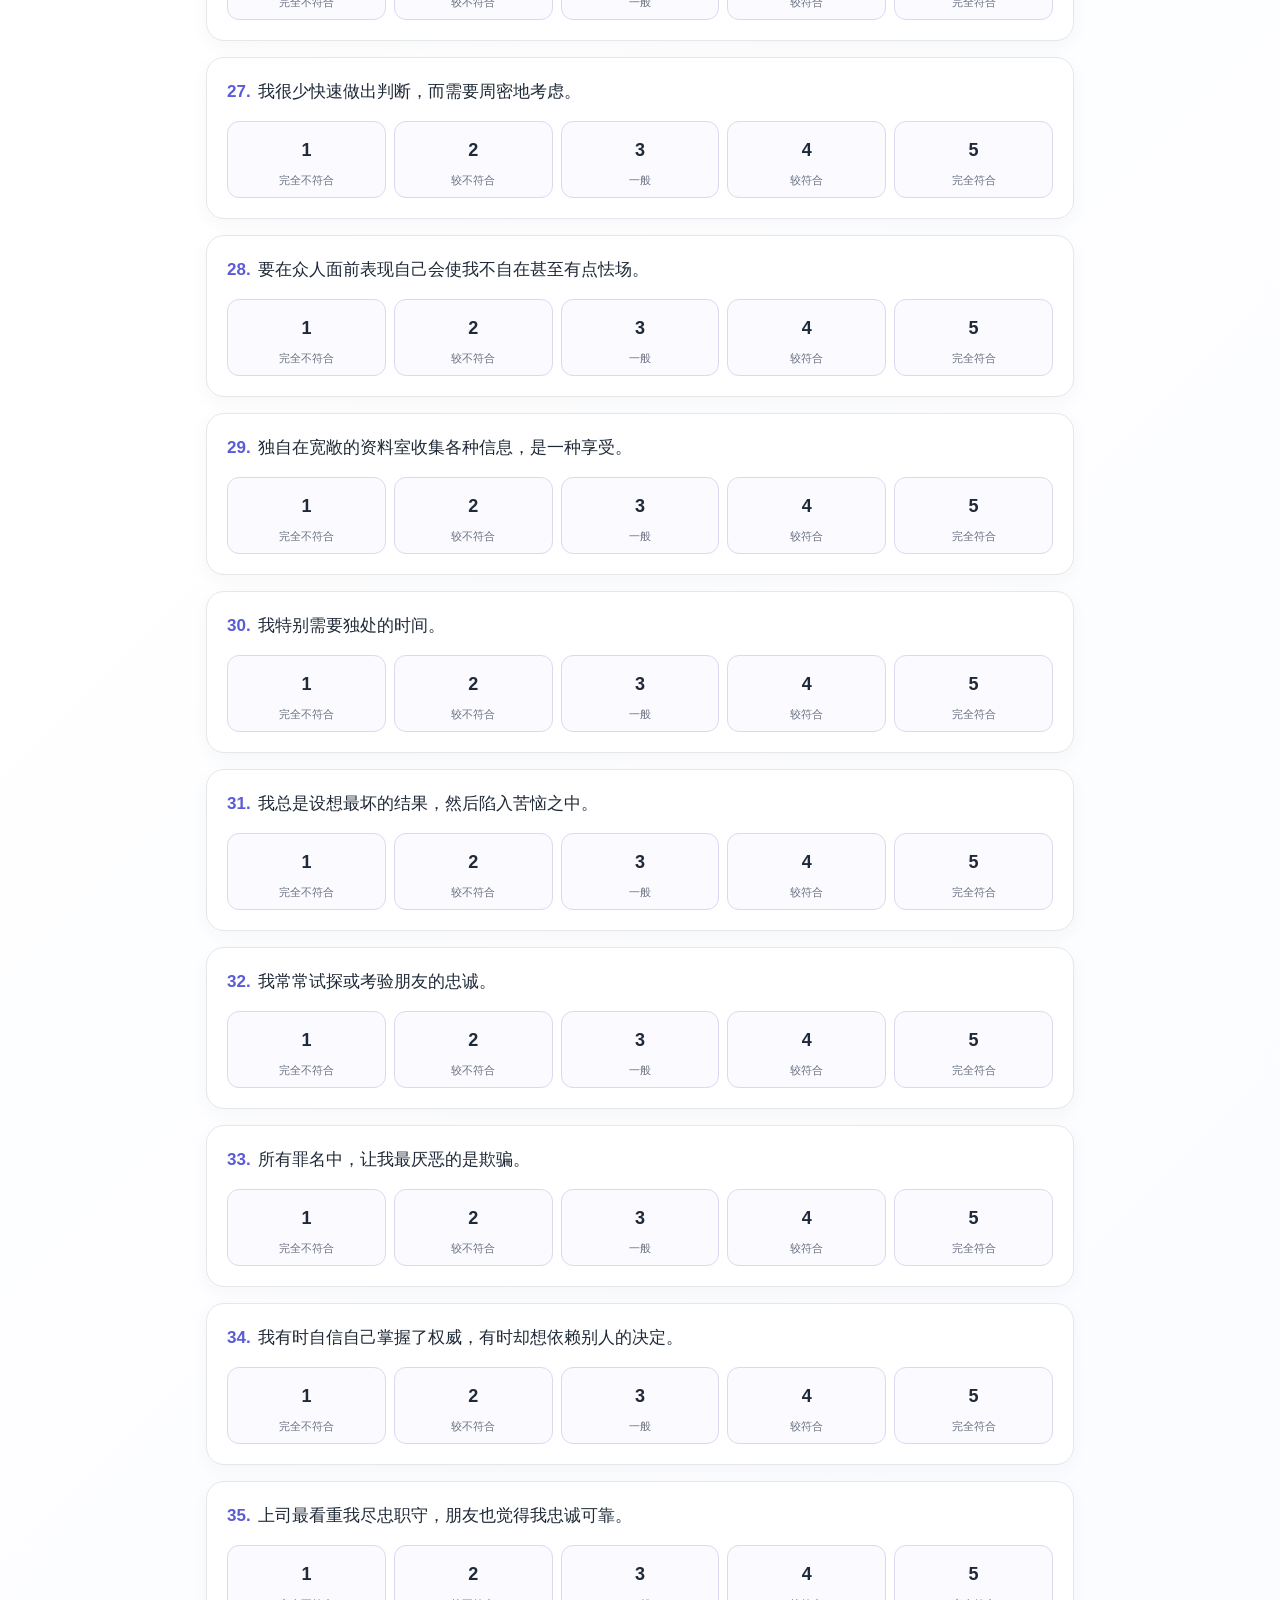
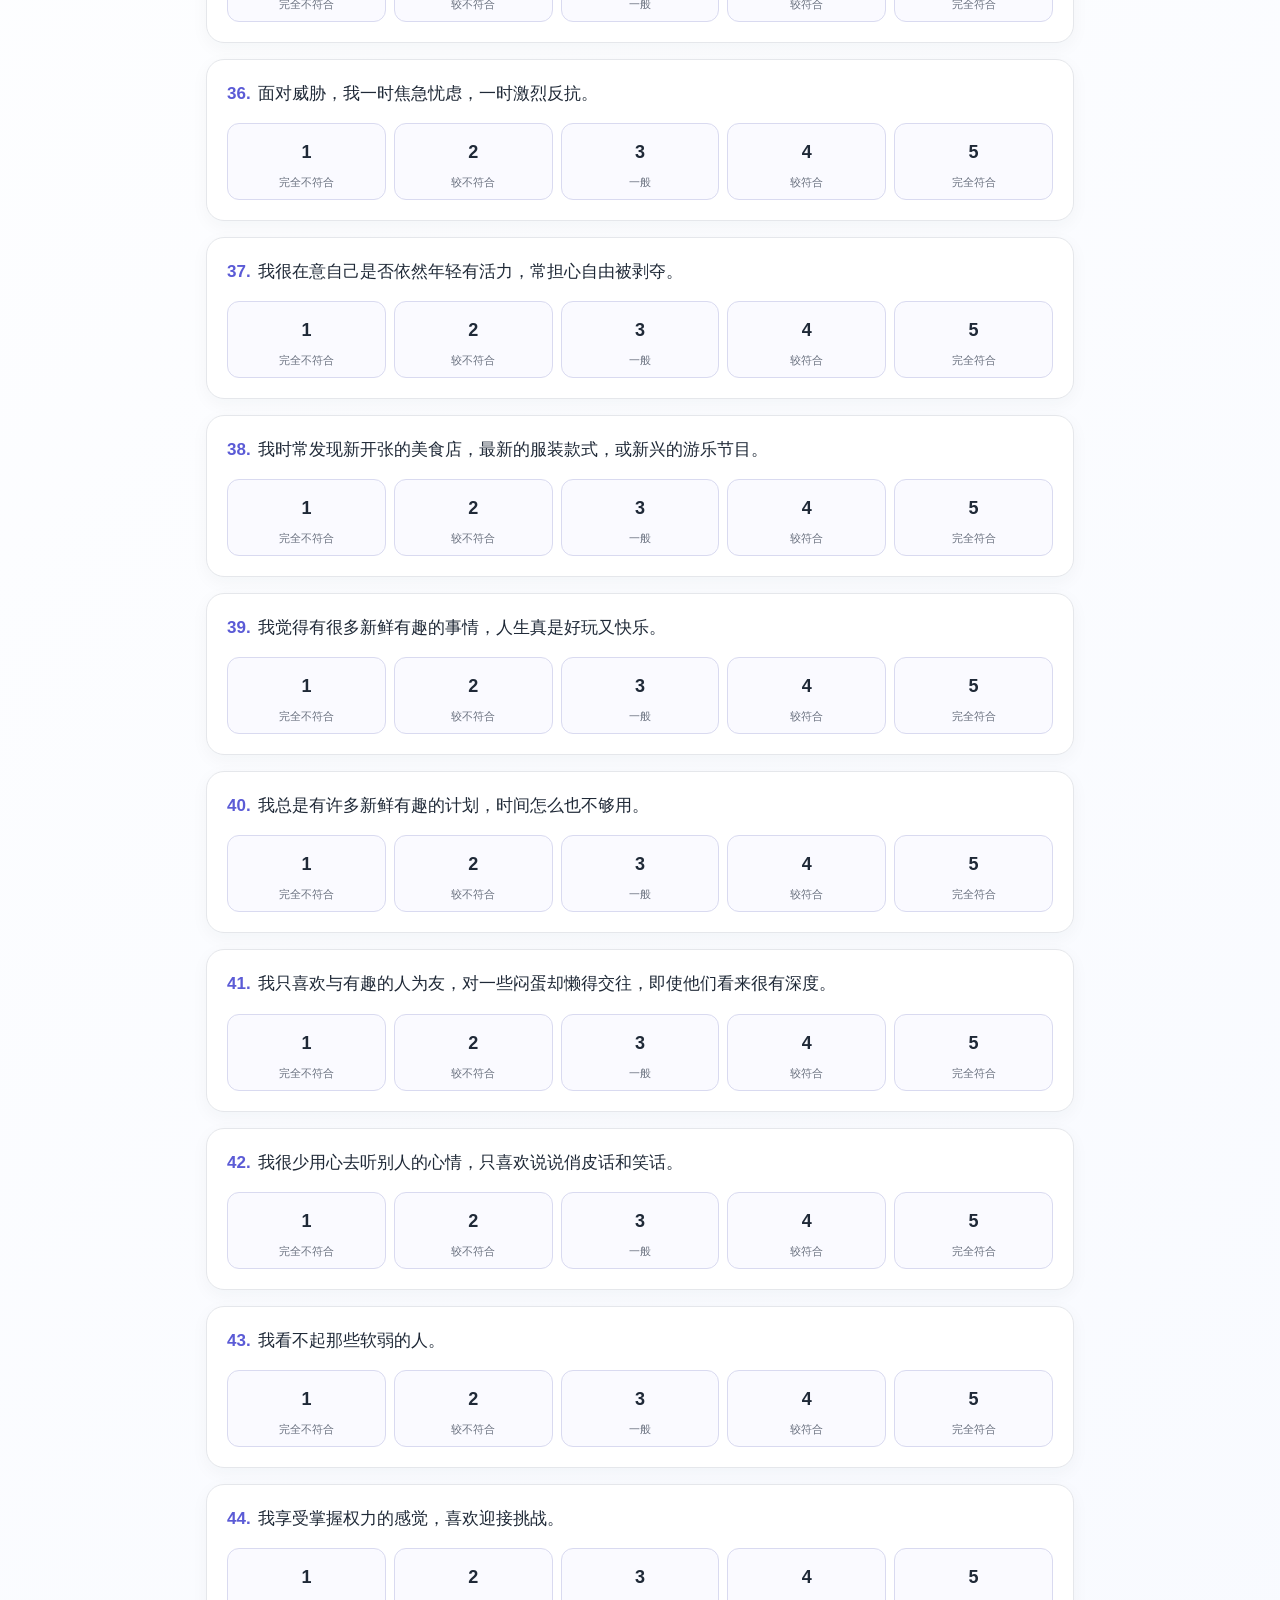
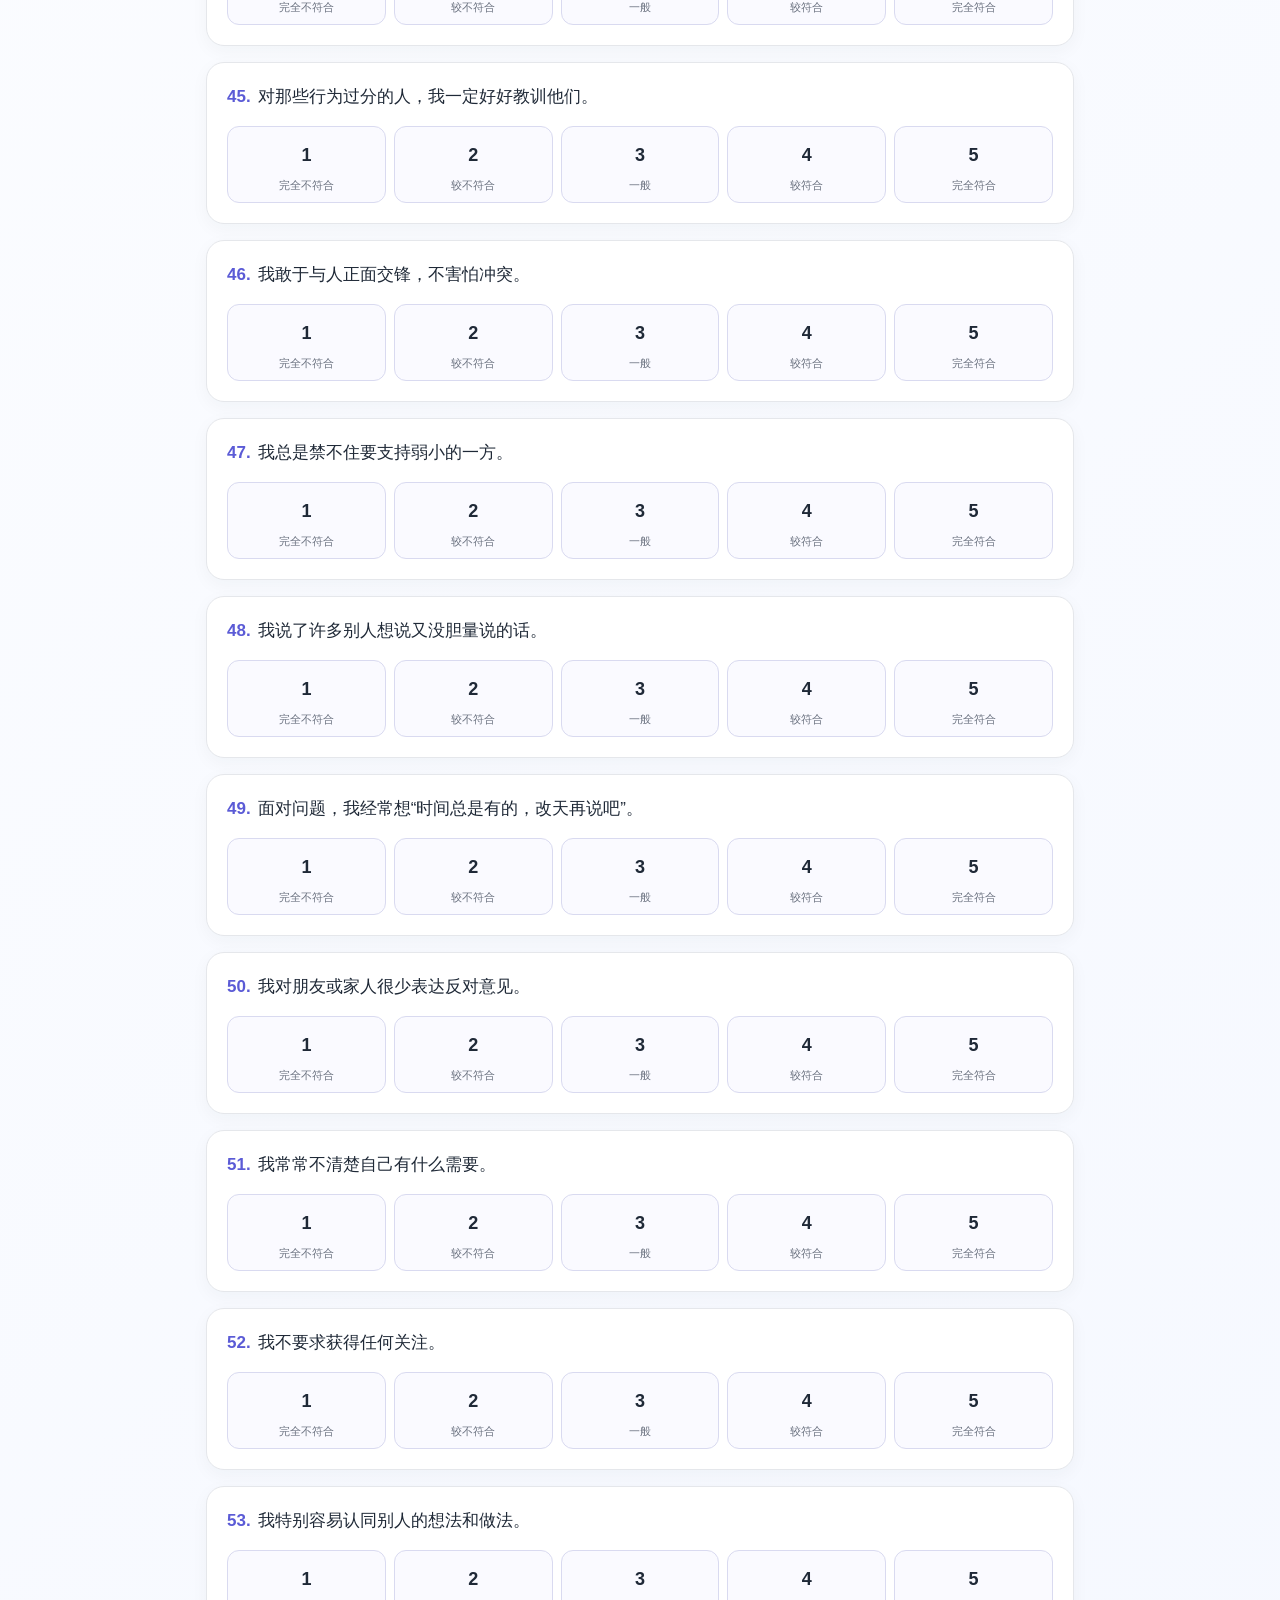
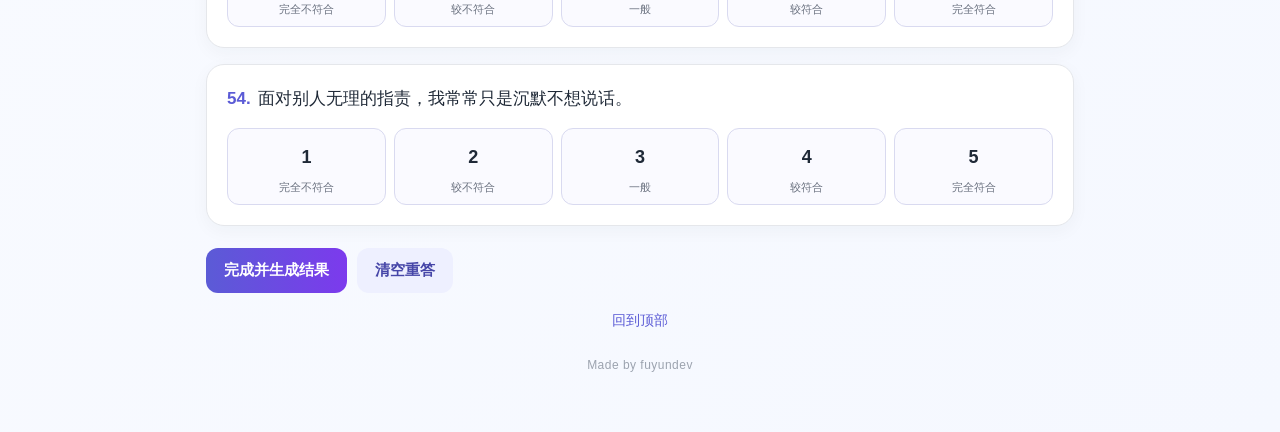
<file: 九型人格快速测试.html>
<!doctype html>
<html lang="zh-CN">
<head>
  <meta charset="utf-8" />
  <meta name="viewport" content="width=device-width, initial-scale=1" />
  <title>九型人格快速测试</title>
  <style>
    :root { --ink:#1f2937; --muted:#6b7280; --line:#e5e7eb; --brand:#5b5bd6; --brand2:#7c3aed; --soft:#f5f5ff; }
    * { box-sizing:border-box; }
    body { margin:0; color:var(--ink); background:linear-gradient(135deg,#f7f7ff,#fff 45%,#f5f8ff); font-family:-apple-system,BlinkMacSystemFont,"Segoe UI","PingFang SC","Microsoft YaHei",sans-serif; }
    .wrap { max-width:900px; margin:0 auto; padding:28px 16px 60px; }
    header { background:rgba(255,255,255,.88); border:1px solid var(--line); border-radius:22px; padding:24px; box-shadow:0 12px 35px rgba(64,64,130,.08); position:sticky; top:10px; z-index:5; backdrop-filter:blur(10px); }
    h1 { margin:0 0 8px; font-size:clamp(24px,5vw,34px); letter-spacing:.02em; }
    .sub { color:var(--muted); line-height:1.6; margin:0; }
    .bar { height:9px; background:#ececf8; border-radius:99px; overflow:hidden; margin-top:18px; }
    #progress { height:100%; width:0; background:linear-gradient(90deg,var(--brand),var(--brand2)); transition:width .25s; }
    .status { display:flex; justify-content:space-between; gap:12px; margin-top:9px; color:var(--muted); font-size:14px; }
    .question { background:#fff; border:1px solid var(--line); border-radius:18px; padding:20px; margin:16px 0; box-shadow:0 5px 18px rgba(31,41,55,.04); scroll-margin-top:150px; }
    .qtext { font-size:17px; line-height:1.65; margin:0 0 15px; }
    .num { color:var(--brand); font-weight:700; margin-right:7px; }
    .options { display:grid; grid-template-columns:repeat(5,1fr); gap:8px; }
    .options label { cursor:pointer; text-align:center; border:1px solid #d9daf0; border-radius:12px; padding:11px 5px 9px; background:#fafaff; transition:.15s; user-select:none; }
    .options label:hover { border-color:var(--brand); transform:translateY(-1px); }
    .options input { position:absolute; opacity:0; pointer-events:none; }
    .options input:checked + span { background:var(--brand); color:#fff; box-shadow:0 5px 12px rgba(91,91,214,.25); }
    .options span { display:block; border-radius:8px; padding:7px 3px; font-weight:700; font-size:18px; }
    .options small { display:block; color:var(--muted); font-size:11px; margin-top:5px; }
    .options input:checked + span + small { color:var(--brand); font-weight:600; }
    .actions { display:flex; flex-wrap:wrap; gap:10px; margin-top:22px; }
    .export-box { display:flex; flex-wrap:wrap; align-items:end; gap:10px; margin-top:15px; padding:14px; background:#f8f8ff; border:1px solid #e5e5fa; border-radius:13px; }
    .export-box label { display:flex; flex-direction:column; gap:5px; color:var(--muted); font-size:13px; font-weight:600; }
    select { min-width:130px; border:1px solid #d9daf0; border-radius:9px; padding:9px 10px; color:var(--ink); background:#fff; font:inherit; }
    button { border:0; border-radius:12px; padding:13px 18px; font-size:15px; cursor:pointer; font-weight:700; }
    .primary { background:linear-gradient(90deg,var(--brand),var(--brand2)); color:#fff; }
    .secondary { background:#eef0ff; color:#4646a8; }
    .result { display:none; background:#fff; border:1px solid #dcdcff; border-radius:20px; padding:22px; margin-top:22px; box-shadow:0 10px 28px rgba(91,91,214,.12); }
    .result h2 { margin:0 0 6px; }
    .hint { color:var(--muted); font-size:14px; line-height:1.6; }
    .scores { display:grid; grid-template-columns:repeat(3,1fr); gap:10px; margin:17px 0; }
    .score { background:var(--soft); border-radius:13px; padding:12px; }
    .score b { display:block; font-size:18px; color:#3737a1; }
    .score span { color:var(--muted); font-size:13px; }
    textarea { width:100%; min-height:150px; border:1px solid var(--line); border-radius:12px; padding:12px; font:14px/1.6 inherit; resize:vertical; }
    .top { text-align:center; margin:18px 0 0; }
    .top a { color:var(--brand); cursor:pointer; font-size:14px; }
    footer { text-align:center; color:#9ca3af; font-size:12px; margin-top:28px; letter-spacing:.04em; }
    @media (max-width:560px) { header { padding:18px; top:5px; } .question { padding:16px; } .options { gap:5px; } .options label { padding:8px 2px 6px; } .options span { font-size:16px; } .options small { font-size:10px; } .scores { grid-template-columns:repeat(2,1fr); } }
  </style>
</head>
<body>
  <main class="wrap">
    <header>
      <h1>九型人格快速测试</h1>
      <p class="sub">共 54 题，请按直觉选择最符合你平时状态的程度。答完后可直接复制结果发送给对方。</p>
      <div class="bar"><div id="progress"></div></div>
      <div class="status"><span id="count">已完成 0 / 54</span><span>1 = 完全不符合　5 = 完全符合</span></div>
    </header>

    <section id="questions"></section>
    <div class="actions">
      <button class="primary" id="finish">完成并生成结果</button>
      <button class="secondary" id="clear">清空重答</button>
    </div>
    <section class="result" id="result">
      <h2>你的答题结果</h2>
      <p class="hint">以下是按每 6 题汇总的分数，仅用于完成这份测试，不等同于专业心理评估。</p>
      <div class="scores" id="scores"></div>
      <textarea id="summary" readonly></textarea>
      <div class="actions">
        <button class="primary" id="copy">复制汇总结果</button>
        <button class="secondary" id="copyDetails">复制逐题结果</button>
      </div>
      <div class="export-box">
        <label>导出内容
          <select id="exportMode"><option value="summary">汇总结果</option><option value="details">逐题结果</option></select>
        </label>
        <label>导出格式
          <select id="exportFormat"><option value="txt">TXT 文本</option><option value="csv">CSV 表格</option><option value="json">JSON 数据</option></select>
        </label>
        <button class="secondary" id="download">下载文件</button>
      </div>
    </section>
    <div class="top"><a id="toplink">回到顶部</a></div>
    <footer>Made by fuyundev</footer>
  </main>
<script>
const questions = [
"我总是注意到别人的错误，并向他直接指出来。","大家觉得我总是一脸严肃，表情生硬。","我力求尽善尽美，常常反思不足、自我批评、努力改进。","我期望一切井然有序，无法对明知的错误或混乱视而不见。","大家觉得我应该放松点，多一点人情味。","只有每个步骤及细节都做对了，结果才会正确。","帮不到别人的时候我感到特别难受。","我高兴帮助别人，却不习惯需要别人的帮助。","我时常为别人的事四处跑，忙得不亦乐乎。","当没有为别人的事而忙碌时，我会感到寂寞。","大家很乐意向我诉说他们的困难。","我会基于同情心站在朋友一边，即使他们犯错了。","我不觉得向别人展示自己的成功有什么难为情的。","我喜欢当主角，受到众人的关注。","我能轻易说服别人。","我办事效率高，能迅速模仿别人快捷的办法。","我精力充沛，喜欢不断追求更多的成功。","不管什么场合，人们都能看到我最棒的一面。","我特别能感受悲伤，有时甚至享受这种感觉。","我缺少很多别人拥有的东西。","我常常有被遗弃的感觉。","初见我的人觉得我表现冷漠而高傲。","我常常不知道自己下一刻想要什么。","我常在同一天内感受到喜怒哀乐的变化。","探索自然的奥秘，我感到其乐无穷。","我很少主动去接近别人。","我很少快速做出判断，而需要周密地考虑。","要在众人面前表现自己会使我不自在甚至有点怯场。","独自在宽敞的资料室收集各种信息，是一种享受。","我特别需要独处的时间。","我总是设想最坏的结果，然后陷入苦恼之中。","我常常试探或考验朋友的忠诚。","所有罪名中，让我最厌恶的是欺骗。","我有时自信自己掌握了权威，有时却想依赖别人的决定。","上司最看重我尽忠职守，朋友也觉得我忠诚可靠。","面对威胁，我一时焦急忧虑，一时激烈反抗。","我很在意自己是否依然年轻有活力，常担心自由被剥夺。","我时常发现新开张的美食店，最新的服装款式，或新兴的游乐节目。","我觉得有很多新鲜有趣的事情，人生真是好玩又快乐。","我总是有许多新鲜有趣的计划，时间怎么也不够用。","我只喜欢与有趣的人为友，对一些闷蛋却懒得交往，即使他们看来很有深度。","我很少用心去听别人的心情，只喜欢说说俏皮话和笑话。","我看不起那些软弱的人。","我享受掌握权力的感觉，喜欢迎接挑战。","对那些行为过分的人，我一定好好教训他们。","我敢于与人正面交锋，不害怕冲突。","我总是禁不住要支持弱小的一方。","我说了许多别人想说又没胆量说的话。","面对问题，我经常想“时间总是有的，改天再说吧”。","我对朋友或家人很少表达反对意见。","我常常不清楚自己有什么需要。","我不要求获得任何关注。","我特别容易认同别人的想法和做法。","面对别人无理的指责，我常常只是沉默不想说话。"
];
const types = ["1号 完美型","2号 助人型","3号 成就型","4号 自我型","5号 理智型","6号 忠诚型","7号 活跃型","8号 领袖型","9号 和平型"];
let latestSums = [];
const root = document.getElementById('questions');
questions.forEach((q,i)=>{ const n=i+1; const el=document.createElement('article'); el.className='question'; el.id='q'+n; el.innerHTML=`<p class="qtext"><span class="num">${n}.</span>${q}</p><div class="options">${[1,2,3,4,5].map(v=>`<label><input type="radio" name="q${n}" value="${v}"><span>${v}</span><small>${v===1?'完全不符合':v===5?'完全符合':v===2?'较不符合':v===4?'较符合':'一般'}</small></label>`).join('')}</div>`; root.appendChild(el); });
function labelFor(v){ return v==1?'完全不符合':v==5?'完全符合':v==2?'较不符合':v==4?'较符合':'一般'; }
function update(){ const answered=document.querySelectorAll('input:checked').length; document.getElementById('count').textContent=`已完成 ${answered} / ${questions.length}`; document.getElementById('progress').style.width=(answered/questions.length*100)+'%'; const saved={}; document.querySelectorAll('input:checked').forEach(x=>saved[x.name]=x.value); localStorage.setItem('enneagramAnswers',JSON.stringify(saved)); }
root.addEventListener('change',update);
document.getElementById('finish').onclick=()=>{ const vals=questions.map((_,i)=>document.querySelector(`input[name=q${i+1}]:checked`)); const missing=vals.findIndex(x=>!x); if(missing>=0){ document.getElementById('q'+(missing+1)).scrollIntoView({behavior:'smooth',block:'center'}); alert(`还有第 ${missing+1} 题未选择，请完成后再生成结果。`); return; } const sums=Array(9).fill(0); vals.forEach((x,i)=>sums[Math.floor(i/6)]+=Number(x.value)); latestSums=sums; const scores=document.getElementById('scores'); scores.innerHTML=sums.map((s,i)=>`<div class="score"><b>${s} 分</b><span>${types[i]}</span></div>`).join(''); const max=Math.max(...sums), winners=sums.map((s,i)=>s===max?types[i]:'').filter(Boolean).join('、'); const lines=['九型人格测试结果','',...sums.map((s,i)=>`${types[i]}：${s} 分`),'',`最高分：${winners}`]; document.getElementById('summary').value=lines.join('\n'); document.getElementById('result').style.display='block'; document.getElementById('result').scrollIntoView({behavior:'smooth'}); };
document.getElementById('copy').onclick=async()=>{ try{ await navigator.clipboard.writeText(document.getElementById('summary').value); alert('结果已复制，可以直接粘贴发送。'); }catch(e){ document.getElementById('summary').select(); document.execCommand('copy'); alert('结果已复制。'); } };
function detailText(){ const vals=questions.map((_,i)=>document.querySelector(`input[name=q${i+1}]:checked`)); return ['九型人格测试逐题结果','',...questions.map((q,i)=>`${i+1}. ${q}\n   我的选择：${vals[i].value}（${labelFor(vals[i].value)}）`)].join('\n\n'); }
document.getElementById('copyDetails').onclick=async()=>{ try{ await navigator.clipboard.writeText(detailText()); alert('逐题结果已复制，可以直接粘贴发送。'); }catch(e){ const t=document.createElement('textarea'); t.value=detailText(); document.body.appendChild(t); t.select(); document.execCommand('copy'); t.remove(); alert('逐题结果已复制。'); } };
function exportContent(){ const mode=document.getElementById('exportMode').value, format=document.getElementById('exportFormat').value; if(format==='txt') return mode==='summary'?document.getElementById('summary').value:detailText(); if(mode==='summary'){ if(format==='json') return JSON.stringify({title:'九型人格测试结果',scores:types.map((type,i)=>({type,score:latestSums[i]}))},null,2); return [['类型','分数'],...types.map((type,i)=>[type,latestSums[i]])].map(row=>row.map(v=>'"'+String(v).replaceAll('"','""')+'"').join(',')).join('\n'); } const vals=questions.map((_,i)=>document.querySelector(`input[name=q${i+1}]:checked`)); if(format==='json') return JSON.stringify({title:'九型人格测试逐题结果',answers:questions.map((q,i)=>({questionNo:i+1,question:q,score:Number(vals[i].value),label:labelFor(vals[i].value)}))},null,2); return [['题号','题目','分数','选项'],...questions.map((q,i)=>[i+1,q,vals[i].value,labelFor(vals[i].value)])].map(row=>row.map(v=>'"'+String(v).replaceAll('"','""')+'"').join(',')).join('\n'); }
document.getElementById('download').onclick=()=>{ const format=document.getElementById('exportFormat').value; const ext=format==='txt'?'txt':format; const mime=format==='json'?'application/json;charset=utf-8':format==='csv'?'text/csv;charset=utf-8':'text/plain;charset=utf-8'; const blob=new Blob([exportContent()],{type:mime}); const a=document.createElement('a'); a.href=URL.createObjectURL(blob); a.download=`九型人格测试结果.${ext}`; a.click(); URL.revokeObjectURL(a.href); };
document.getElementById('clear').onclick=()=>{ if(confirm('确定要清空所有答案并重新开始吗？')){ document.querySelectorAll('input:checked').forEach(x=>x.checked=false); localStorage.removeItem('enneagramAnswers'); document.getElementById('result').style.display='none'; update(); window.scrollTo({top:0,behavior:'smooth'}); } };
document.getElementById('toplink').onclick=()=>window.scrollTo({top:0,behavior:'smooth'});
try{ const saved=JSON.parse(localStorage.getItem('enneagramAnswers')||'{}'); Object.entries(saved).forEach(([name,value])=>{ const input=document.querySelector(`input[name="${name}"][value="${value}"]`); if(input) input.checked=true; }); }catch(e){}
update();
</script>
</body>
</html>
</file>
<file: assets/style.css>
:root { --ink:#1f2937; --muted:#6b7280; --line:#e5e7eb; --brand:#5b5bd6; --brand2:#7c3aed; --soft:#f5f5ff; --danger:#dc2626; }
* { box-sizing:border-box; }
html { scroll-behavior:smooth; }
body { margin:0; min-height:100vh; color:var(--ink); background:linear-gradient(135deg,#f7f7ff,#fff 45%,#f5f8ff); font-family:-apple-system,BlinkMacSystemFont,"Segoe UI","PingFang SC","Microsoft YaHei",sans-serif; }
.wrap { max-width:900px; margin:0 auto; padding:28px 16px 60px; }
header { background:rgba(255,255,255,.88); border:1px solid var(--line); border-radius:22px; padding:24px; box-shadow:0 12px 35px rgba(64,64,130,.08); position:sticky; top:10px; z-index:5; backdrop-filter:blur(10px); overflow-anchor:none; }
h1 { margin:0 0 8px; font-size:clamp(24px,5vw,34px); letter-spacing:.02em; }
.htop { display:flex; align-items:baseline; justify-content:space-between; gap:14px; }
.htop h1 { min-width:0; }
.hnav { display:flex; gap:14px; flex-shrink:0; font-size:13px; white-space:nowrap; }
.hnav a { color:var(--brand); text-decoration:none; }
.hnav a:hover { text-decoration:underline; }
.hnav a:first-child::before { content:'‹ '; }
.sub { color:var(--muted); line-height:1.6; margin:0; }
/* 向下滚动后头部收起，少占屏幕空间；JS 补齐高度差，保证文档流不变、不触发滚动锚定 */
header.compact { padding:12px 24px; }
header.compact h1 { font-size:20px; margin-bottom:0; white-space:nowrap; overflow:hidden; text-overflow:ellipsis; }
header.compact .hnav { font-size:12px; }
header.compact .sub { display:none; }
header.compact .bar { margin-top:10px; height:6px; }
header.compact .status { margin-top:6px; font-size:13px; }
.bar { height:9px; background:#ececf8; border-radius:99px; overflow:hidden; margin-top:18px; }
#progress { height:100%; width:0; background:linear-gradient(90deg,var(--brand),var(--brand2)); transition:width .25s; }
.status { display:flex; justify-content:space-between; align-items:baseline; gap:12px; margin-top:9px; color:var(--muted); font-size:14px; }
.status span:first-child { white-space:nowrap; }
.status span:last-child { text-align:right; }
.question { background:#fff; border:1px solid var(--line); border-radius:18px; padding:20px; margin:16px 0; box-shadow:0 5px 18px rgba(31,41,55,.04); scroll-margin-top:120px; transition:border-color .2s, box-shadow .2s; }
.question.missing { border-color:var(--danger); box-shadow:0 0 0 3px rgba(220,38,38,.12); }
.question.missing .qtext::after { content:"未作答"; color:var(--danger); font-size:12px; font-weight:600; margin-left:8px; vertical-align:middle; }
.qtext { font-size:17px; line-height:1.65; margin:0 0 15px; }
.num { color:var(--brand); font-weight:700; margin-right:7px; }
fieldset.options { display:grid; grid-template-columns:repeat(5,1fr); gap:8px; border:0; padding:0; margin:0; min-width:0; }
.options label { cursor:pointer; text-align:center; border:1px solid #d9daf0; border-radius:12px; padding:11px 5px 9px; background:#fafaff; transition:.15s; user-select:none; position:relative; }
.options label:hover { border-color:var(--brand); transform:translateY(-1px); }
.options label:has(input:checked) { border-color:var(--brand); background:#fff; }
.options label:has(input:focus-visible) { outline:2px solid var(--brand2); outline-offset:2px; }
.options input { position:absolute; opacity:0; pointer-events:none; }
.options input:checked + span { background:var(--brand); color:#fff; box-shadow:0 5px 12px rgba(91,91,214,.25); }
.options span { display:block; border-radius:8px; padding:7px 3px; font-weight:700; font-size:18px; }
.options small { display:block; color:var(--muted); font-size:11px; margin-top:5px; }
.options input:checked + span + small { color:var(--brand); font-weight:600; }
.actions { display:flex; flex-wrap:wrap; gap:10px; margin-top:22px; }
.export-box { display:flex; flex-direction:column; gap:12px; margin-top:18px; padding:14px 16px; background:#f8f8ff; border:1px solid #e5e5fa; border-radius:14px; }
.export-row { display:flex; flex-wrap:wrap; align-items:center; gap:10px; }
.export-label { color:var(--muted); font-size:13px; font-weight:600; }
.segmented { display:inline-flex; background:#e9e9fb; border-radius:11px; padding:3px; gap:2px; }
.segmented button { background:transparent; color:#5a5a9a; border-radius:9px; padding:8px 14px; font-size:14px; font-weight:600; }
.segmented button.on { background:#fff; color:#3737a1; box-shadow:0 2px 6px rgba(91,91,214,.18); }
.dl-group { display:inline-flex; flex-wrap:wrap; gap:6px; }
.export-divider { height:1px; background:#e5e5fa; margin:2px 0; }
.ai-group { display:flex; flex-wrap:wrap; gap:8px; }
.ai-btn { display:inline-flex; align-items:center; gap:7px; background:#fff; border:1px solid #dcdcff; color:#2f2f7a; padding:8px 12px 8px 9px; border-radius:11px; font-size:13px; font-weight:600; transition:.15s; }
.ai-btn:hover { border-color:var(--brand); transform:translateY(-1px); box-shadow:0 4px 12px rgba(91,91,214,.15); }
.ai-btn img { width:18px; height:18px; border-radius:5px; display:block; }
.export-note { color:var(--muted); font-size:12px; line-height:1.6; margin:-4px 0 0; }
button.small { padding:9px 13px; font-size:13px; border-radius:10px; }
.export-row .primary { margin-right:6px; }
button { border:0; border-radius:12px; padding:13px 18px; font-size:15px; cursor:pointer; font-weight:700; font-family:inherit; }
button:focus-visible { outline:2px solid var(--brand2); outline-offset:2px; }
.primary { background:linear-gradient(90deg,var(--brand),var(--brand2)); color:#fff; }
.secondary { background:#eef0ff; color:#4646a8; }
.result { display:none; background:#fff; border:1px solid #dcdcff; border-radius:20px; padding:22px; margin-top:22px; box-shadow:0 10px 28px rgba(91,91,214,.12); scroll-margin-top:120px; }
.result h2 { margin:0 0 6px; }
.hint { color:var(--muted); font-size:14px; line-height:1.6; }
.highlight { background:linear-gradient(135deg,#f5f5ff,#f3e8ff); border:1px solid #e0d7ff; border-radius:16px; padding:16px 18px; margin:16px 0; }
.highlight.flat { background:#fffbeb; border-color:#fde68a; }
.highlight.flat .type { color:#92400e; font-size:19px; }
.highlight .label { color:var(--muted); font-size:13px; }
.highlight .type { font-size:22px; font-weight:800; color:#3737a1; margin:2px 0 6px; }
.highlight .desc { margin:0; line-height:1.7; font-size:14.5px; }
.highlight .wing { color:var(--muted); font-size:13px; margin-top:8px; }
.ranking { display:flex; flex-direction:column; gap:9px; margin:16px 0 4px; }
.row { display:grid; grid-template-columns:110px 1fr 56px; align-items:center; gap:10px; font-size:14px; }
.row .name { font-weight:600; white-space:nowrap; overflow:hidden; text-overflow:ellipsis; }
.row .track { height:14px; background:#ececf8; border-radius:99px; overflow:hidden; }
.row .fill { height:100%; width:0; background:linear-gradient(90deg,var(--brand),var(--brand2)); border-radius:99px; transition:width .6s ease; }
.row.best .fill { background:linear-gradient(90deg,#f59e0b,#f97316); }
.row .val { text-align:right; font-weight:700; color:#3737a1; font-variant-numeric:tabular-nums; }
.top { text-align:center; margin:18px 0 0; }
.top a { color:var(--brand); cursor:pointer; font-size:14px; }
footer { text-align:center; color:#9ca3af; font-size:12px; margin-top:28px; letter-spacing:.04em; }
#toast { position:fixed; left:50%; bottom:28px; transform:translateX(-50%) translateY(20px); background:rgba(31,41,55,.94); color:#fff; padding:11px 18px; border-radius:12px; font-size:14px; opacity:0; pointer-events:none; transition:.25s; z-index:20; max-width:calc(100% - 32px); text-align:center; }
#toast.show { opacity:1; transform:translateX(-50%) translateY(0); }
#toast.error { background:rgba(185,28,28,.95); }
#toast a { color:#c7d2fe; font-weight:700; margin-left:10px; text-decoration:underline; cursor:pointer; }
#toast.actionable { pointer-events:auto; }
#fab { position:fixed; right:18px; bottom:22px; z-index:15; display:none; padding:10px 14px; border-radius:99px; background:rgba(255,255,255,.92); color:#3737a1; border:1px solid #dcdcff; box-shadow:0 8px 24px rgba(91,91,214,.18); font-size:13px; font-weight:700; backdrop-filter:blur(8px); }
#fab.show { display:block; }
.wechat-note { display:none; color:#9a3412; background:#fff7ed; border:1px solid #fed7aa; border-radius:10px; padding:8px 12px; font-size:13px; line-height:1.6; }
body.wechat .dl-group { display:none; }
body.wechat .wechat-note { display:block; }
@media (max-width:560px) {
  header { padding:18px; top:5px; }
  header.compact { padding:10px 18px; }
  header.compact h1 { font-size:16px; }
  .hnav { gap:10px; font-size:12px; }
  header.compact .status span:last-child { font-size:12px; }
  .question, .result { scroll-margin-top:100px; }
  .question { padding:16px; }
  .options { gap:5px; }
  .options label { padding:8px 2px 6px; }
  .options span { font-size:16px; }
  .options small { font-size:10px; }
  .row { grid-template-columns:86px 1fr 46px; font-size:13px; }
  #toast { bottom:78px; }
  #fab { right:14px; bottom:18px; }
}
@media (max-width:360px) { .options label { padding:8px 1px 6px; } .options small { font-size:9px; letter-spacing:-.02em; } }
@media (prefers-reduced-motion: reduce) { html { scroll-behavior:auto; } .row .fill, .options label { transition:none; } }

/* ---- 通用引擎补充：多点量表、维度结果、子维度、二维图 ---- */
.stem { color:var(--muted); font-weight:400; }
fieldset.options { grid-template-columns:repeat(var(--n,5),1fr); }
.options.n6 span, .options.n7 span { font-size:16px; padding:6px 2px; }
.options.n6 small, .options.n7 small { font-size:10px; }
.dims { display:flex; flex-direction:column; gap:14px; margin:16px 0 4px; }
.dim { background:#fafaff; border:1px solid #ececf8; border-radius:14px; padding:12px 14px; }
.dim .row { grid-template-columns:130px 1fr 64px; }
.dim .row .name { font-size:15px; }
.dim .lvl { display:inline-block; font-size:11px; font-weight:700; padding:1px 7px; border-radius:99px; margin-left:6px; vertical-align:middle; background:#e9e9fb; color:#3737a1; }
.dim .lvl.hi { background:#fef3c7; color:#92400e; }
.dim .lvl.lo { background:#dbeafe; color:#1e40af; }
.dim .desc { margin:8px 0 0; color:var(--ink); font-size:13.5px; line-height:1.65; }
.dim .subs { display:grid; grid-template-columns:repeat(auto-fit,minmax(200px,1fr)); gap:6px 14px; margin-top:10px; }
.dim .sub { display:grid; grid-template-columns:auto 1fr auto; align-items:center; gap:8px; font-size:12.5px; color:#4b5563; }
.dim .sub .track { height:8px; background:#ececf8; border-radius:99px; overflow:hidden; }
.dim .sub .fill { height:100%; width:0; background:linear-gradient(90deg,#a5b4fc,#818cf8); border-radius:99px; transition:width .6s ease; }
.dim .sub .val { min-width:34px; font-size:12px; }
.row .fill.neg { background:linear-gradient(90deg,#94a3b8,#64748b); }
.diverging { display:grid; grid-template-columns:130px 1fr 64px; align-items:center; gap:10px; font-size:14px; }
.diverging .track { position:relative; height:14px; background:#ececf8; border-radius:99px; overflow:hidden; }
.diverging .track::before { content:""; position:absolute; left:50%; top:0; bottom:0; width:2px; background:#c7c7e6; }
.diverging .fill { position:absolute; top:0; height:100%; background:linear-gradient(90deg,var(--brand),var(--brand2)); transition:width .6s ease; }
.diverging .fill.neg { background:linear-gradient(90deg,#94a3b8,#64748b); }
.grid2 { display:grid; grid-template-columns:repeat(auto-fit,minmax(240px,1fr)); gap:12px; margin:14px 0 4px; }
.card { background:#fafaff; border:1px solid #ececf8; border-radius:14px; padding:12px 14px; font-size:13.5px; line-height:1.65; }
.card b { color:#3737a1; }
.quad { display:block; max-width:360px; width:100%; margin:12px auto 0; }
.quad text { font-size:11px; fill:#6b7280; }
.quad .lbl { font-size:12px; font-weight:700; fill:#4b5563; }
.quad .dot { fill:#7c3aed; stroke:#fff; stroke-width:2; }
.quad .grid { stroke:#c7c7e6; stroke-width:1; }
.quad .box { fill:#fff; stroke:#dcdcff; }
.quad .q1 { fill:#f0fdf4; } .quad .q2 { fill:#fff7ed; } .quad .q3 { fill:#eff6ff; } .quad .q4 { fill:#fef2f2; }
.warn { background:#fffbeb; border:1px solid #fde68a; color:#92400e; border-radius:12px; padding:10px 14px; font-size:13.5px; line-height:1.6; margin:12px 0; }
.legend { color:var(--muted); font-size:12.5px; line-height:1.6; margin:8px 0 0; }
.cite { color:#9ca3af; font-size:12px; line-height:1.6; margin-top:14px; }
.nav { display:flex; flex-wrap:wrap; gap:8px 14px; margin:0 0 14px; font-size:13px; }
.nav a:first-child::before { content:'‹ '; }
.nav a { color:var(--brand); text-decoration:none; }
.nav a:hover { text-decoration:underline; }
@media (max-width:560px) {
  .options.n6 small, .options.n7 small { display:none; }
  .options.n6 label, .options.n7 label { padding:8px 0 8px; }
  .options.n7 span { font-size:15px; padding:6px 0; }
  .diverging { grid-template-columns:72px 1fr 52px; font-size:13px; }
  .dim .row { grid-template-columns:minmax(0,1fr) 52px; row-gap:6px; font-size:13px; }
  .dim .row .name { grid-column:1 / -1; font-size:14px; white-space:normal; }
  .dim .row .track { height:12px; }
}

/* ---- 合集首页 / 结果总览 ---- */
header.static { position: static; }
.head-row { display:flex; flex-wrap:wrap; align-items:flex-end; justify-content:space-between; gap:6px 16px; margin-bottom:8px; }
.head-row h1 { margin:0; white-space:nowrap; }
.head-note { color:var(--muted); font-size:13px; white-space:nowrap; }
.cards { display:grid; grid-template-columns:repeat(auto-fit,minmax(260px,1fr)); gap:14px; margin-top:18px; }
.tcard { display:flex; flex-direction:column; gap:10px; background:#fff; border:1px solid var(--line); border-radius:18px; padding:18px 20px; text-decoration:none; color:inherit; box-shadow:0 5px 18px rgba(31,41,55,.04); transition:.15s; }
.tcard:hover { border-color:var(--brand); transform:translateY(-2px); box-shadow:0 10px 26px rgba(91,91,214,.14); text-decoration:none; color:inherit; }
.tcard-head { display:flex; align-items:center; justify-content:space-between; gap:8px; }
.tcard h2 { margin:0; font-size:18px; color:#3737a1; display:flex; align-items:center; gap:8px; min-width:0; white-space:nowrap; }
.ticon { font-size:20px; line-height:1; }
.osec-head h2 { display:flex; align-items:center; gap:8px; }
.osec-head .ticon { font-size:18px; }
.tcard .meta { color:var(--brand); font-size:12.5px; font-weight:600; }
.tcard p { margin:0; color:var(--muted); font-size:13.5px; line-height:1.65; }
.tcard-foot { display:flex; align-items:center; justify-content:space-between; gap:10px; margin-top:auto; padding-top:8px; border-top:1px solid #f1f1f8; }
.tsum { font-size:13px; color:#4b5563; line-height:1.45; }
.lvl { display:inline-block; font-size:11px; font-weight:700; padding:2px 8px; border-radius:99px; background:#e9e9fb; color:#3737a1; white-space:nowrap; }
.lvl.ok { background:#dcfce7; color:#166534; }
.lvl.grey { background:#f3f4f6; color:#6b7280; }
.mini-track { height:6px; background:#ececf8; border-radius:99px; overflow:hidden; }
.mini-fill { height:100%; background:linear-gradient(90deg,var(--brand),var(--brand2)); border-radius:99px; }
.btnlike { display:inline-flex; align-items:center; justify-content:center; border-radius:10px; padding:9px 13px; font-size:13px; font-weight:700; text-decoration:none; white-space:nowrap; }
a.btnlike:hover { text-decoration:none; }
.combo { display:flex; flex-direction:column; gap:12px; margin-top:18px; padding:20px 22px; border-radius:18px; }
.combo[hidden] { display:none; }
.combo .type { font-size:20px; }
.combo-row { display:flex; align-items:flex-start; justify-content:space-between; gap:16px; }
.combo-ai { align-items:center; flex-wrap:wrap; justify-content:flex-start; gap:8px; }
.combo-text { display:flex; flex-direction:column; gap:4px; min-width:0; }
.combo .desc { font-size:14px; line-height:1.7; }
.combo-actions { flex-shrink:0; }
.combo .export-note { margin:0; }
.osecs { display:flex; flex-direction:column; gap:14px; margin-top:16px; }
.osec { background:#fff; border:1px solid #dcdcff; border-radius:18px; padding:18px 20px; box-shadow:0 10px 28px rgba(91,91,214,.08); }
.osec.muted { opacity:.6; box-shadow:none; }
.osec-head { display:flex; align-items:baseline; gap:12px; margin-bottom:12px; }
.osec-head h2 { margin:0; font-size:17px; color:#3737a1; }
.osec-head span { color:var(--muted); font-size:12.5px; }
.osec-head a { margin-left:auto; font-size:13px; white-space:nowrap; }
.osec .highlight { margin:0; }
.osec .ranking { margin:0; }
.osec .grid2 { margin:0; align-items:center; }
.grid2.bars { grid-template-columns:repeat(2,minmax(0,1fr)); row-gap:8px; column-gap:24px; }
.osec .quad { max-width:220px; margin:0 auto; }
.cont { display:flex; align-items:center; gap:12px; color:var(--muted); font-size:13.5px; }
.cont .mini-track { flex:1; height:8px; }
body[data-page="overview"] .export-box { margin-top:16px; }
@media (max-width:560px) {
  .combo-row { flex-direction:column; align-items:stretch; }
  .combo .primary { width:100%; }
  .osec .grid2 { grid-template-columns:1fr; }
  .ecr-compact .row { grid-template-columns:112px 1fr 46px; }
}

/* ---- 结果页动作区：AI 优先 + 折叠的更多 ---- */
.ai-cta { display:flex; flex-direction:column; gap:10px; }
.ai-cta-text { display:flex; flex-direction:column; gap:3px; }
.ai-cta-text b { font-size:16px; color:#3737a1; }
.ai-cta-text span { color:var(--muted); font-size:13px; line-height:1.6; }
.ai-btn.picked { border-color:var(--brand); box-shadow:0 0 0 2px rgba(91,91,214,.18); }
.handoff { display:flex; flex-wrap:wrap; align-items:center; gap:10px; background:#fff; border:1px solid #dcdcff; border-radius:12px; padding:10px 12px; font-size:13.5px; line-height:1.5; }
.handoff[hidden] { display:none; }
.hstep { color:#4b5563; }
.hstep.ok { color:#166534; font-weight:600; }
.hstep.bad { color:#b91c1c; font-weight:600; }
.hstep.warn { flex-basis:100%; color:#9a3412; background:#fff7ed; border:1px solid #fed7aa; border-radius:8px; padding:6px 10px; font-size:12.5px; }
.hopen { display:inline-flex; align-items:center; border-radius:10px; padding:9px 14px; font-size:14px; font-weight:700; color:#fff; text-decoration:none; }
.hopen:hover { color:#fff; text-decoration:none; filter:brightness(1.05); }
details.more { border-top:1px solid #e5e5fa; padding-top:10px; }
details.more summary { cursor:pointer; color:#4646a8; font-size:13px; font-weight:600; list-style:none; display:flex; align-items:center; gap:6px; }
details.more summary::-webkit-details-marker { display:none; }
details.more summary::before { content:''; width:7px; height:7px; border-right:2px solid #4646a8; border-bottom:2px solid #4646a8; transform:rotate(-45deg); transition:transform .15s; margin-left:2px; }
details.more[open] summary::before { transform:rotate(45deg); }
.more-body { display:flex; flex-direction:column; gap:12px; margin-top:12px; }
.more-body .export-note { margin:0; }
/* ---- 接下来 ---- */
.next { display:flex; flex-direction:column; gap:10px; margin-top:18px; }
.next h3 { margin:0; font-size:15px; color:var(--muted); font-weight:600; }
.next-row { display:flex; align-items:center; gap:12px; background:#f8f8ff; border:1px solid #e5e5fa; border-radius:14px; padding:12px 14px; }
.next-row .ticon { font-size:24px; flex-shrink:0; }
.next-text { display:flex; flex-direction:column; gap:2px; flex:1; min-width:0; }
.next-text b { font-size:15px; color:#1f2937; }
.next-text span { color:var(--muted); font-size:13px; line-height:1.55; }
.next-row .btnlike { flex-shrink:0; }
.primary.btnlike { background:linear-gradient(90deg,var(--brand),var(--brand2)); color:#fff; }
.next-links { display:flex; flex-wrap:wrap; gap:14px; font-size:13px; color:var(--muted); padding:2px 2px 0; }
.next-links a { color:var(--brand); }
@media (max-width:560px) {
  .htop { flex-direction:column; align-items:flex-start; gap:6px; }
  header.compact .htop { flex-direction:row; align-items:baseline; gap:10px; }
  .next-row { flex-wrap:wrap; }
  .next-row .btnlike { width:100%; }
  .handoff { flex-direction:column; align-items:stretch; text-align:center; }
  .hopen { justify-content:center; }
}
</file>
